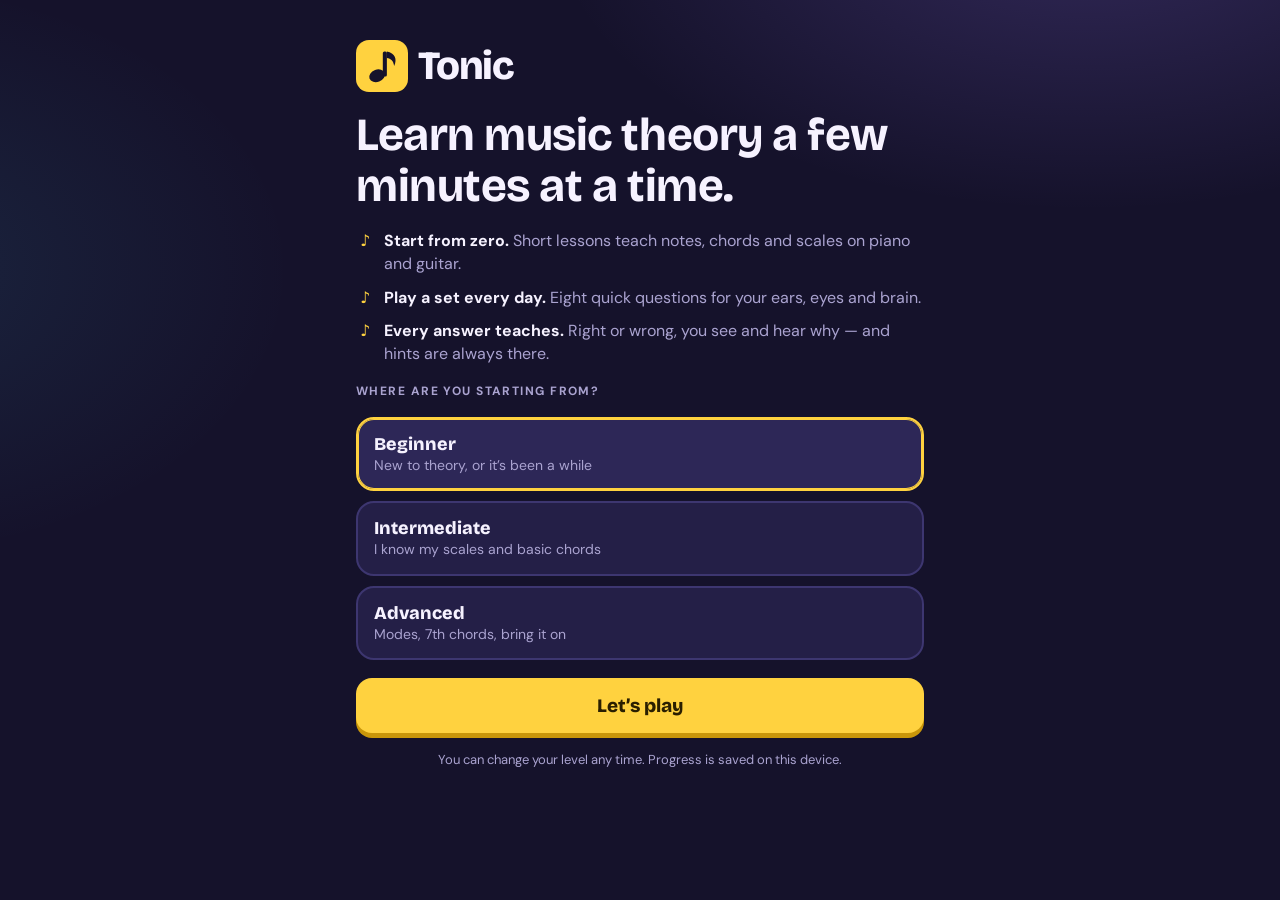
<file: index.html>
<!doctype html>
<html lang="en">
<head>
  <meta charset="utf-8">
  <meta name="viewport" content="width=device-width, initial-scale=1, viewport-fit=cover">
  <title>Tonic — your daily dose of music theory</title>
  <meta name="description" content="Learn music theory a few minutes a day. Short lessons on notes, chords and scales for piano and guitar, plus a daily set of questions for your ears, eyes and brain.">
  <meta name="theme-color" content="#15122b">
  <link rel="icon" href="data:image/svg+xml,%3Csvg xmlns='http://www.w3.org/2000/svg' viewBox='0 0 64 64'%3E%3Crect width='64' height='64' rx='16' fill='%23ffd23f'/%3E%3Cellipse cx='26' cy='44' rx='10' ry='7.5' transform='rotate(-20 26 44)' fill='%2315122b'/%3E%3Crect x='33' y='14' width='5' height='31' rx='2' fill='%2315122b'/%3E%3Cpath d='M38 14c10 2 13 9 9 18-1-7-4-9-9-10z' fill='%2315122b'/%3E%3C/svg%3E">
  <link rel="preconnect" href="https://fonts.googleapis.com">
  <link rel="preconnect" href="https://fonts.gstatic.com" crossorigin>
  <link href="https://fonts.googleapis.com/css2?family=Bricolage+Grotesque:opsz,wght@12..96,600;12..96,800&family=DM+Sans:opsz,wght@9..40,400;9..40,500;9..40,700&display=swap" rel="stylesheet">
  <link rel="stylesheet" href="css/styles.css">
</head>
<body>
  <div id="app"></div>
  <noscript><p style="padding:2rem;color:#fff;font-family:sans-serif">Tonic needs JavaScript to play.</p></noscript>
  <script src="js/theory.js"></script>
  <script src="js/guitar.js"></script>
  <script src="js/questions.js"></script>
  <script src="js/lessons.js"></script>
  <script src="js/scenery.js"></script>
  <script src="js/trail.js"></script>
  <script src="js/deepcut.js"></script>
  <script src="js/audio.js"></script>
  <script src="js/render.js"></script>
  <script src="js/store.js"></script>
  <script src="js/app.js"></script>
</body>
</html>
</file>
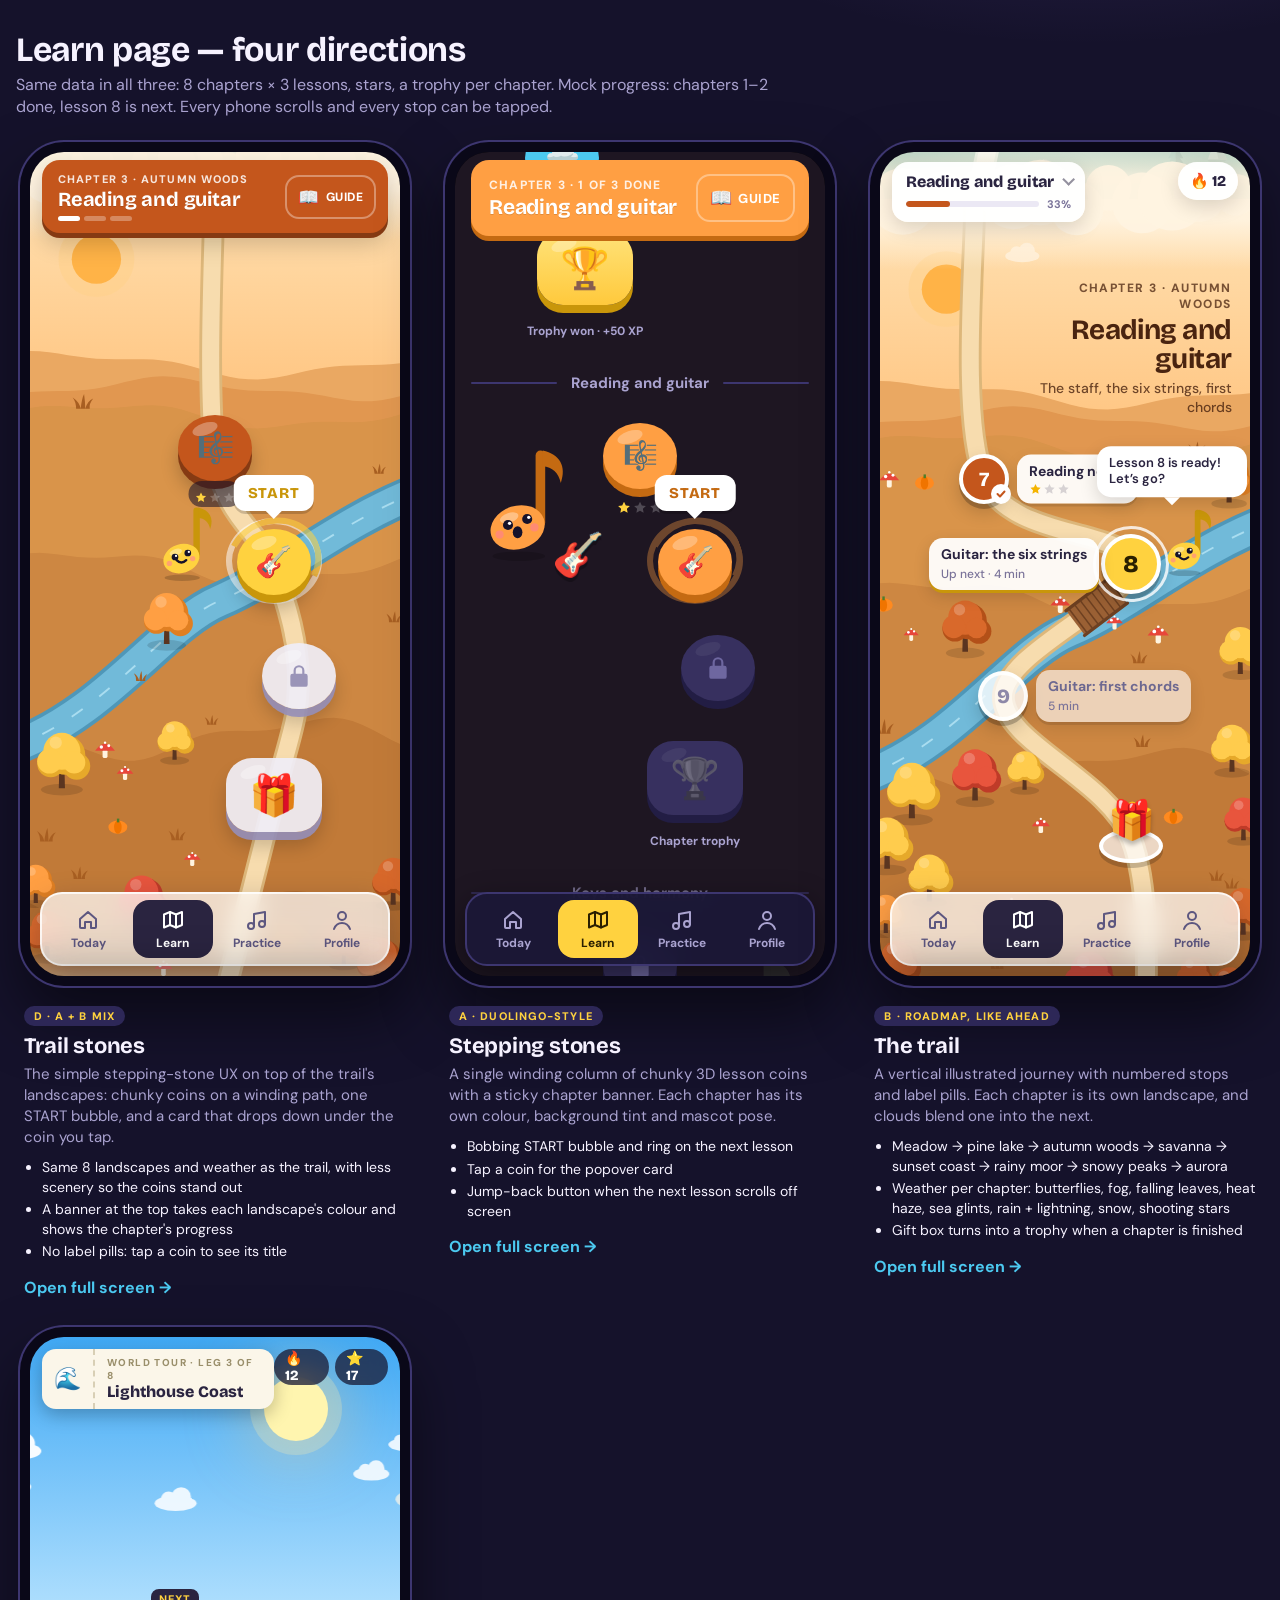
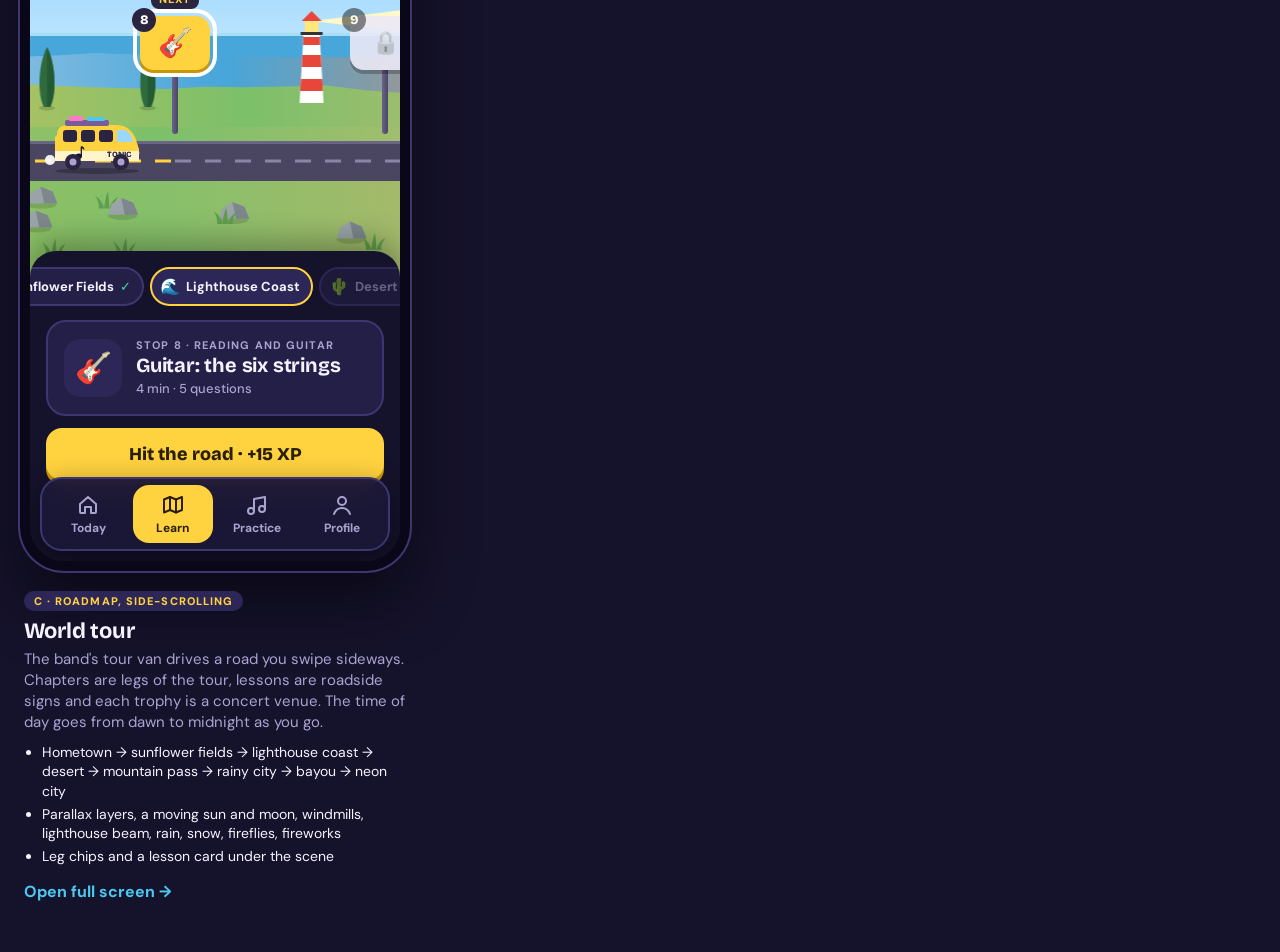
<file: concepts/learn/index.html>
<!doctype html>
<html lang="en">
<head>
<meta charset="utf-8">
<meta name="viewport" content="width=device-width, initial-scale=1">
<title>Learn concepts</title>
<link rel="preconnect" href="https://fonts.googleapis.com">
<link rel="preconnect" href="https://fonts.gstatic.com" crossorigin>
<link href="https://fonts.googleapis.com/css2?family=Bricolage+Grotesque:opsz,wght@12..96,600;12..96,800&family=DM+Sans:opsz,wght@9..40,400;9..40,500;9..40,700&display=swap" rel="stylesheet">
<link rel="stylesheet" href="shared.css">
<style>
  body { overflow-x: hidden; background: radial-gradient(900px 500px at 85% -10%, rgba(155, 123, 255, .22), transparent 60%), var(--bg); min-height: 100vh; }
  header { max-width: 1280px; margin: 0 auto; padding: 32px 16px 8px; }
  header h1 { font-size: 34px; }
  header p { color: var(--mute); margin-top: 6px; max-width: 70ch; }
  .grid { max-width: 1280px; margin: 0 auto; padding: 16px 16px 48px; display: grid; grid-template-columns: repeat(auto-fit, minmax(330px, 1fr)); gap: 28px; justify-items: center; }
  figure { margin: 0; width: 100%; max-width: 390px; }
  .phone { width: 100%; aspect-ratio: 390 / 844; border-radius: 44px; padding: 10px; background: #0a0818; box-shadow: 0 0 0 2px #3d3670, 0 30px 60px rgba(0, 0, 0, .5); }
  .phone iframe { width: 100%; height: 100%; border: 0; border-radius: 34px; background: #000; display: block; }
  figcaption { padding: 18px 4px 0; }
  .tag { display: inline-block; padding: 3px 10px; border-radius: 99px; font: 800 11px var(--body); letter-spacing: .1em; text-transform: uppercase; background: var(--card-2); color: var(--yellow); }
  figcaption h2 { font-size: 22px; margin: 8px 0 6px; }
  figcaption p { color: var(--mute); font-size: 15px; }
  figcaption ul { margin: 10px 0 0; padding-left: 18px; color: var(--ink); font-size: 14px; }
  figcaption li { margin: 3px 0; }
  figcaption a { display: inline-block; margin-top: 12px; color: var(--sky); font-weight: 700; text-decoration: none; }
</style>
</head>
<body>
<header>
  <h1>Learn page — four directions</h1>
  <p>Same data in all three: 8 chapters × 3 lessons, stars, a trophy per chapter. Mock progress: chapters 1–2 done, lesson 8 is next. Every phone scrolls and every stop can be tapped.</p>
</header>
<main class="grid">
  <figure>
    <div class="phone"><iframe src="d-mix.html" title="Trail stones concept"></iframe></div>
    <figcaption>
      <span class="tag">D · A + B mix</span>
      <h2>Trail stones</h2>
      <p>The simple stepping-stone UX on top of the trail's landscapes: chunky coins on a winding path, one START bubble, and a card that drops down under the coin you tap.</p>
      <ul><li>Same 8 landscapes and weather as the trail, with less scenery so the coins stand out</li><li>A banner at the top takes each landscape's colour and shows the chapter's progress</li><li>No label pills: tap a coin to see its title</li></ul>
      <a href="d-mix.html" target="_blank">Open full screen →</a>
    </figcaption>
  </figure>
  <figure>
    <div class="phone"><iframe src="a-stones.html" title="Stepping stones concept"></iframe></div>
    <figcaption>
      <span class="tag">A · Duolingo-style</span>
      <h2>Stepping stones</h2>
      <p>A single winding column of chunky 3D lesson coins with a sticky chapter banner. Each chapter has its own colour, background tint and mascot pose.</p>
      <ul><li>Bobbing START bubble and ring on the next lesson</li><li>Tap a coin for the popover card</li><li>Jump-back button when the next lesson scrolls off screen</li></ul>
      <a href="a-stones.html" target="_blank">Open full screen →</a>
    </figcaption>
  </figure>
  <figure>
    <div class="phone"><iframe src="b-trail.html" title="The trail concept"></iframe></div>
    <figcaption>
      <span class="tag">B · Roadmap, like Ahead</span>
      <h2>The trail</h2>
      <p>A vertical illustrated journey with numbered stops and label pills. Each chapter is its own landscape, and clouds blend one into the next.</p>
      <ul><li>Meadow → pine lake → autumn woods → savanna → sunset coast → rainy moor → snowy peaks → aurora</li><li>Weather per chapter: butterflies, fog, falling leaves, heat haze, sea glints, rain + lightning, snow, shooting stars</li><li>Gift box turns into a trophy when a chapter is finished</li></ul>
      <a href="b-trail.html" target="_blank">Open full screen →</a>
    </figcaption>
  </figure>
  <figure>
    <div class="phone"><iframe src="c-tour.html" title="World tour concept"></iframe></div>
    <figcaption>
      <span class="tag">C · Roadmap, side-scrolling</span>
      <h2>World tour</h2>
      <p>The band's tour van drives a road you swipe sideways. Chapters are legs of the tour, lessons are roadside signs and each trophy is a concert venue. The time of day goes from dawn to midnight as you go.</p>
      <ul><li>Hometown → sunflower fields → lighthouse coast → desert → mountain pass → rainy city → bayou → neon city</li><li>Parallax layers, a moving sun and moon, windmills, lighthouse beam, rain, snow, fireflies, fireworks</li><li>Leg chips and a lesson card under the scene</li></ul>
      <a href="c-tour.html" target="_blank">Open full screen →</a>
    </figcaption>
  </figure>
</main>
</body>
</html>
</file>
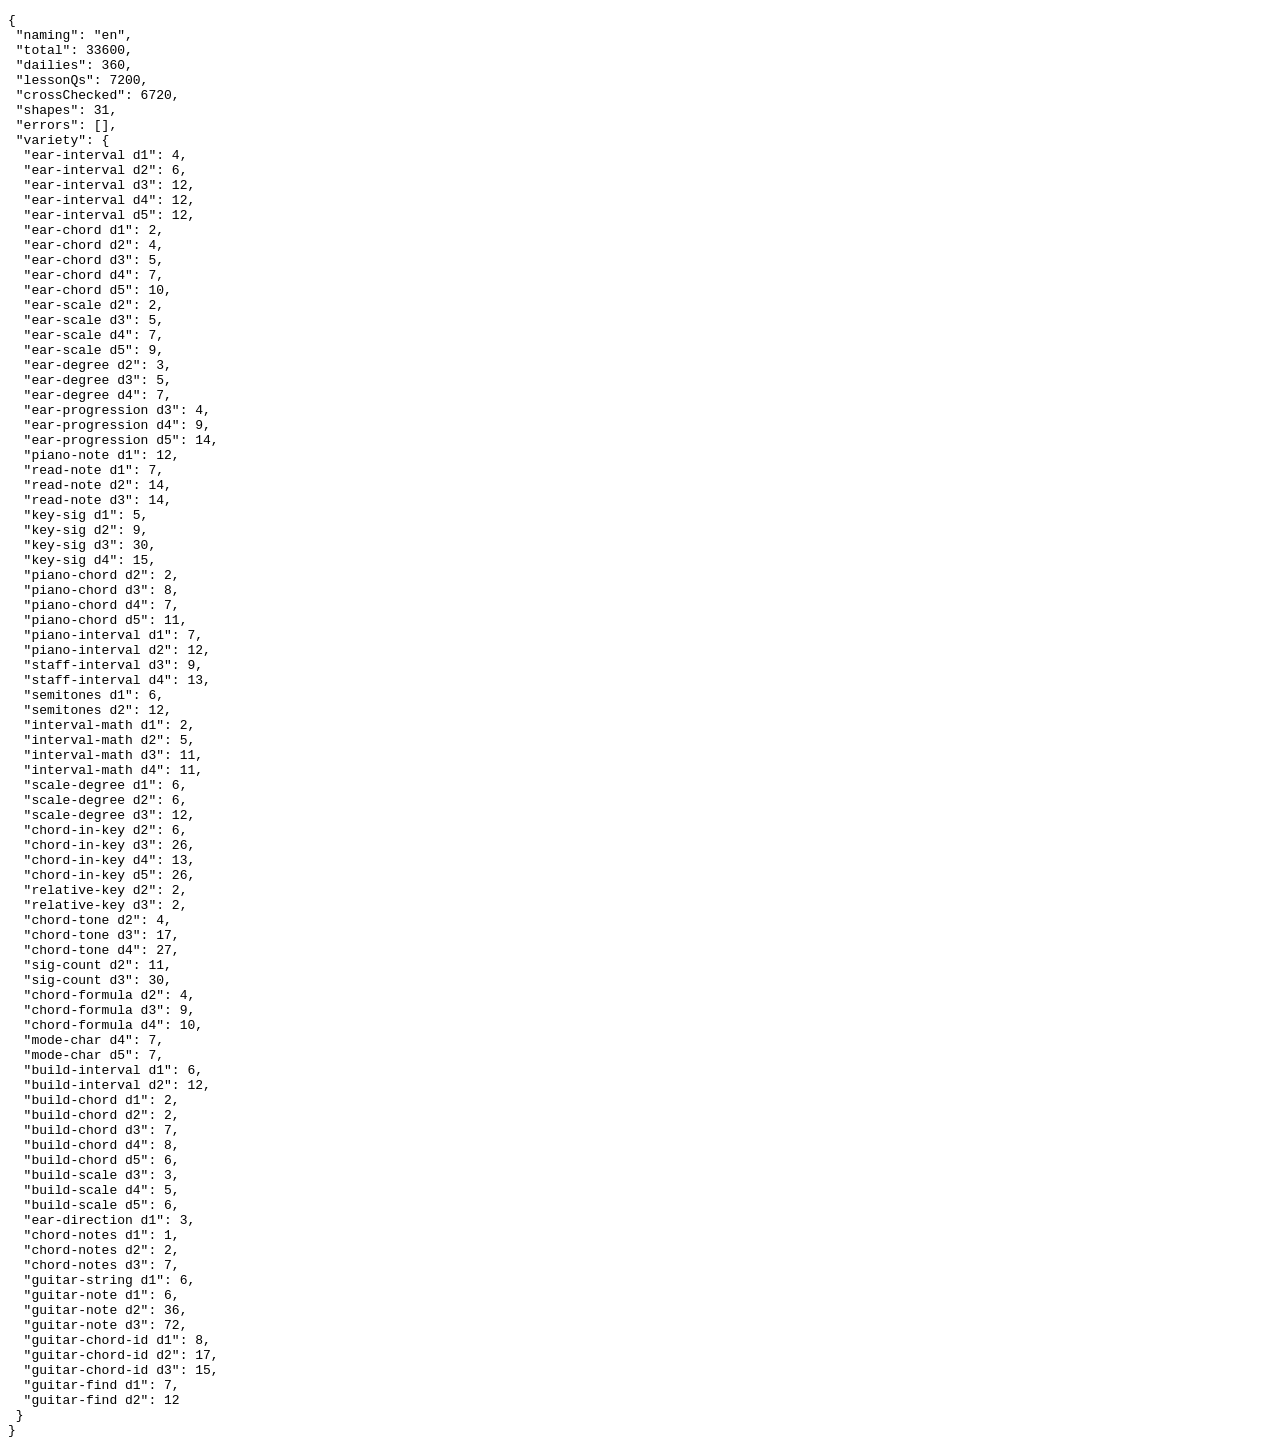
<file: test.html>
<!doctype html>
<meta charset="utf-8">
<title>Tonic — generator fuzz test</title>
<pre id="out">running…</pre>
<script src="js/theory.js"></script>
<script src="js/guitar.js"></script>
<script src="js/questions.js"></script>
<script src="js/lessons.js"></script>
<script src="js/deepcut.js"></script>
<script>
/* Runs every generator thousands of times and checks the questions are well formed:
   one correct answer, no duplicate options, clean spellings, sane audio. */
(function () {
  const T = Theory, Q = Questions;
  // test.html?naming=both (or fr) runs everything with that note-name setting
  const naming = new URLSearchParams(location.search).get('naming') || 'en';
  T.setNaming(naming);
  const errs = [], stats = {};
  const fail = (id, d, msg, q) => { if (errs.length < 60) errs.push(`${id} d${d}: ${msg}` + (q ? ' | ' + q.prompt + ' -> ' + q.answerText : '')); };
  let total = 0;
  Q.GENS.forEach((g) => {
    for (let d = g.min; d <= g.max; d++) {
      const keys = new Set();
      for (let i = 0; i < 400; i++) {
        const rng = T.makeRng(g.id + ':' + d + ':' + i);
        let q;
        try { q = Q.make(g, rng, d); } catch (e) { fail(g.id, d, 'threw ' + e.message); continue; }
        total++;
        keys.add(q.key);
        if (!q.prompt || !q.explain || !q.answerText || !q.key) fail(g.id, d, 'missing field', q);
        if (/undefined|NaN|null/.test(q.prompt + q.explain + q.answerText + (q.sub || ''))) fail(g.id, d, 'bad text: ' + q.explain, q);
        if (/[{}]/.test(q.prompt + q.explain + q.answerText + (q.sub || '') + (q.hint || ''))) fail(g.id, d, 'unconverted note token: ' + q.explain + ' / ' + q.hint, q);
        const inp = q.input;
        if (inp.kind === 'choice') {
          const labels = inp.options.map((o) => o.label);
          if (new Set(labels).size !== labels.length) fail(g.id, d, 'duplicate options ' + labels.join(' / '), q);
          if (inp.answer < 0 || inp.answer >= labels.length) fail(g.id, d, 'bad answer index', q);
          if (labels.length < 2) fail(g.id, d, 'too few options', q);
          if (inp.layout !== 'letters' && labels.length < 3 && !(g.id === 'ear-chord' || g.id === 'ear-scale')) fail(g.id, d, 'only ' + labels.length + ' options', q);
          if (labels.some((l) => /undefined|NaN/.test(l) || !l)) fail(g.id, d, 'bad label ' + labels.join(' / '), q);
          if (g.id !== 'chord-formula' && labels.some((l) => /♯♯|♭♭|×/.test(l))) fail(g.id, d, 'double accidental in options ' + labels.join(' / '), q);
        } else if (inp.kind === 'fret') {
          if (!Guitar.positions(inp.targetPc, 0, inp.to).length) fail(g.id, d, 'note not reachable', q);
        } else {
          if (inp.exact) { if (!inp.targetMidis.every((m) => m >= inp.lo && m <= inp.hi)) fail(g.id, d, 'target off keyboard', q); }
          else if (new Set(inp.targetPcs).size !== inp.targetPcs.length) fail(g.id, d, 'dup target pcs', q);
        }
        if (!q.hint) fail(g.id, d, 'no hint', q);
        [q.visual, q.reveal].forEach((v) => {
          if (v && v.kind === 'fretboard') (v.dots || []).forEach((dd) => { if (dd.f !== 0 && (dd.f < v.from || dd.f > v.to)) fail(g.id, d, 'dot off fretboard', q); });
        });
        const evs = (q.audio || []).concat(q.audioAfter || []);
        evs.forEach((ev) => ev.midis.forEach((m) => { if (!(m >= 33 && m <= 96)) fail(g.id, d, 'midi out of range ' + m, q); }));
        [q.visual, q.reveal].forEach((v) => {
          if (v && v.kind === 'piano') {
            if (v.lo % 12 !== 0 || v.hi % 12 !== 11) fail(g.id, d, 'piano range not C..B', q);
            (v.marks || []).forEach((m) => { if (m < v.lo || m > v.hi) fail(g.id, d, 'mark off keyboard', q); });
          }
        });
      }
      stats[g.id + ' d' + d] = keys.size;
    }
  });
  // dailies
  let dailies = 0;
  ['beginner', 'intermediate', 'advanced'].forEach((tier) => {
    for (let day = 1; day <= 120; day++) {
      const ds = '2027-' + String(1 + (day % 12)).padStart(2, '0') + '-' + String(1 + (day % 28)).padStart(2, '0');
      try {
        const qs = Q.daily(ds, tier);
        if (qs.length !== 8) fail('daily', tier, 'length ' + qs.length);
        if (qs.filter((q) => q.skill === 'guitar').length > 1) fail('daily', tier, 'more than one guitar question');
        if (new Set(qs.map((q) => q.gen)).size < 7) fail('daily', tier, 'repeated generators: ' + qs.map((q) => q.gen).join(','));
        const again = Q.daily(ds, tier);
        if (JSON.stringify(again.map((q) => q.key + q.answerText)) !== JSON.stringify(qs.map((q) => q.key + q.answerText))) fail('daily', tier, 'not deterministic');
        const dc = DeepCut.make(T.makeRng('dc:' + ds + ':' + tier), tier);
        if (dc.answers.length < 6) fail('deepcut', tier, 'few answers');
        if (new Set(dc.answers.map((a) => a.label)).size !== dc.answers.length) fail('deepcut', tier, 'dup labels');
        dailies++;
      } catch (e) { fail('daily', tier, 'threw ' + e.message + ' ' + (e.stack || '').split('\n')[1]); }
    }
  });
  // guitar shapes must contain exactly the notes of the chord they claim to be
  Guitar.SHAPES.forEach((sh) => {
    const want = new Set(T.chordPcs(sh.rootPc, sh.q));
    const got = new Set(sh.frets.map((f, s) => (f < 0 ? null : Guitar.pcAt(s, f))).filter((x) => x !== null));
    if (want.size !== got.size || [...want].some((p) => !got.has(p))) fail('guitar-shape', 0, sh.id + ' plays the wrong notes');
    const lowest = sh.frets.findIndex((f) => f >= 0);
    if (Guitar.pcAt(lowest, sh.frets[lowest]) !== sh.rootPc) fail('guitar-shape', 0, sh.id + ' does not have its root in the bass');
  });
  // lessons: every quiz builds, every card's picture is in range
  let lessonQs = 0;
  Lessons.LESSONS.forEach((les) => {
    for (let i = 0; i < 60; i++) {
      try {
        const qs = Q.lessonQuiz(T.makeRng(les.id + i), les.quiz);
        if (qs.length !== 5) fail('lesson', 0, les.id + ' quiz has ' + qs.length + ' questions');
        lessonQs += qs.length;
      } catch (e) { fail('lesson', 0, les.id + ' quiz threw ' + e.message); }
    }
    les.cards.forEach((c, i) => {
      if (!c.h || !c.p) fail('lesson', 0, les.id + ' card ' + i + ' missing text');
      const words = [les.title, les.blurb, c.h, c.p, c.al || '', (c.v && c.v.big) || ''].concat(c.v && c.v.items ? c.v.items.map((it) => it.cap || '') : []).join(' ');
      if (/[{}]/.test(words)) fail('lesson', 0, les.id + ' card ' + i + ' unconverted note token: ' + words);
      const vs = !c.v ? [] : c.v.kind === 'row' ? c.v.items.map((it) => it.v) : [c.v];
      vs.forEach((v) => {
        if (v.kind === 'piano') v.marks.forEach((m) => { if (m < v.lo || m > v.hi) fail('lesson', 0, les.id + ' card ' + i + ' mark off keyboard'); });
        if (v.kind === 'fretboard') (v.dots || []).forEach((dd) => { if (dd.f !== 0 && (dd.f < v.from || dd.f > v.to)) fail('lesson', 0, les.id + ' card ' + i + ' dot off fretboard'); });
      });
      (c.a || []).forEach((ev) => ev.midis.forEach((m) => { if (!(m >= 33 && m <= 96)) fail('lesson', 0, les.id + ' card ' + i + ' midi ' + m); }));
    });
  });
  // with guitar switched off, no guitar question may reach the daily set
  Q.setGuitar(false);
  for (let day = 1; day <= 60; day++) ['beginner', 'intermediate', 'advanced'].forEach((tier) => {
    if (Q.daily('2028-01-' + day, tier).some((q) => q.skill === 'guitar')) fail('daily', tier, 'guitar question while guitar is off');
  });
  Q.setGuitar(true);
  // The note-name setting changes wording only: the same seed must give the same question,
  // the same answer and the same number of options in every setting.
  let crossChecked = 0;
  const answerShape = (q) => JSON.stringify([q.key, q.input.kind, q.input.answer, (q.input.options || []).length, q.input.targetPcs, q.input.targetMidis, q.input.targetPc,
    (q.input.options || []).map((o) => !!o.audio), q.audio, q.audioAfter]);
  Q.GENS.forEach((g) => {
    for (let d = g.min; d <= g.max; d++) {
      for (let i = 0; i < 80; i++) {
        const seed = 'x:' + g.id + ':' + d + ':' + i;
        const shapes = T.NAMINGS.map((nmode) => { T.setNaming(nmode); return answerShape(Q.make(g, T.makeRng(seed), d)); });
        if (shapes.some((s) => s !== shapes[0])) fail(g.id, d, 'question differs between note-name settings');
        crossChecked++;
      }
    }
  });
  ['beginner', 'intermediate', 'advanced'].forEach((tier) => {
    const sets = T.NAMINGS.map((nmode) => { T.setNaming(nmode); return Q.daily('2027-03-14', tier).map(answerShape).join('|'); });
    if (sets.some((s) => s !== sets[0])) fail('daily', tier, 'daily set differs between note-name settings');
  });
  T.setNaming(naming);
  const out = { naming, total, dailies, lessonQs, crossChecked, shapes: Guitar.SHAPES.length, errors: errs, variety: stats };
  window.__fuzz = out;
  document.getElementById('out').textContent = JSON.stringify(out, null, 1);
})();
</script>
</file>
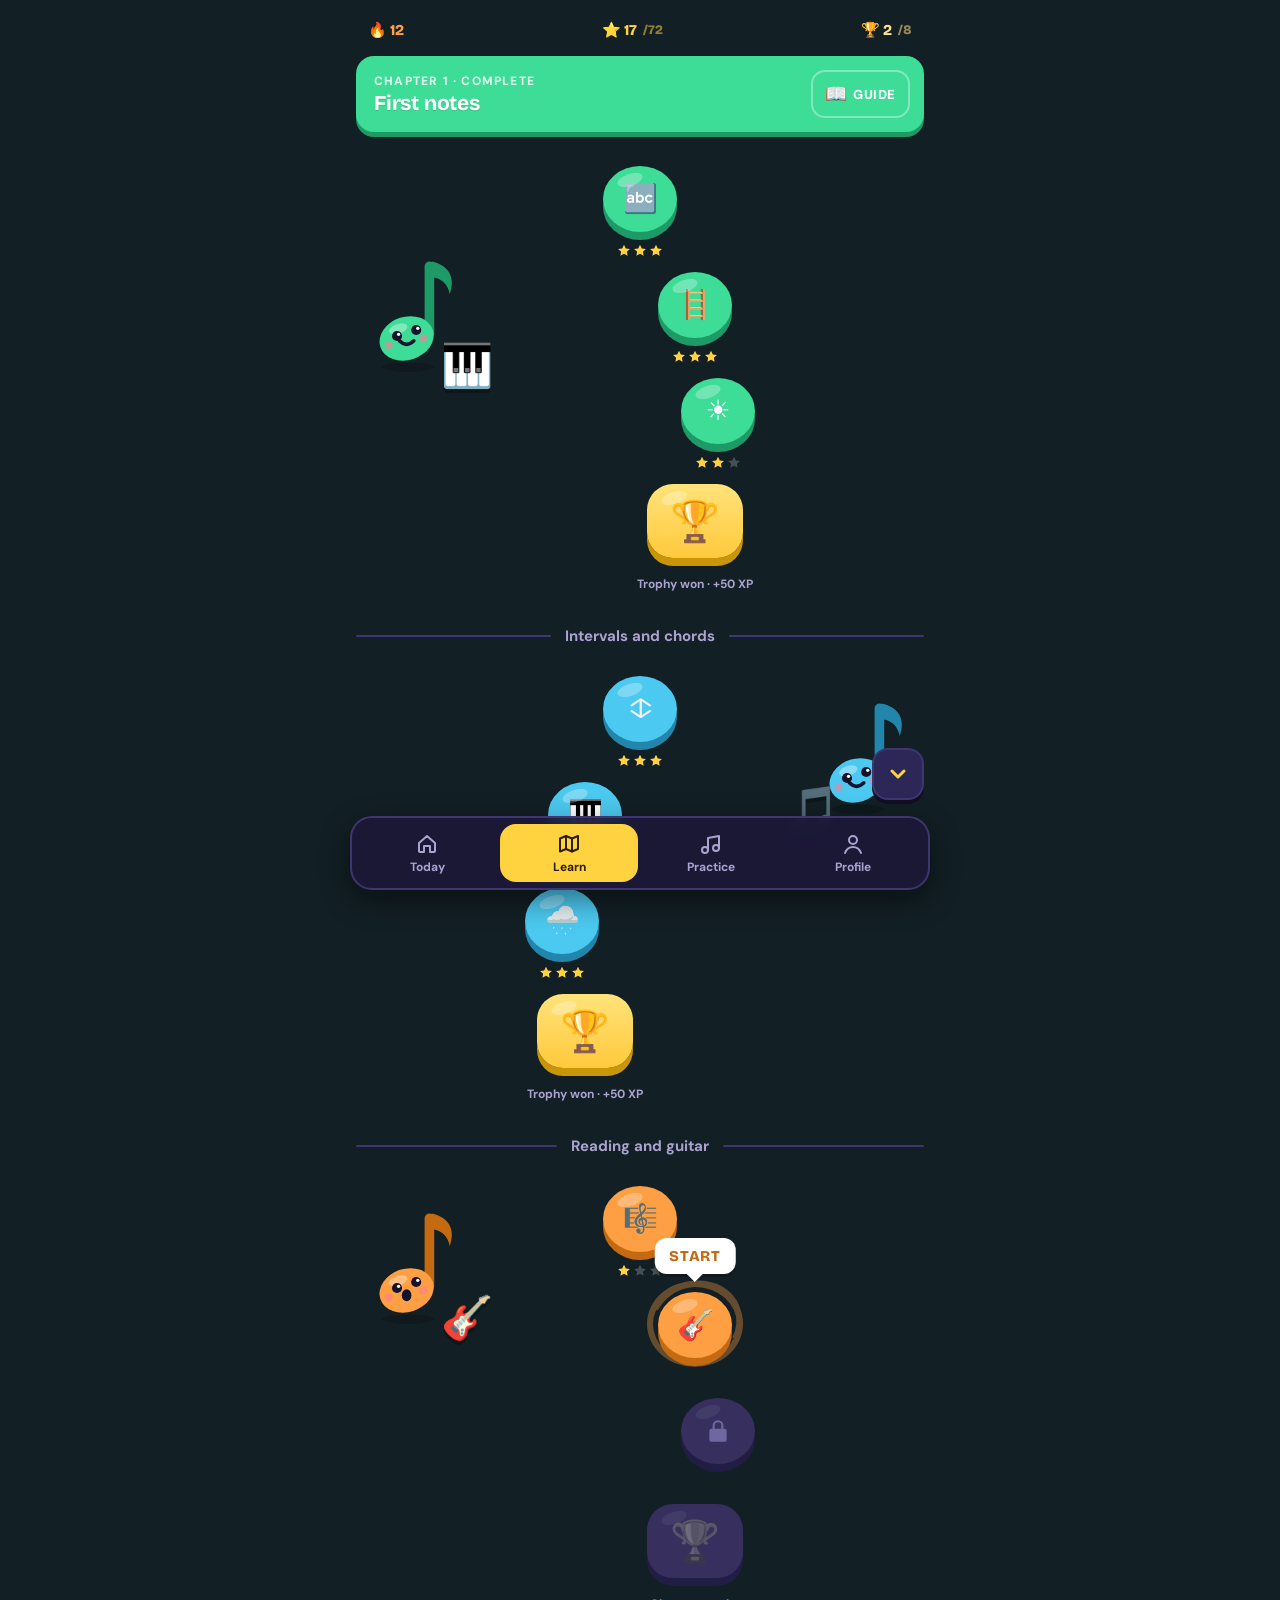
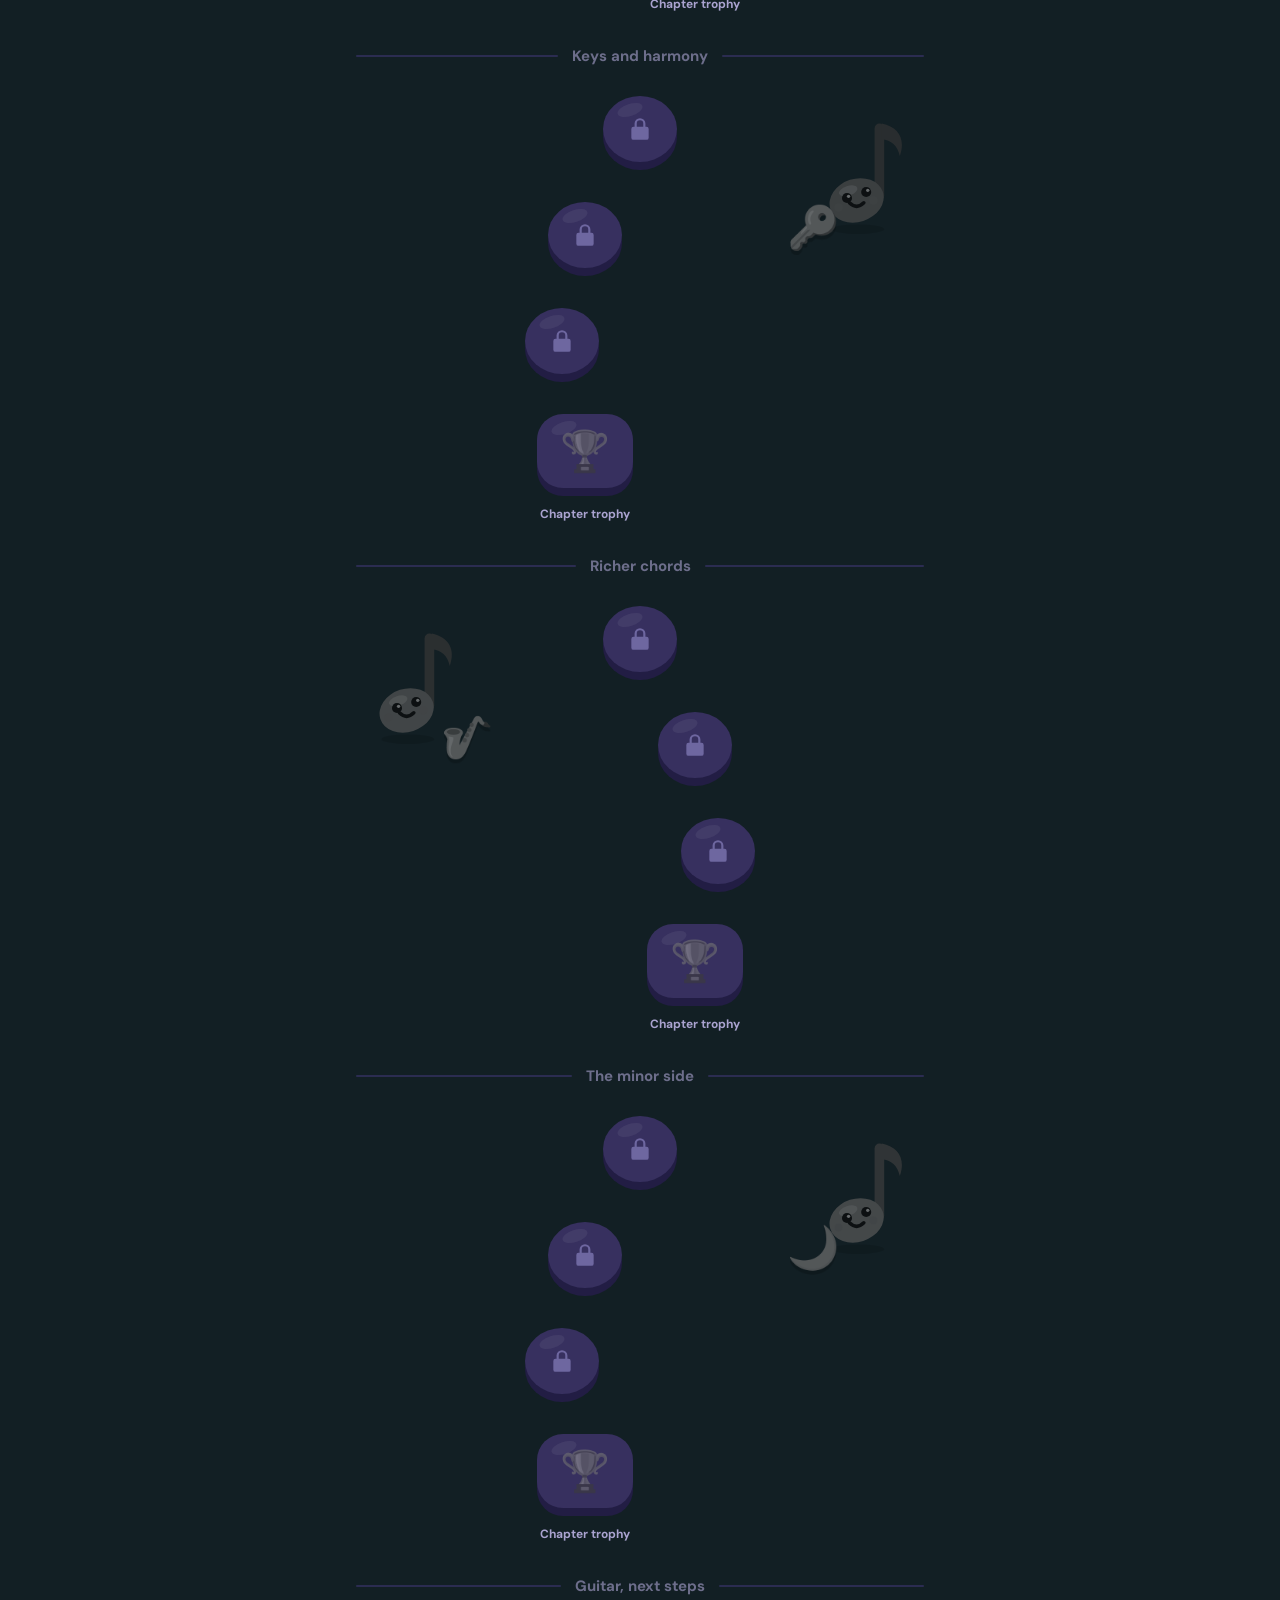
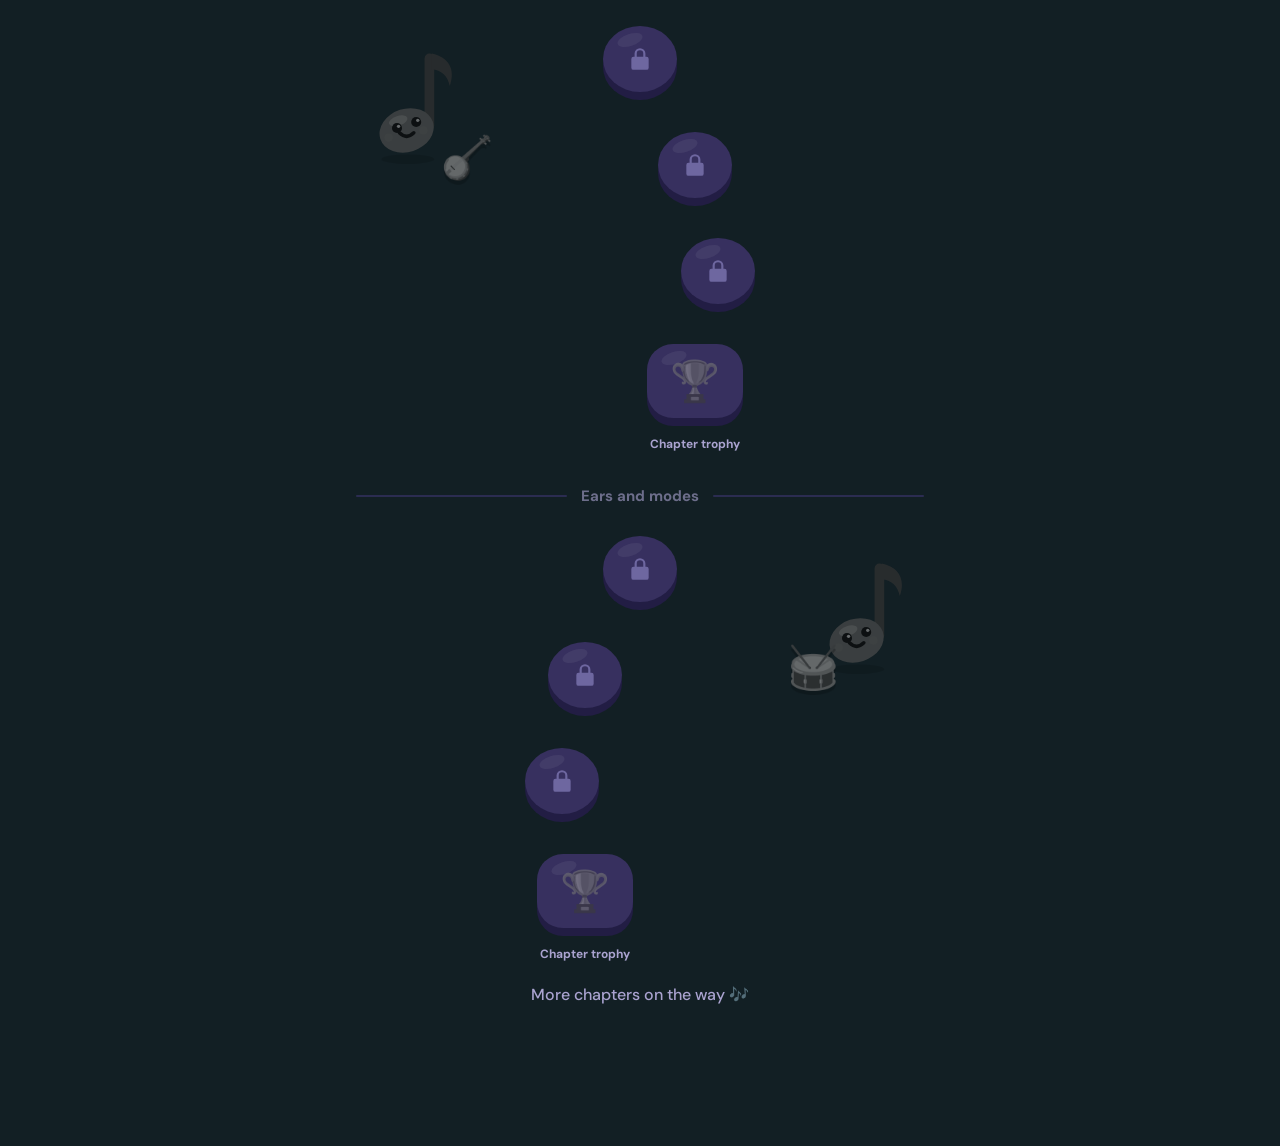
<file: concepts/learn/a-stones.html>
<!doctype html>
<html lang="en">
<head>
<meta charset="utf-8">
<meta name="viewport" content="width=device-width, initial-scale=1, viewport-fit=cover">
<title>Learn — Stepping stones</title>
<link rel="preconnect" href="https://fonts.googleapis.com">
<link rel="preconnect" href="https://fonts.gstatic.com" crossorigin>
<link href="https://fonts.googleapis.com/css2?family=Bricolage+Grotesque:opsz,wght@12..96,600;12..96,800&family=DM+Sans:opsz,wght@9..40,400;9..40,500;9..40,700&display=swap" rel="stylesheet">
<link rel="stylesheet" href="shared.css">
<style>
  body { background: var(--bg); transition: background-color .5s; }
  .wrap { max-width: 600px; margin: 0 auto; padding: 0 16px 130px; }

  /* top chips */
  .top { display: flex; justify-content: space-between; align-items: center; padding: 14px 0 10px; }
  .chip { display: inline-flex; align-items: center; gap: 6px; padding: 7px 12px; border-radius: 99px; font: 800 15px var(--display); }
  .chip.fire { color: var(--orange); }
  .chip.star { color: var(--yellow); }
  .chip.cup { color: #ffe08a; }
  .chip .stars i { width: 18px; height: 18px; }

  /* sticky chapter banner */
  .banner { position: sticky; top: 8px; z-index: 20; display: flex; align-items: center; gap: 12px; padding: 14px 14px 14px 18px; border-radius: 18px;
    background: var(--c); box-shadow: 0 5px 0 var(--cd); color: #fff; transition: background .35s, box-shadow .35s; }
  .banner .t { flex: 1; min-width: 0; }
  .banner .k { font: 800 12px var(--body); letter-spacing: .1em; text-transform: uppercase; opacity: .85; }
  .banner h1 { font-size: 21px; margin-top: 3px; text-shadow: 0 1px 0 rgba(0, 0, 0, .12); }
  .banner .guide { display: flex; align-items: center; gap: 6px; padding: 10px 12px; border-radius: 14px; border: 2px solid rgba(255, 255, 255, .35); font: 800 13px var(--body); letter-spacing: .04em; text-transform: uppercase; }
  .banner .guide span { font-size: 18px; }

  /* chapter sections */
  .unit { position: relative; padding: 34px 0 10px; }
  .divider { display: flex; align-items: center; gap: 14px; margin: 18px 0 30px; color: var(--mute); font: 700 15px var(--body); }
  .divider::before, .divider::after { content: ''; flex: 1; height: 2px; background: var(--line); border-radius: 2px; }
  .unit.locked .divider { opacity: .6; }
  .path { position: relative; display: flex; flex-direction: column; align-items: center; gap: 36px; }

  /* lesson nodes — chunky 3D coins */
  .node { position: relative; width: 74px; height: 70px; transform: translateX(var(--x)); }
  .coin { position: relative; width: 74px; height: 66px; border-radius: 50%; background: var(--c); box-shadow: 0 8px 0 var(--cd); display: grid; place-items: center; font-size: 30px;
    transition: transform .08s, box-shadow .08s; }
  .coin::after { content: ''; position: absolute; left: 14px; top: 8px; width: 26px; height: 12px; border-radius: 50%; background: rgba(255, 255, 255, .28); transform: rotate(-18deg); }
  .coin:active { transform: translateY(6px); box-shadow: 0 2px 0 var(--cd); }
  .node.locked .coin { background: #37305f; box-shadow: 0 8px 0 #221d44; color: #6e67a0; }
  .node.locked .coin::after { background: rgba(255, 255, 255, .06); }
  .node.locked .coin svg { width: 26px; height: 26px; fill: currentColor; }
  .node .badge { position: absolute; left: 50%; bottom: -24px; transform: translateX(-50%); }
  .node .badge .stars i { width: 15px; height: 15px; }
  .node.done .coin { font-size: 28px; }
  .node.current .ring { position: absolute; inset: -11px -11px -5px; border-radius: 50%; border: 6px solid var(--c); opacity: .35; }
  .node.current .ring::after { content: ''; position: absolute; inset: -6px; border-radius: 50%; border: 6px solid transparent; border-top-color: var(--c); border-right-color: var(--c); opacity: 1; transform: rotate(-20deg); }
  .start { position: absolute; left: 50%; bottom: calc(100% + 18px); transform: translateX(-50%); padding: 9px 14px; border-radius: 12px; background: #fff; color: var(--cd); font: 800 15px var(--display); letter-spacing: .06em; white-space: nowrap; box-shadow: 0 3px 0 rgba(0, 0, 0, .18); animation: bob 1.4s ease-in-out infinite; }
  .start::after { content: ''; position: absolute; left: 50%; top: 100%; transform: translateX(-50%); border: 8px solid transparent; border-top-color: #fff; }
  @keyframes bob { 50% { transform: translate(-50%, -6px); } }

  /* chapter trophy */
  .node.trophy { width: 96px; height: 80px; }
  .node.trophy .coin { width: 96px; height: 74px; border-radius: 26px; font-size: 40px; background: linear-gradient(#ffe37a, #ffc93c); box-shadow: 0 8px 0 var(--yellow-d); }
  .node.trophy.locked .coin { background: #37305f; box-shadow: 0 8px 0 #221d44; }
  .node.trophy.locked .coin span { filter: grayscale(1) brightness(.6); opacity: .6; }
  .node.trophy .lbl { position: absolute; top: calc(100% + 12px); left: 50%; transform: translateX(-50%); white-space: nowrap; font: 700 12px var(--body); color: var(--mute); }

  /* chapter mascots beside the path */
  .buddy { position: absolute; width: 120px; height: 150px; top: 120px; pointer-events: none; }
  .buddy .inst { position: absolute; font-size: 42px; bottom: 6px; filter: drop-shadow(0 4px 0 rgba(0, 0, 0, .25)); }
  .buddy.l { left: 2%; } .buddy.r { right: 2%; }
  .buddy.l .inst { right: -6px; } .buddy.r .inst { left: -6px; }
  .unit.locked .buddy { filter: grayscale(1) brightness(.55); opacity: .7; }
  .buddy .m { width: 96px; height: 120px; animation: sway 3.2s ease-in-out infinite; transform-origin: 50% 100%; }
  .buddy.r .m { margin-left: auto; }
  @keyframes sway { 50% { transform: rotate(-4deg) translateY(-3px); } }

  /* lesson popover */
  .pop { position: absolute; z-index: 25; left: 50%; width: min(330px, calc(100vw - 32px)); padding: 18px; border-radius: 20px; background: var(--c); color: #fff; box-shadow: 0 6px 0 var(--cd), 0 18px 40px rgba(0, 0, 0, .35);
    transform: translateX(-50%) scale(.9); opacity: 0; pointer-events: none; transition: transform .16s, opacity .16s; }
  .pop.on { transform: translateX(-50%) scale(1); opacity: 1; pointer-events: auto; }
  .pop::before { content: ''; position: absolute; top: -12px; left: var(--ax, 50%); transform: translateX(-50%); border: 12px solid transparent; border-top: 0; border-bottom-color: var(--c); }
  .pop .k { font: 700 12px var(--body); letter-spacing: .08em; text-transform: uppercase; opacity: .85; }
  .pop h3 { font-size: 21px; margin: 4px 0 6px; }
  .pop .row { display: flex; align-items: center; gap: 10px; font-weight: 500; opacity: .95; margin-bottom: 14px; }
  .pop .go { width: 100%; padding: 14px; border-radius: 14px; background: #fff; color: var(--cd); font: 800 17px var(--display); letter-spacing: .03em; box-shadow: 0 5px 0 rgba(0, 0, 0, .2); }
  .pop.locked { background: #2d2757; box-shadow: 0 6px 0 #1c1838, 0 18px 40px rgba(0, 0, 0, .35); }
  .pop.locked::before { border-bottom-color: #2d2757; }
  .pop.locked .go { background: #3d3670; color: var(--mute); box-shadow: none; }

  /* jump to current */
  .jump { position: fixed; right: max(16px, calc(50% - 284px)); bottom: 100px; z-index: 22; width: 52px; height: 52px; border-radius: 16px; background: var(--card-2); border: 2px solid var(--line); box-shadow: 0 4px 0 #120f22; display: grid; place-items: center; transition: opacity .2s, transform .2s; }
  .jump svg { width: 24px; height: 24px; stroke: var(--yellow); stroke-width: 3; fill: none; stroke-linecap: round; stroke-linejoin: round; transition: transform .2s; }
  .jump.hide { opacity: 0; transform: scale(.7); pointer-events: none; }
  .jump.up svg { transform: rotate(180deg); }

  .end { text-align: center; color: var(--mute); padding: 40px 0 10px; font-weight: 500; }
</style>
</head>
<body>
<div class="wrap">
  <div class="top" id="top"></div>
  <header class="banner" id="banner"></header>
  <main id="map"></main>
  <p class="end">More chapters on the way 🎶</p>
</div>
<button class="jump hide" id="jump" aria-label="Jump to your next lesson"><svg viewBox="0 0 24 24"><path d="M6 9l6 6 6-6"/></svg></button>
<div id="tabs"></div>
<script src="shared.js"></script>
<script>
(function () {
  const T = window.TONIC;
  // one colour pair per chapter — the "scenery" here is the colour of each unit
  const COL = [['#3ddc97', '#1d9a66'], ['#4cc9f0', '#2286ac'], ['#ff9f43', '#c46a12'], ['#9b7bff', '#6a4fd1'],
    ['#ff7ac6', '#c4428c'], ['#2ec4b6', '#178a7f'], ['#5b8cff', '#3559c4'], ['#ff6b6b', '#c43f3f']];
  const BG = ['#121f24', '#11192b', '#1e1622', '#17122d', '#1f1226', '#0f1d22', '#11152d', '#1f1219'];
  const INST = ['🎹', '🎵', '🎸', '🔑', '🎷', '🌙', '🪕', '🥁'];
  const LOCK = '<svg viewBox="0 0 24 24"><path d="M7 10V7a5 5 0 0 1 10 0v3h1a2 2 0 0 1 2 2v8a2 2 0 0 1-2 2H6a2 2 0 0 1-2-2v-8a2 2 0 0 1 2-2zm2 0h6V7a3 3 0 0 0-6 0z"/></svg>';

  document.getElementById('top').innerHTML =
    '<span class="chip fire">🔥 ' + T.streak + '</span>' +
    '<span class="chip star">⭐ ' + T.totalStars + '<span style="opacity:.55;font-size:13px">/72</span></span>' +
    '<span class="chip cup">🏆 ' + T.trophies + '<span style="opacity:.55;font-size:13px">/8</span></span>';
  document.getElementById('tabs').innerHTML = T.tabbar();

  // winding offsets: a smooth S that continues across chapters
  let k = 0;
  const off = () => Math.round(Math.sin((k++) * Math.PI / 4) * 78);

  const map = document.getElementById('map');
  map.innerHTML = T.chapters.map((ch) => {
    const [c, cd] = COL[ch.ci];
    const start = k;
    const nodes = ch.lessons.map((l) => {
      const x = off();
      const inner = l.state === 'locked' ? LOCK : l.icon;
      return '<div class="node ' + l.state + '" style="--x:' + x + 'px">' +
        (l.state === 'current' ? '<span class="ring"></span><span class="start">START</span>' : '') +
        '<button class="coin" data-i="' + l.i + '" aria-label="Lesson ' + l.num + ': ' + l.title + '">' + inner + '</button>' +
        (l.state === 'done' ? '<span class="badge">' + T.stars(l.stars) + '</span>' : '') + '</div>';
    }).join('');
    const tx = off();
    const trophy = '<div class="node trophy ' + (ch.done ? 'done' : 'locked') + '" style="--x:' + tx + 'px">' +
      '<button class="coin" data-t="' + ch.ci + '" aria-label="Chapter ' + ch.num + ' trophy"><span>🏆</span></button>' +
      '<span class="lbl">' + (ch.done ? 'Trophy won · +50 XP' : 'Chapter trophy') + '</span></div>';
    // buddy sits on the side the path bulges away from
    const bulge = Math.sin((start + 1.5) * Math.PI / 4);
    const side = bulge > 0 ? 'l' : 'r';
    const buddy = '<div class="buddy ' + side + '"><div class="m">' +
      T.mascot({ body: c, dark: cd, mood: ch.ci === T.curChapter ? 'wow' : 'happy' }) + '</div><span class="inst">' + INST[ch.ci] + '</span></div>';
    return '<section class="unit ' + (ch.open ? 'open' : 'locked') + '" data-ci="' + ch.ci + '" style="--c:' + c + ';--cd:' + cd + '">' +
      (ch.ci ? '<div class="divider">' + ch.title + '</div>' : '') +
      buddy + '<div class="path">' + nodes + trophy + '</div></section>';
  }).join('');

  // sticky banner follows the chapter you're looking at
  const banner = document.getElementById('banner');
  let shown = -1;
  function setBanner(ci) {
    if (ci === shown) return;
    shown = ci;
    const ch = T.chapters[ci];
    const [c, cd] = COL[ci];
    banner.style.setProperty('--c', ch.open ? c : '#3d3670');
    banner.style.setProperty('--cd', ch.open ? cd : '#251f4a');
    document.body.style.backgroundColor = BG[ci];
    const status = ch.done ? 'Complete' : ch.open ? ch.doneCount + ' of 3 done' : 'Locked';
    banner.innerHTML = '<div class="t"><div class="k">Chapter ' + ch.num + ' · ' + status + '</div><h1>' + ch.title + '</h1></div>' +
      '<button class="guide"><span>📖</span>Guide</button>';
  }
  const units = [...document.querySelectorAll('.unit')];
  function onScroll() {
    const line = innerHeight * 0.42;
    let ci = 0;
    units.forEach((u, i) => { if (u.getBoundingClientRect().top < line) ci = i; });
    setBanner(ci);
    const cur = document.querySelector('.node.current').getBoundingClientRect();
    const jump = document.getElementById('jump');
    const out = cur.bottom < 90 || cur.top > innerHeight - 110;
    jump.classList.toggle('hide', !out);
    jump.classList.toggle('up', cur.bottom < 90);
  }
  addEventListener('scroll', onScroll, { passive: true });
  setBanner(0);

  // popover
  const pop = document.createElement('div');
  pop.className = 'pop';
  let popFor = null;
  function closePop() { pop.classList.remove('on'); popFor = null; }
  map.addEventListener('click', (e) => {
    const b = e.target.closest('.coin');
    if (!b) return;
    e.stopPropagation();
    if (popFor === b) return closePop();
    popFor = b;
    const unit = b.closest('.unit');
    const node = b.closest('.node');
    let html, locked;
    if (b.dataset.t !== undefined) {
      const ch = T.chapters[+b.dataset.t];
      locked = !ch.done;
      html = '<div class="k">Chapter ' + ch.num + ' trophy</div><h3>' + (ch.done ? 'You beat ' + ch.title + '!' : 'Finish all three lessons') + '</h3>' +
        '<div class="row">' + (ch.done ? T.stars(3) + ' ' + ch.starCount + ' of 9 stars' : 'Wins a trophy and +50 XP') + '</div>' +
        '<button class="go">' + (ch.done ? 'REPLAY CHAPTER' : 'LOCKED') + '</button>';
    } else {
      const l = T.lessons[+b.dataset.i];
      locked = l.state === 'locked';
      const why = locked ? 'Finish ' + (T.chapters[l.ci].open ? 'the lesson before' : 'Chapter ' + l.ci) + ' to unlock' : '';
      html = '<div class="k">Lesson ' + (l.li + 1) + ' of 3 · ' + l.mins + ' min</div><h3>' + l.title + '</h3>' +
        '<div class="row">' + (l.state === 'done' ? T.stars(l.stars) + ' Best: ' + l.stars + ' of 3' : locked ? why : '5 questions · no timer') + '</div>' +
        '<button class="go">' + (l.state === 'done' ? 'PRACTISE AGAIN' : locked ? 'LOCKED' : 'START +15 XP') + '</button>';
    }
    pop.className = 'pop' + (locked ? ' locked' : '');
    pop.innerHTML = html;
    unit.appendChild(pop);
    const ur = unit.getBoundingClientRect(), nr = node.getBoundingClientRect();
    const w = Math.min(330, innerWidth - 32);
    let cx = nr.left + nr.width / 2 - ur.left;
    const minC = w / 2, maxC = ur.width - w / 2;
    const left = Math.max(minC, Math.min(maxC, cx));
    pop.style.left = left + 'px';
    pop.style.top = (nr.bottom - ur.top + 18) + 'px';
    pop.style.setProperty('--ax', (w / 2 + (cx - left)) + 'px');
    void pop.offsetWidth;
    pop.classList.add('on');
  });
  document.addEventListener('click', (e) => { if (!pop.contains(e.target)) closePop(); });

  // land on the current lesson
  const cur = document.querySelector('.node.current');
  document.getElementById('jump').onclick = () => cur.scrollIntoView({ behavior: 'smooth', block: 'center' });
  const land = () => { cur.scrollIntoView({ block: 'center' }); onScroll(); };
  land();
  addEventListener('load', land);
})();
</script>
</body>
</html>
</file>
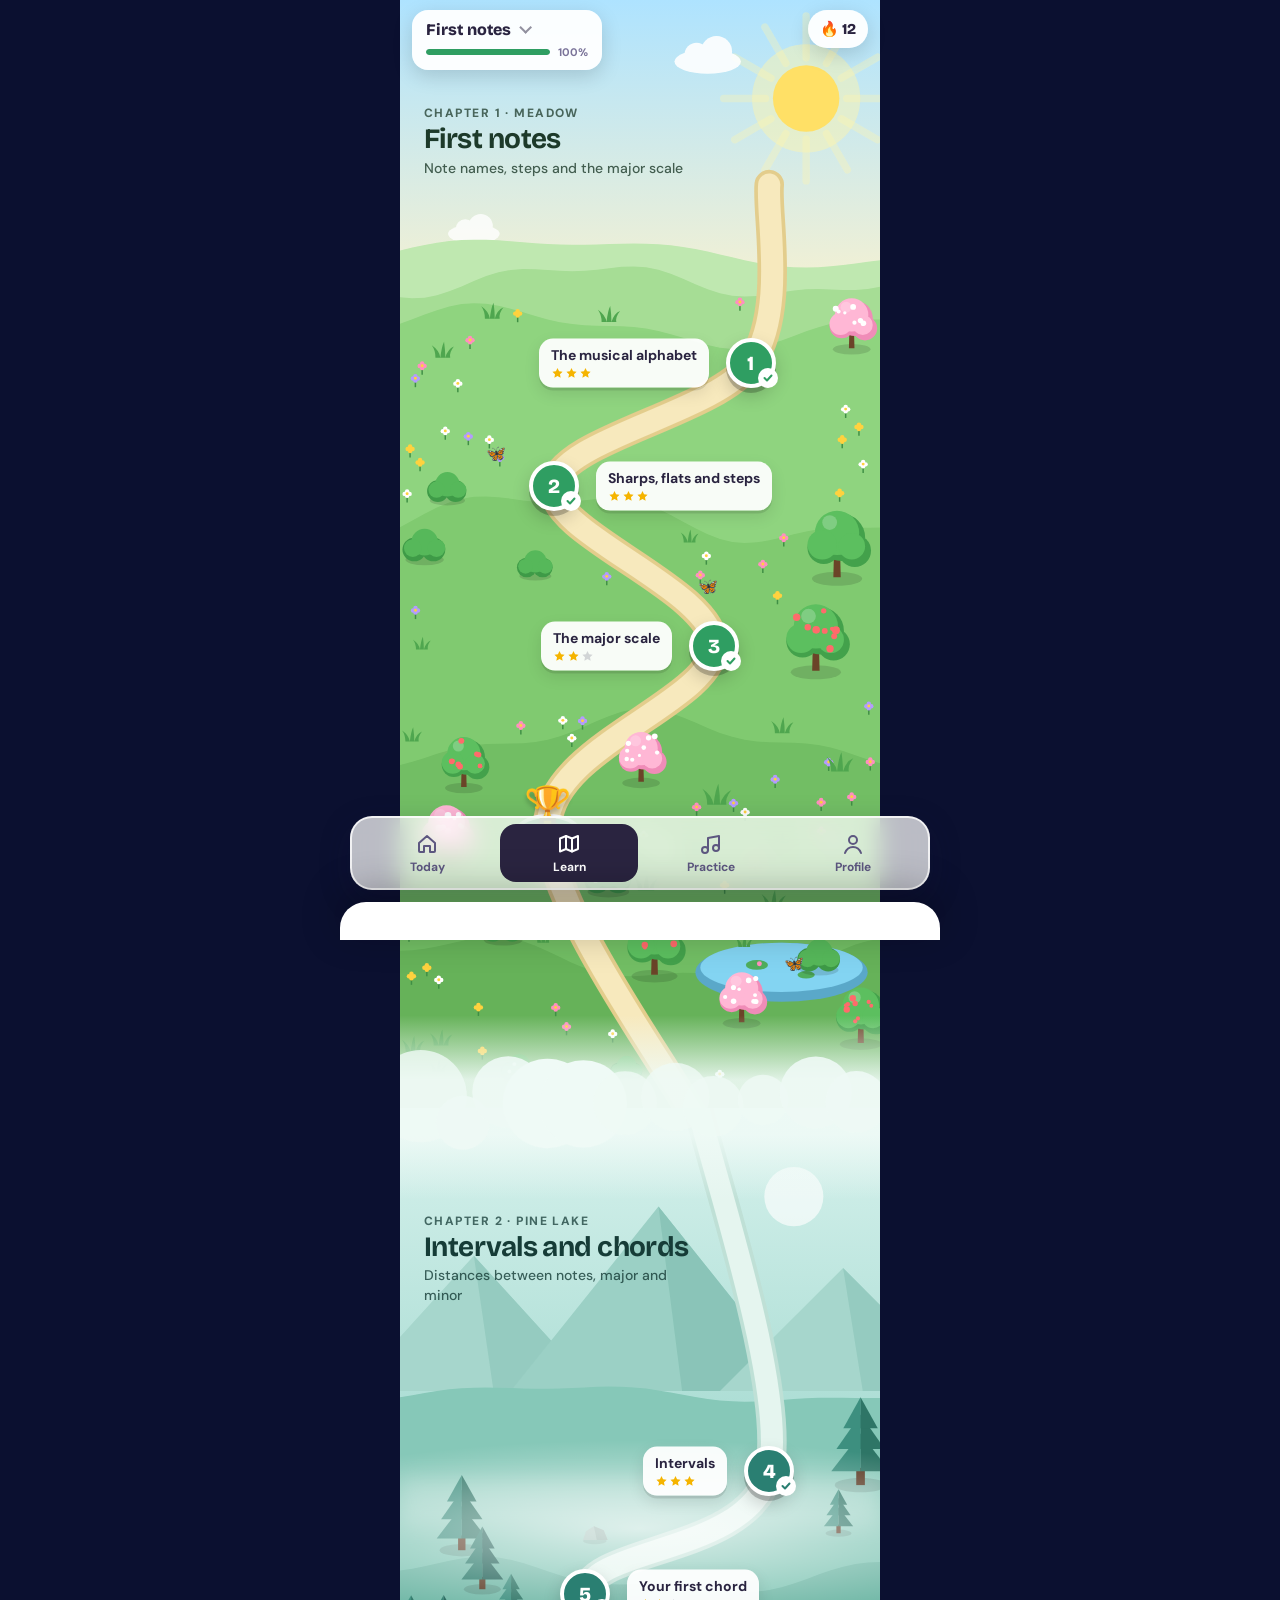
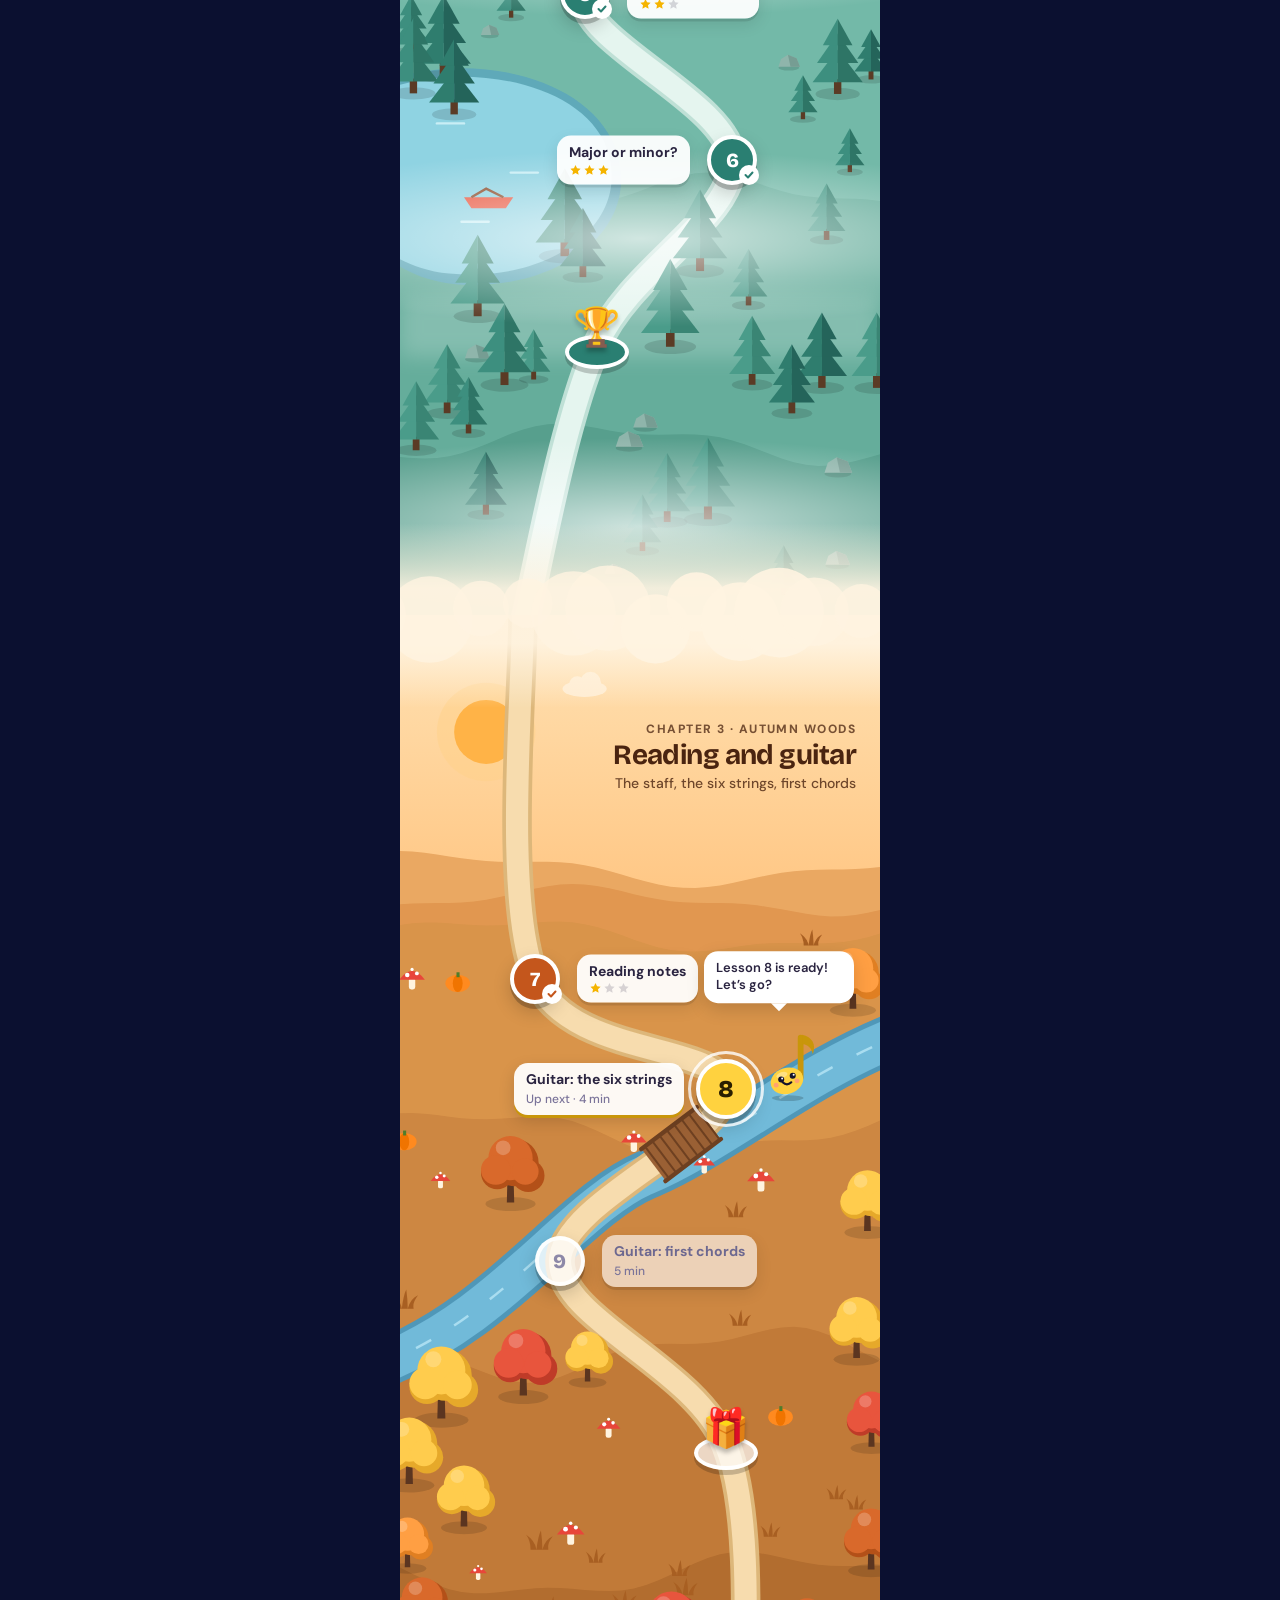
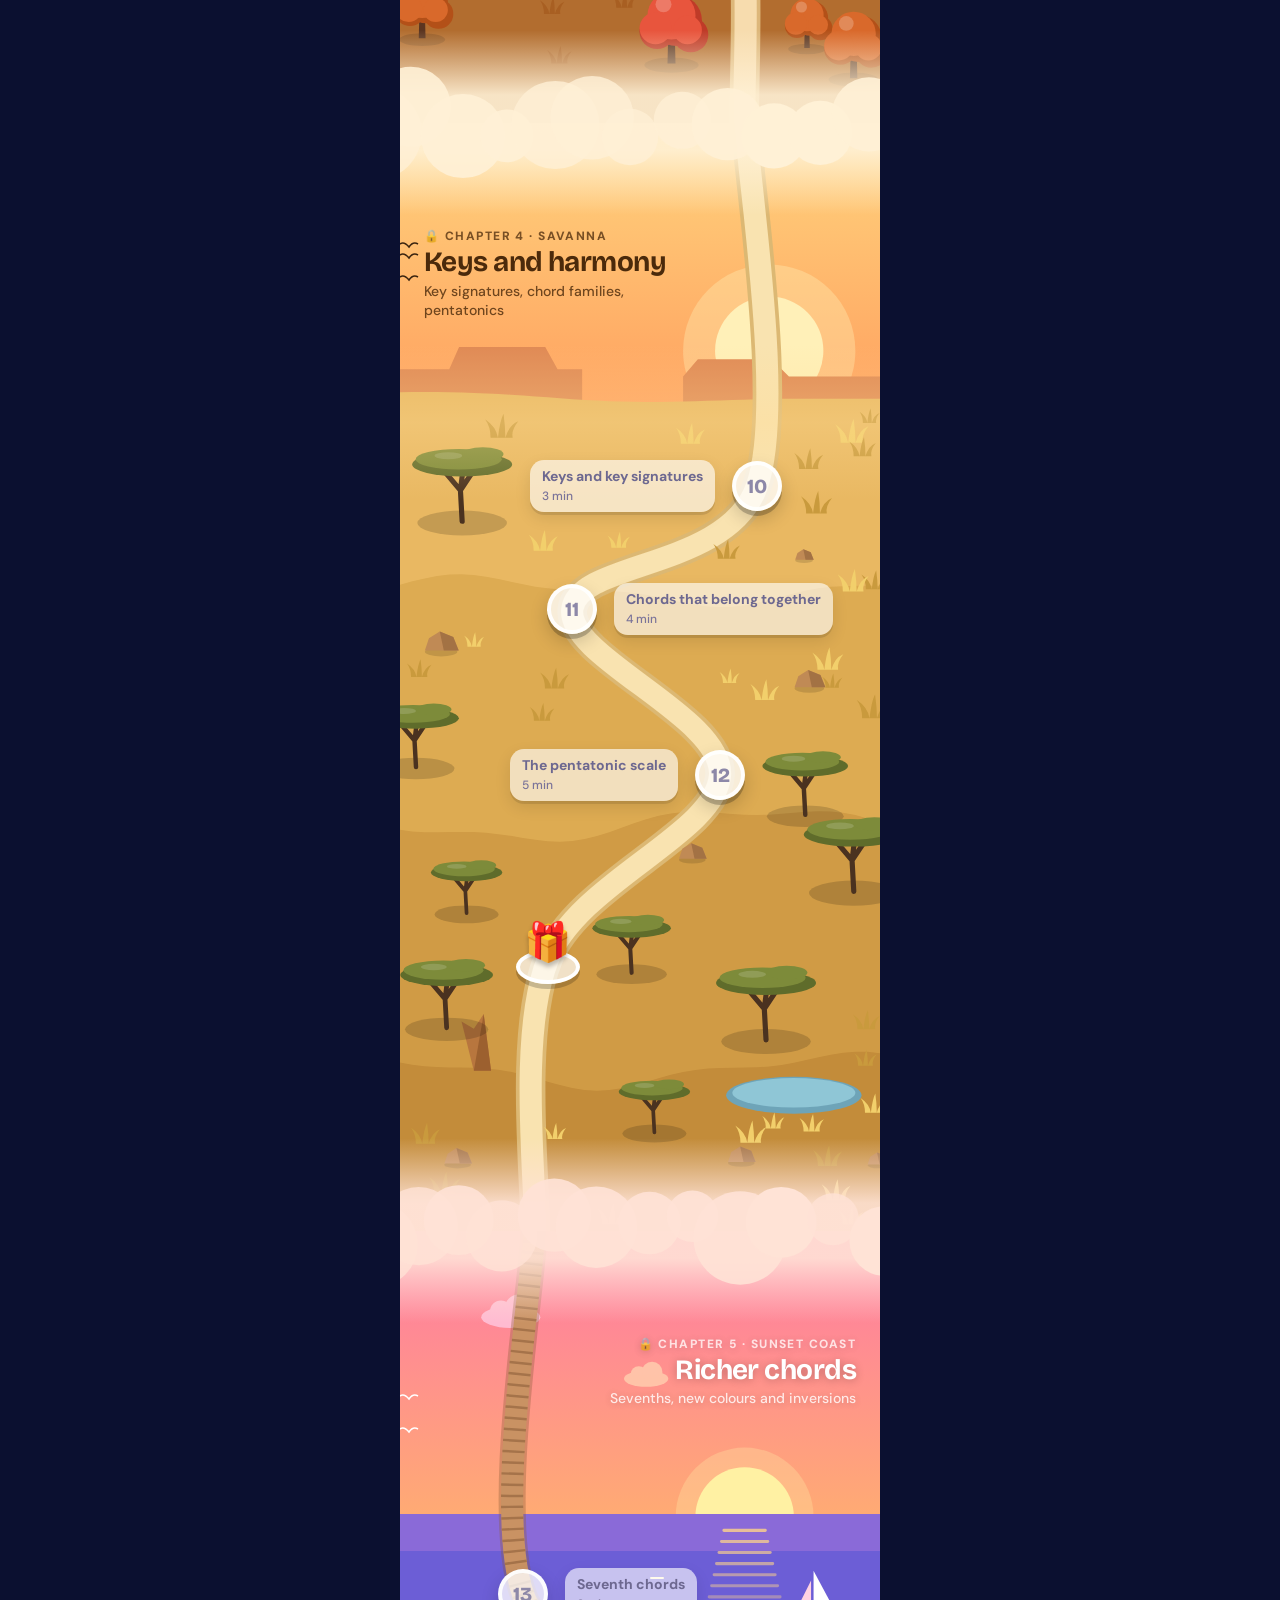
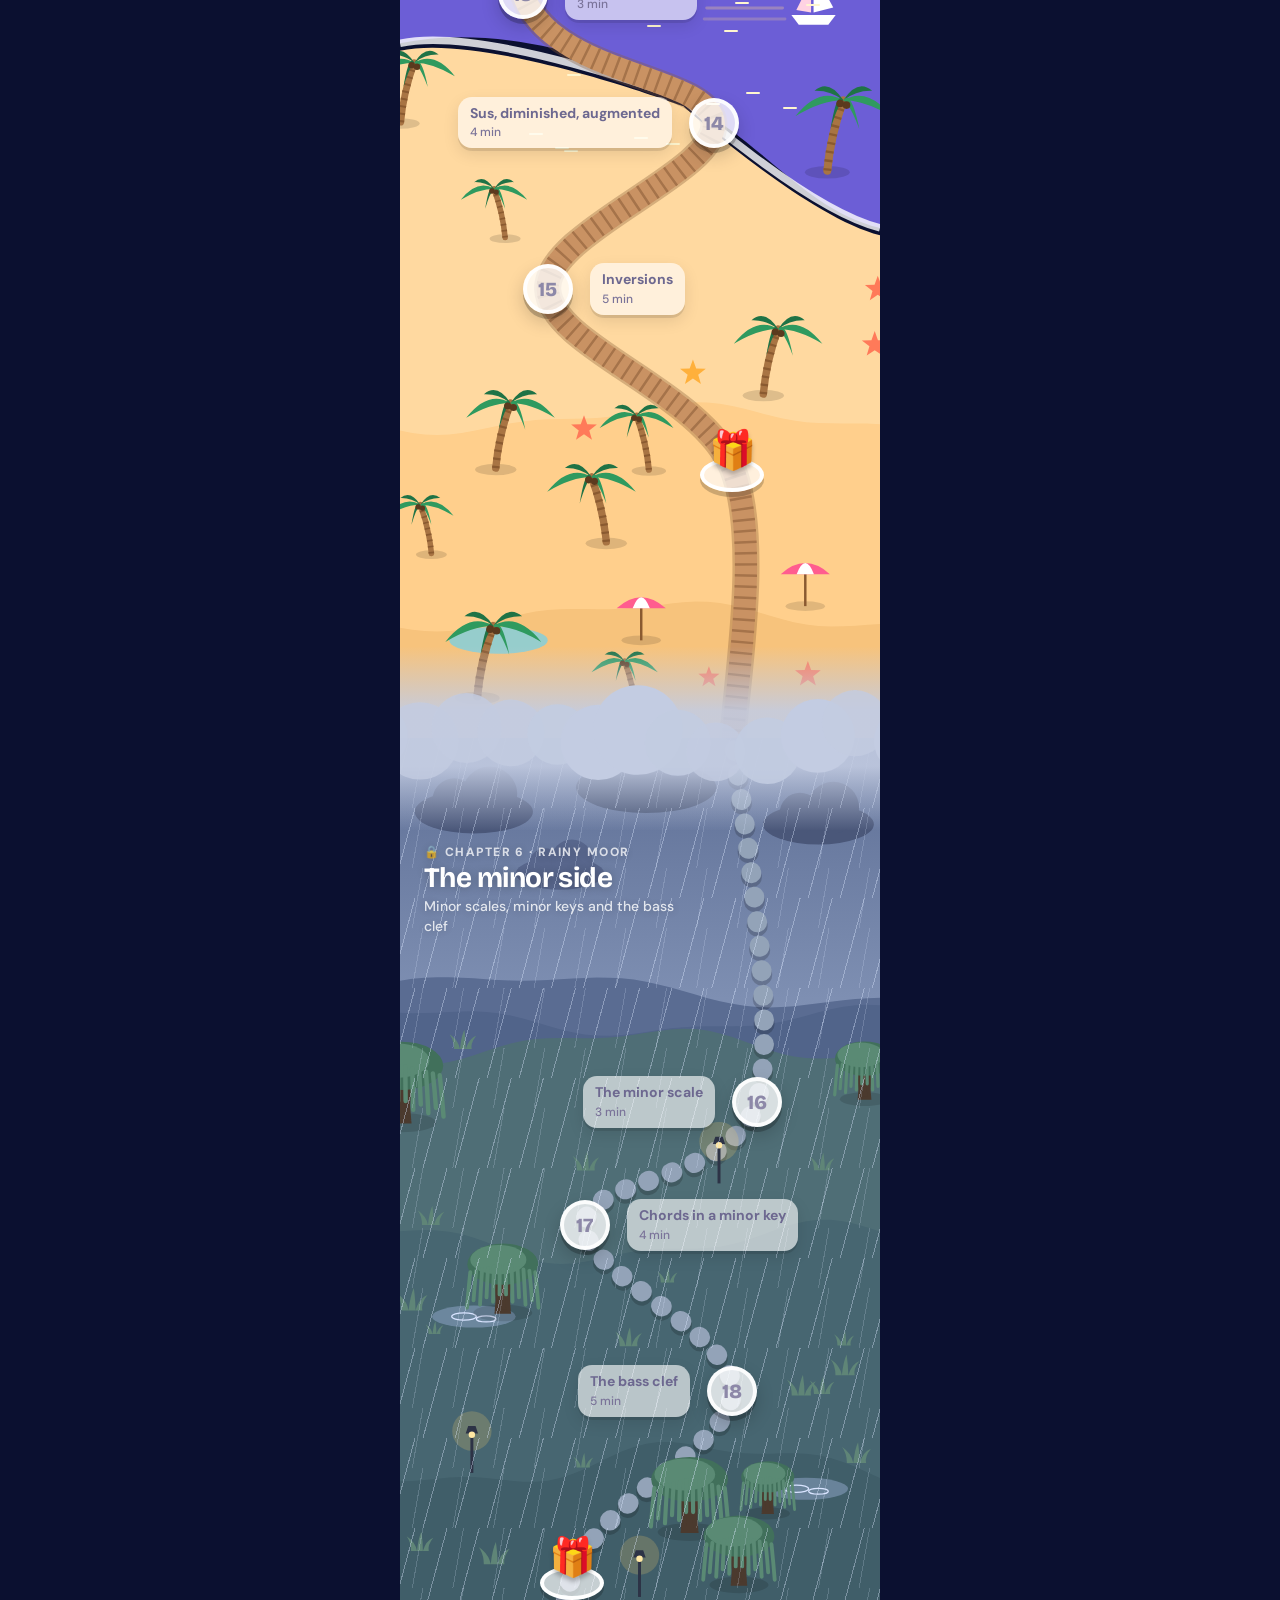
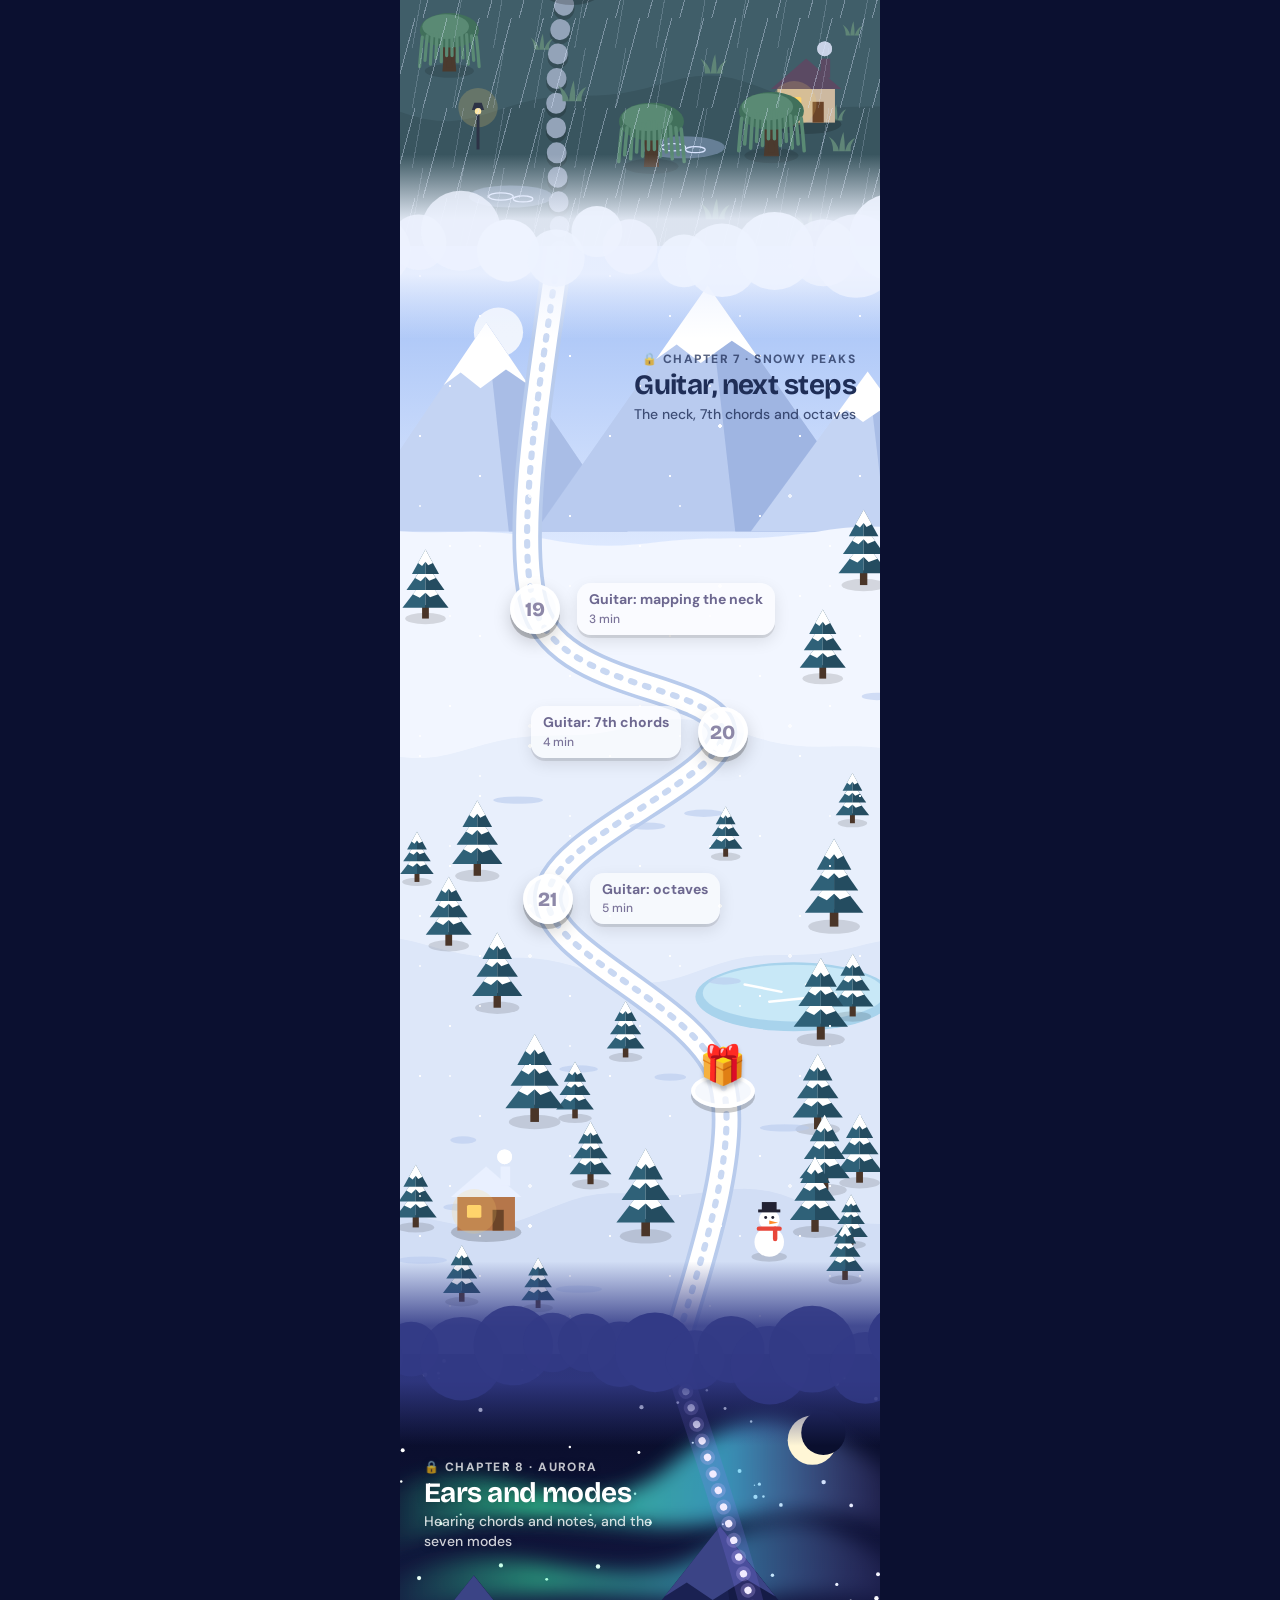
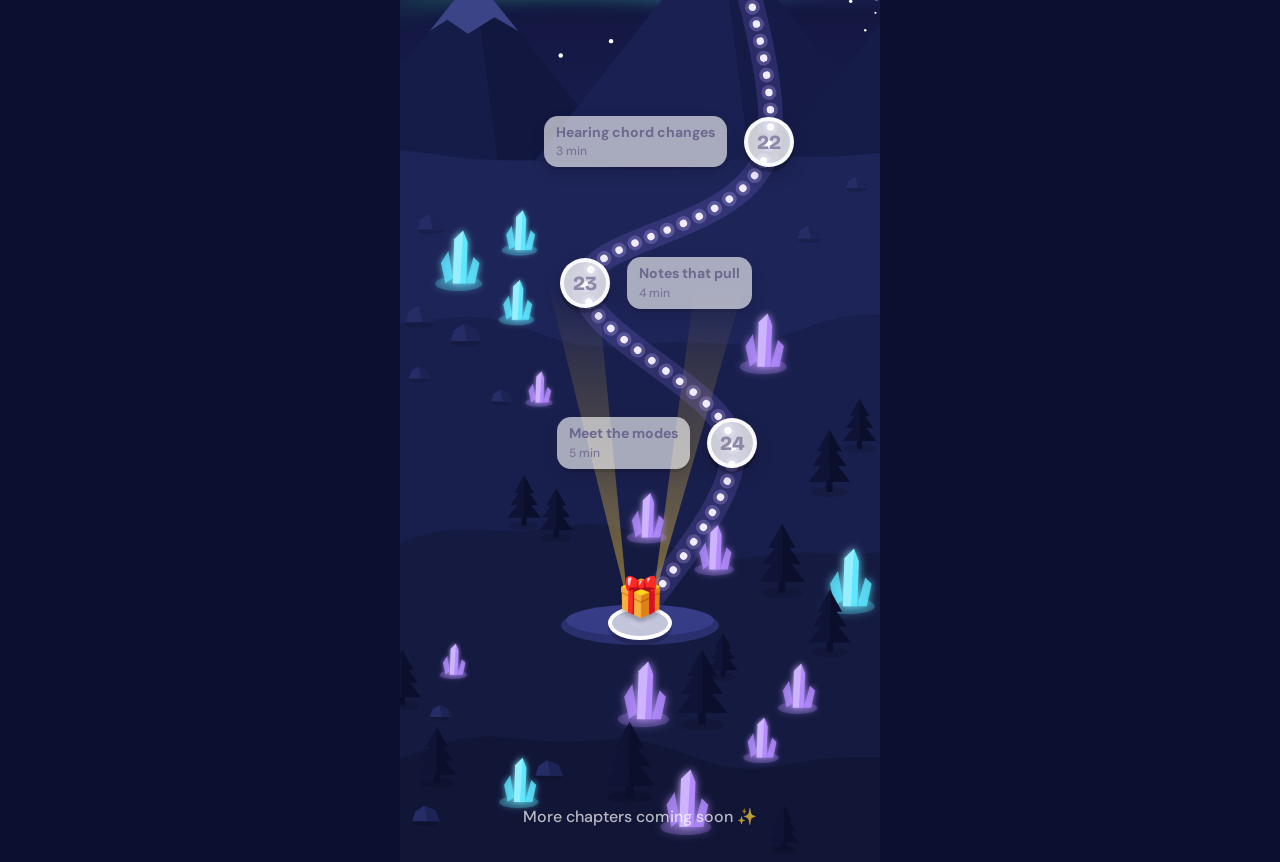
<file: concepts/learn/b-trail.html>
<!doctype html>
<html lang="en">
<head>
<meta charset="utf-8">
<meta name="viewport" content="width=device-width, initial-scale=1, viewport-fit=cover">
<title>Learn — The Trail</title>
<link rel="preconnect" href="https://fonts.googleapis.com">
<link rel="preconnect" href="https://fonts.gstatic.com" crossorigin>
<link href="https://fonts.googleapis.com/css2?family=Bricolage+Grotesque:opsz,wght@12..96,600;12..96,800&family=DM+Sans:opsz,wght@9..40,400;9..40,500;9..40,700&display=swap" rel="stylesheet">
<link rel="stylesheet" href="shared.css">
<style>
  body { background: #0b1030; }
  #world { position: relative; max-width: 480px; margin: 0 auto; }
  .biome { position: relative; aspect-ratio: 390 / 900; }
  .biome > svg.bg { position: absolute; inset: 0; width: 100%; height: 100%; display: block; }
  .fx { position: absolute; inset: 0; overflow: hidden; pointer-events: none; }
  .seam { position: absolute; left: 0; right: 0; bottom: 0; aspect-ratio: 390 / 150; transform: translateY(50%); z-index: 5; pointer-events: none; }
  .seam svg { width: 100%; height: 100%; display: block; }

  /* chapter title written on the landscape */
  .ttl { position: absolute; top: 9.5%; width: 56%; z-index: 2; }
  .ttl.L { left: 5%; } .ttl.R { right: 5%; text-align: right; }
  .ttl .k { font: 800 12px var(--body); letter-spacing: .12em; text-transform: uppercase; opacity: .75; }
  .ttl h2 { font-size: 28px; margin: 4px 0 4px; letter-spacing: -.02em; }
  .ttl p { font-size: 14px; font-weight: 500; opacity: .8; }
  .ttl .lockchip { display: inline-flex; gap: 5px; align-items: center; margin-top: 8px; padding: 4px 10px; border-radius: 99px; font: 700 12px var(--body); background: rgba(0, 0, 0, .18); }
  .dark { color: var(--tx); } .light { color: #fff; text-shadow: 0 1px 8px rgba(0, 0, 0, .25); }

  /* numbered stops */
  .stop { position: absolute; z-index: 3; width: 50px; height: 50px; margin: -25px 0 0 -25px; border-radius: 50%; display: grid; place-items: center;
    font: 800 20px var(--display); color: #fff; background: var(--ac); border: 4px solid #fff; box-shadow: 0 5px 0 rgba(0, 0, 0, .22), 0 8px 18px rgba(0, 0, 0, .18); transition: transform .1s; }
  .stop:active { transform: translateY(3px); }
  .stop.locked { background: rgba(255, 255, 255, .78); color: #8d88a8; border-color: rgba(255, 255, 255, .9); }
  .stop.current { width: 60px; height: 60px; margin: -30px 0 0 -30px; background: var(--yellow); color: #2a1f00; font-size: 24px; }
  .stop.current::before { content: ''; position: absolute; inset: -12px; border-radius: 50%; border: 3px solid #fff; opacity: .8; animation: halo 1.8s ease-out infinite; }
  @keyframes halo { from { transform: scale(.8); opacity: .9; } to { transform: scale(1.35); opacity: 0; } }
  .stop .tick { position: absolute; right: -6px; bottom: -4px; width: 20px; height: 20px; border-radius: 50%; background: #fff; display: grid; place-items: center; }
  .stop .tick svg { width: 12px; height: 12px; stroke: var(--ac); stroke-width: 4; fill: none; stroke-linecap: round; stroke-linejoin: round; }

  .lbl { position: absolute; z-index: 3; max-width: 47%; transform: translateY(-50%); padding: 8px 12px; border-radius: 14px; background: rgba(255, 255, 255, .94); color: var(--paper-ink); box-shadow: 0 3px 0 rgba(0, 0, 0, .1), 0 6px 16px rgba(0, 0, 0, .1); cursor: pointer; }
  .lbl b { display: block; font: 700 14px/1.2 var(--body); }
  .lbl small { display: flex; align-items: center; gap: 6px; margin-top: 3px; font: 500 12px var(--body); color: #7a7399; }
  .lbl .stars i { width: 13px; height: 13px; }
  .lbl.locked { background: rgba(255, 255, 255, .62); }
  .lbl.locked b { color: #6d6890; }
  .lbl.current { box-shadow: 0 3px 0 var(--yellow-d), 0 6px 16px rgba(0, 0, 0, .15); }

  /* chapter trophy = a gift until earned */
  .prize { position: absolute; z-index: 3; width: 72px; height: 72px; margin: -46px 0 0 -36px; display: grid; place-items: center; font-size: 38px; }
  .prize::before { content: ''; position: absolute; left: 4px; right: 4px; bottom: 2px; height: 26px; border-radius: 50%; background: var(--ac); border: 4px solid #fff; box-shadow: 0 5px 0 rgba(0, 0, 0, .2); z-index: -1; }
  .prize span { transform: translateY(-8px); filter: drop-shadow(0 4px 2px rgba(0, 0, 0, .25)); animation: float 2.6s ease-in-out infinite; }
  .prize.locked::before { background: rgba(255, 255, 255, .7); }
  @keyframes float { 50% { transform: translateY(-14px); } }

  /* mascot + bubble by the current stop */
  .buddy { position: absolute; z-index: 4; width: 58px; height: 72px; margin: -60px 0 0 0; }
  .buddy .m { width: 100%; height: 100%; animation: hop 2.4s ease-in-out infinite; transform-origin: 50% 100%; }
  @keyframes hop { 0%, 70%, 100% { transform: none; } 80% { transform: translateY(-8px) scaleY(1.04); } 90% { transform: scaleY(.95); } }
  .bubble { position: absolute; z-index: 4; transform: translate(-50%, -100%); width: 150px; padding: 9px 12px; border-radius: 14px; background: #fff; color: var(--paper-ink); font: 600 13px/1.3 var(--body); box-shadow: 0 6px 18px rgba(0, 0, 0, .15); }
  .bubble::after { content: ''; position: absolute; left: 50%; top: 100%; transform: translateX(-50%); border: 8px solid transparent; border-top-color: #fff; }

  /* HUD — Ahead-style floating cards */
  .hud { position: fixed; top: 10px; left: 0; right: 0; z-index: 20; display: flex; justify-content: center; pointer-events: none; }
  .hud-in { width: 100%; max-width: 480px; padding: 0 12px; display: flex; justify-content: space-between; align-items: flex-start; gap: 8px; }
  .hud .card { pointer-events: auto; min-width: 190px; padding: 10px 14px 11px; border-radius: 16px; background: rgba(255, 255, 255, .95); color: var(--paper-ink); box-shadow: 0 6px 20px rgba(0, 0, 0, .15); }
  .hud .card b { display: flex; align-items: center; gap: 6px; font: 800 16px var(--display); }
  .hud .card b::after { content: ''; width: 7px; height: 7px; border-right: 2px solid currentColor; border-bottom: 2px solid currentColor; transform: rotate(45deg) translateY(-3px); opacity: .5; margin-left: 2px; }
  .hud .prog { display: flex; align-items: center; gap: 8px; margin-top: 6px; font: 700 11px var(--body); color: #7a7399; }
  .hud .prog i { flex: 1; height: 6px; border-radius: 9px; background: #ebe8f4; overflow: hidden; }
  .hud .prog i u { display: block; height: 100%; background: var(--hudc, #7c5cff); border-radius: 9px; transition: width .4s, background .4s; }
  .hud .pills { display: flex; gap: 6px; pointer-events: auto; }
  .hud .pill { display: inline-flex; align-items: center; gap: 4px; height: 38px; padding: 0 12px; border-radius: 99px; background: rgba(255, 255, 255, .95); color: var(--paper-ink); font: 800 15px var(--display); box-shadow: 0 6px 20px rgba(0, 0, 0, .15); }

  .finale { position: absolute; left: 0; right: 0; bottom: 3%; text-align: center; color: rgba(255, 255, 255, .7); font-weight: 500; z-index: 3; }

  /* ---------- weather ---------- */
  .bfly { position: absolute; font-size: 16px; animation: flutter 9s linear infinite; }
  @keyframes flutter { 0% { transform: translate(0, 0) rotate(-8deg); } 25% { transform: translate(40px, -30px) rotate(8deg); } 50% { transform: translate(10px, -70px) rotate(-6deg); } 75% { transform: translate(-30px, -30px) rotate(10deg); } 100% { transform: translate(0, 0) rotate(-8deg); } }
  .fog { position: absolute; left: -40%; width: 180%; height: 16%; background: radial-gradient(closest-side, rgba(255, 255, 255, .7), rgba(255, 255, 255, 0)); animation: drift 14s ease-in-out infinite alternate; }
  @keyframes drift { to { transform: translateX(18%); } }
  .leaf { position: absolute; top: -4%; width: 12px; height: 8px; border-radius: 0 80% 0 80%; animation: fall linear infinite; }
  @keyframes fall { 0% { top: -4%; transform: translateX(0) rotate(0); } 25% { transform: translateX(30px) rotate(90deg); } 50% { transform: translateX(-10px) rotate(200deg); } 75% { transform: translateX(26px) rotate(290deg); } 100% { top: 102%; transform: translateX(0) rotate(400deg); } }
  .haze { position: absolute; left: 0; right: 0; top: 20%; height: 14%; background: linear-gradient(transparent, rgba(255, 220, 150, .35), transparent); animation: shimmer 3s ease-in-out infinite alternate; }
  @keyframes shimmer { to { transform: scaleY(1.3) translateY(4px); opacity: .6; } }
  .bird { position: absolute; width: 18px; height: 8px; animation: fly linear infinite; }
  .bird svg { width: 100%; height: 100%; overflow: visible; }
  @keyframes fly { from { transform: translateX(-60px); } to { transform: translateX(520px); } }
  .glint { position: absolute; width: 14px; height: 2px; border-radius: 2px; background: #fff6cf; animation: twinkle 2.4s ease-in-out infinite; }
  @keyframes twinkle { 0%, 100% { opacity: .1; } 50% { opacity: 1; } }
  .rain { position: absolute; inset: -10% 0 0; background-image: repeating-linear-gradient(105deg, transparent 0 14px, rgba(220, 232, 255, .38) 14px 15px, transparent 15px 31px); background-size: 100% 90px; animation: pour .5s linear infinite; }
  .rain.b { opacity: .55; background-size: 100% 60px; animation-duration: .35s; background-image: repeating-linear-gradient(100deg, transparent 0 22px, rgba(220, 232, 255, .35) 22px 23px, transparent 23px 40px); }
  @keyframes pour { to { background-position: -24px 90px; } }
  .flash { position: absolute; inset: 0; background: #e8eeff; opacity: 0; animation: flash 9s linear infinite; }
  @keyframes flash { 0%, 90%, 92.5%, 96%, 100% { opacity: 0; } 91% { opacity: .45; } 94% { opacity: .3; } }
  .snow { position: absolute; inset: 0; background-image: radial-gradient(3px 3px at 20px 30px, #fff 50%, transparent 51%), radial-gradient(2px 2px at 80px 70px, #fff 50%, transparent 51%), radial-gradient(4px 4px at 130px 20px, #fff 50%, transparent 51%), radial-gradient(2.5px 2.5px at 170px 110px, #fff 50%, transparent 51%), radial-gradient(3px 3px at 50px 140px, #fff 50%, transparent 51%);
    background-size: 190px 160px; animation: snow 9s linear infinite; opacity: .95; }
  .snow.b { background-size: 260px 230px; animation-duration: 15s; opacity: .7; }
  @keyframes snow { from { background-position: 0 0; } to { background-position: 60px 160px; } }
  .snow.b { animation-name: snowb; } @keyframes snowb { from { background-position: 0 0; } to { background-position: -40px 230px; } }
  .shoot { position: absolute; top: 8%; left: 70%; width: 90px; height: 2px; background: linear-gradient(90deg, #fff, transparent); transform: rotate(-20deg); opacity: 0; animation: shoot 7s ease-in infinite; }
  @keyframes shoot { 0%, 80% { opacity: 0; transform: rotate(-20deg) translateX(0); } 82% { opacity: 1; } 92% { opacity: 0; transform: rotate(-20deg) translateX(-220px); } 100% { opacity: 0; } }
  .tw { animation: twinkle 3s ease-in-out infinite; }
  .aur { animation: aur 7s ease-in-out infinite alternate; transform-origin: 50% 50%; transform-box: fill-box; }
  @keyframes aur { from { transform: skewX(-8deg) scaleY(.9); opacity: .55; } to { transform: skewX(8deg) scaleY(1.12); opacity: .95; } }
  .rays { animation: spin 40s linear infinite; transform-origin: center; transform-box: fill-box; }
  @keyframes spin { to { transform: rotate(360deg); } }
  .ripple { animation: ripple 2.6s ease-out infinite; transform-origin: center; transform-box: fill-box; }
  @keyframes ripple { from { transform: scale(.3); opacity: .9; } to { transform: scale(1.6); opacity: 0; } }
  .smoke { animation: smoke 4s ease-out infinite; transform-box: fill-box; }
  @keyframes smoke { from { transform: translate(0, 0) scale(.6); opacity: .8; } to { transform: translate(8px, -26px) scale(1.4); opacity: 0; } }
  .boat { animation: rock 4s ease-in-out infinite; transform-box: fill-box; transform-origin: 50% 100%; }
  @keyframes rock { 50% { transform: rotate(4deg) translateY(1px); } }
</style>
</head>
<body>
<div class="hud"><div class="hud-in">
  <div class="card"><b id="hudT">First notes</b><div class="prog"><i><u id="hudBar"></u></i><span id="hudP">0%</span></div></div>
  <div class="pills"><span class="pill">🔥 12</span></div>
</div></div>
<main id="world"></main>
<div id="tabs"></div>
<div class="sheet-scrim" id="scrim"></div>
<div class="sheet" id="sheet"></div>
<script src="shared.js"></script>
<script src="scenery.js"></script>
<script>
(function () {
  const T = window.TONIC, S = window.SCN, f = S.f;
  const W = 390, H = 900;

  // Eight biomes, one per chapter. Each has its own sky, ground, trees and weather.
  // stops: three lessons, then the trophy. inX/outX: where the trail enters and leaves.
  const BIOMES = [
    { name: 'Meadow', inX: 300, outX: 240, stops: [[285, 295], [125, 395], [255, 525], [120, 670]], ttl: 'L', txt: 'dark', tx: '#1d3a2a', ac: '#2f9e62',
      seam: '#effaf6', trail: ['#f7e9bd', '#e3cd8c'], draw: meadow, fx: fxButterflies },
    { name: 'Pine lake', inX: 240, outX: 100, stops: [[300, 295], [150, 395], [270, 530], [160, 680]], ttl: 'L', txt: 'dark', tx: '#163c37', ac: '#2a7f72',
      seam: '#fff4e2', trail: ['#e5f5ef', '#bfe0d6'], draw: pinelake, fx: fxFog },
    { name: 'Autumn woods', inX: 100, outX: 280, stops: [[110, 295], [265, 385], [130, 525], [265, 675]], ttl: 'R', txt: 'dark', tx: '#4a2410', ac: '#c4561c',
      seam: '#fff1d6', trail: ['#f7dcae', '#ddb77a'], draw: autumn, fx: fxLeaves },
    { name: 'Savanna', inX: 280, outX: 110, stops: [[290, 295], [140, 395], [260, 530], [120, 680]], ttl: 'L', txt: 'dark', tx: '#4b2a0b', ac: '#c2621f',
      seam: '#ffe3d6', trail: ['#f9e3b0', '#dcb873'], draw: savanna, fx: fxHaze },
    { name: 'Sunset coast', inX: 110, outX: 270, stops: [[100, 295], [255, 400], [120, 535], [270, 680]], ttl: 'R', txt: 'light', tx: '#fff', ac: '#e0567f',
      seam: '#c3cce2', trail: ['#c99263', '#a5734a'], draw: coast, fx: fxGlints },
    { name: 'Rainy moor', inX: 270, outX: 130, stops: [[290, 295], [150, 395], [270, 530], [140, 680]], ttl: 'L', txt: 'light', tx: '#fff', ac: '#5a7bd6',
      seam: '#eef3ff', trail: ['#93a3b8', '#93a3b8'], draw: moor, fx: fxRain },
    { name: 'Snowy peaks', inX: 130, outX: 220, stops: [[110, 295], [262, 395], [120, 530], [262, 680]], ttl: 'R', txt: 'dark', tx: '#1f2e57', ac: '#3f6fd8',
      seam: '#323a86', trail: ['#ffffff', '#b8cbec'], draw: peaks, fx: fxSnow },
    { name: 'Aurora', inX: 220, outX: null, stops: [[300, 315], [150, 430], [270, 560], [195, 700]], ttl: 'L', txt: 'light', tx: '#fff', ac: '#8f6bff',
      seam: null, trail: ['#c6b5ff', '#c6b5ff'], draw: aurora, fx: fxNight },
  ];

  const sky = (id, a, b, h) => '<defs><linearGradient id="' + id + '" x1="0" y1="0" x2="0" y2="1"><stop offset="0" stop-color="' + a + '"/><stop offset="1" stop-color="' + b + '"/></linearGradient></defs>' +
    '<rect width="' + W + '" height="' + (h + 40) + '" fill="url(#' + id + ')"/>';

  function trailSvg(b, d) {
    const [c, e] = b.trail;
    if (b.name === 'Sunset coast') return '<path d="' + d + '" stroke="#8a5d38" stroke-width="22" fill="none" stroke-linecap="round" opacity=".35"/>' +
      '<path d="' + d + '" stroke="' + c + '" stroke-width="18" fill="none" stroke-linecap="round"/><path d="' + d + '" stroke="' + e + '" stroke-width="18" fill="none" stroke-dasharray="2 7"/>';
    if (b.name === 'Rainy moor') return '<path d="' + d + '" stroke="rgba(0,0,0,.18)" stroke-width="17" fill="none" stroke-linecap="round" stroke-dasharray="1 19" transform="translate(0 3)"/>' +
      '<path d="' + d + '" stroke="' + c + '" stroke-width="16" fill="none" stroke-linecap="round" stroke-dasharray="1 19"/>';
    if (b.name === 'Aurora') return '<path d="' + d + '" stroke="#8f7bff" stroke-width="20" fill="none" opacity=".18" stroke-linecap="round"/>' +
      '<path d="' + d + '" stroke="' + c + '" stroke-width="12" fill="none" opacity=".25" stroke-linecap="round" stroke-dasharray="0.1 14"/>' +
      '<path d="' + d + '" stroke="#f1ebff" stroke-width="6" fill="none" stroke-linecap="round" stroke-dasharray="0.1 14"/>';
    return '<path d="' + d + '" stroke="' + e + '" stroke-width="24" fill="none" stroke-linecap="round"/>' +
      '<path d="' + d + '" stroke="' + c + '" stroke-width="18" fill="none" stroke-linecap="round"/>' +
      (b.name === 'Snowy peaks' ? '<path d="' + d + '" stroke="#c9d8f2" stroke-width="5" fill="none" stroke-dasharray="3 9" stroke-linecap="round"/>' : '');
  }

  // ---------- the eight scenes ----------
  function meadow(sc) {
    let s = sky('s1', '#aee3ff', '#fff3cc', 230) +
      '<g class="rays" opacity=".35">' + [...Array(12)].map((_, i) => '<rect x="327" y="10" width="6" height="40" rx="3" fill="#fff6b0" transform="rotate(' + i * 30 + ' 330 80)"/>').join('') + '</g>' +
      '<circle cx="330" cy="80" r="44" fill="#fff4a8" opacity=".45"/><circle cx="330" cy="80" r="27" fill="#ffe066"/>' +
      S.cloud(250, 50, 0.9, '#fff', 0.9) + S.cloud(60, 190, 0.7, '#fff', 0.8) +
      S.hills(205, 10, '#bfe8b0', 11, { freq: 0.8 }) + S.hills(228, 12, '#a6dd95', 12, { freq: 1.2 }) +
      S.hills(265, 14, '#8fd47f', 13) + S.hills(420, 18, '#80ca70', 14) + S.hills(600, 18, '#72be64', 15) + S.hills(780, 16, '#66b259', 16) +
      '<ellipse cx="310" cy="790" rx="70" ry="24" fill="#5aa8c9"/><ellipse cx="310" cy="786" rx="66" ry="20" fill="#83d4f2"/>' +
      '<ellipse cx="290" cy="784" rx="9" ry="4" fill="#4fae5c"/><ellipse cx="330" cy="792" rx="7" ry="3" fill="#4fae5c"/><circle cx="292" cy="783" r="2" fill="#ff8fbf"/>';
    sc.add(9, [10, 250, 380, 860], 34, 50, (x, y, r) => r() < 0.55 ? S.roundTree(x, y, 0.8 + r() * 0.5, '#ffb7d5', '#f08cb8', { dots: '#fff' }) : S.roundTree(x, y, 0.8 + r() * 0.5, '#5cbf5f', '#43a14b', { dots: r() < 0.4 ? '#ff6b6b' : null }));
    sc.add(8, [10, 260, 380, 880], 26, 30, (x, y, r) => S.bush(x, y, 0.9 + r() * 0.4, '#56b85a', '#3e9a47', r() < 0.5 ? '#fff' : null));
    sc.add(55, [5, 250, 385, 895], 16, 9, (x, y, r) => S.flower(x, y, ['#fff', '#ffd23f', '#ff8fbf', '#b49bff'][Math.floor(r() * 4)]));
    sc.add(20, [5, 250, 385, 895], 14, 12, (x, y, r) => S.tuft(x, y, '#4fa64f', 0.8 + r() * 0.5));
    return s;
  }

  function pinelake(sc) {
    let s = sky('s2', '#d7f2ed', '#a9dcd3', 230) + '<circle cx="320" cy="72" r="24" fill="#fff" opacity=".65"/>' +
      S.mountain(60, 230, 200, 110, '#a6d6cc', '#95cbc0') + S.mountain(210, 230, 240, 150, '#9bd0c5', '#8ac4b8') + S.mountain(360, 230, 200, 100, '#a6d6cc', '#95cbc0') +
      S.hills(232, 6, '#86c8b8', 21) + S.hills(380, 12, '#73b9a8', 22) + S.hills(560, 15, '#65ad9b', 23) + S.hills(760, 14, '#579f8d', 24) +
      '<path d="M-20 470 C40 440 150 455 175 520 C200 590 120 640 40 630 C0 625 -20 600 -20 600Z" fill="#5fa9b9"/>' +
      '<path d="M-20 476 C40 448 146 462 168 520 C190 584 118 630 40 622 C0 618 -20 596 -20 596Z" fill="#8fd3e2"/>' +
      [[30, 500], [90, 540], [50, 580], [120, 590]].map(([x, y]) => '<path d="M' + x + ' ' + y + ' h22" stroke="#c9eef5" stroke-width="2" stroke-linecap="round"/>').join('') +
      '<g class="boat"><path d="M52 560 h40 l-6 9 h-28z" fill="#e8553d"/><path d="M58 560 l12 -7 l14 7" stroke="#8a4b2a" stroke-width="2" fill="none"/></g>' +
      '<rect x="0" y="300" width="390" height="40" fill="#fff" opacity=".22" filter="url(#blur)"/><rect x="0" y="640" width="390" height="50" fill="#fff" opacity=".2" filter="url(#blur)"/>';
    const pc = [['#3d8f7f', '#2e7566'], ['#2f7d6e', '#24645a'], ['#4a9c8a', '#3a8574']];
    sc.add(34, [0, 240, 390, 890], 26, 22, (x, y, r) => { const c = pc[Math.floor(r() * 3)]; return S.pine(x, y, 0.7 + r() * 0.7, c[0], c[1]); });
    sc.add(10, [0, 250, 390, 890], 18, 16, (x, y, r) => S.rock(x, y, 0.6 + r() * 0.4, '#8fb5ab', '#769d93'));
    return s;
  }

  function autumn(sc) {
    let s = sky('s3', '#ffe2b4', '#ffc27c', 230) + '<circle cx="70" cy="95" r="40" fill="#ffd28a" opacity=".5"/><circle cx="70" cy="95" r="26" fill="#ffb347"/>' +
      S.cloud(150, 60, 0.6, '#fff1dc', 0.8) +
      S.hills(206, 12, '#eaa862', 31, { freq: 0.9 }) + S.hills(232, 10, '#e19750', 32) +
      S.hills(260, 12, '#d9944a', 33) + S.hills(420, 16, '#cd8742', 34) + S.hills(600, 18, '#c17a38', 35) + S.hills(780, 16, '#b26d2f', 36) +
      '<path d="M-20 610 C80 575 140 480 200 455 S330 370 410 340" stroke="#4f97b8" stroke-width="40" fill="none"/>' +
      '<path d="M-20 610 C80 575 140 480 200 455 S330 370 410 340" stroke="#71bad9" stroke-width="32" fill="none"/>' +
      '<path d="M-20 610 C80 575 140 480 200 455 S330 370 410 340" stroke="#a9ddf0" stroke-width="2" fill="none" stroke-dasharray="14 22"/>';
    // the bridge goes wherever the trail meets the river
    const river = S.curve([[-20, 610], [100, 555], [200, 455], [300, 385], [410, 340]]).samples;
    let best = [1e9, 0];
    sc.samples.forEach((p, i) => river.forEach((q) => { const d = Math.hypot(p[0] - q[0], p[1] - q[1]); if (d < best[0]) best = [d, i]; }));
    const bp = sc.samples[best[1]], bn = sc.samples[Math.min(best[1] + 1, sc.samples.length - 1)], bq = sc.samples[Math.max(best[1] - 1, 0)];
    const ang = Math.atan2(bn[1] - bq[1], bn[0] - bq[0]) * 180 / Math.PI - 90;
    sc.bridge = '<g transform="translate(' + f(bp[0]) + ' ' + f(bp[1]) + ') rotate(' + f(ang) + ')"><rect x="-15" y="-28" width="30" height="56" fill="#9a6034"/>' +
      [...Array(8)].map((_, i) => '<rect x="-15" y="' + f(-28 + i * 7.4) + '" width="30" height="1.6" fill="#6e4021"/>').join('') +
      '<rect x="-18" y="-30" width="3.5" height="60" rx="1.5" fill="#6e4021"/><rect x="14.5" y="-30" width="3.5" height="60" rx="1.5" fill="#6e4021"/></g>';
    const tc = [['#ff9f43', '#e07f22'], ['#e8553d', '#bf3b28'], ['#ffcc4d', '#e6a92a'], ['#d9692b', '#b35018']];
    sc.add(16, [0, 250, 390, 880], 32, 44, (x, y, r) => { const c = tc[Math.floor(r() * 4)]; return S.roundTree(x, y, 0.8 + r() * 0.55, c[0], c[1], { trunk: '#5b3520' }); });
    sc.add(8, [0, 260, 390, 890], 16, 18, (x, y, r) => S.mushroom(x, y, 0.9 + r() * 0.5));
    sc.add(3, [0, 300, 390, 890], 20, 40, (x, y) => S.g(x, y, 1, '<ellipse cx="0" cy="-6" rx="10" ry="7" fill="#ff8a1f"/><ellipse cx="0" cy="-6" rx="4" ry="7" fill="#f07400"/><rect x="-1" y="-15" width="2.5" height="4" fill="#4f7d2b"/>'));
    sc.add(14, [0, 250, 390, 890], 14, 14, (x, y, r) => S.tuft(x, y, '#a85f22', 0.8 + r() * 0.4));
    return s;
  }

  function savanna(sc) {
    let s = sky('s4', '#ffd57e', '#ff985a', 230) + '<circle cx="300" cy="185" r="70" fill="#fff0b8" opacity=".35"/><circle cx="300" cy="185" r="44" fill="#fff0b8"/>' +
      '<path d="M0 230 V200 h40 l8 -18 h70 l10 18 h20 V230Z M230 230 V206 l12 -14 h60 l14 14 h74 V230Z" fill="#e08a55"/>' +
      S.hills(222, 4, '#e9b862', 41, { freq: 0.6 }) + S.hills(380, 10, '#ddab52', 42) + S.hills(570, 12, '#d09b45', 43) + S.hills(770, 12, '#c38c3a', 44) +
      '<ellipse cx="320" cy="790" rx="55" ry="15" fill="#6ea4b8"/><ellipse cx="320" cy="788" rx="50" ry="12" fill="#8fc6d6"/>' +
      '<path d="M60 770 l-10 -40 l10 6 l8 -12 l6 46z" fill="#b8763e"/><path d="M60 770 l8 -46 l6 46z" fill="#9c602f"/>';
    sc.add(9, [0, 240, 390, 870], 40, 70, (x, y, r) => S.acacia(x, y, 0.9 + r() * 0.6, '#7d8b3a', '#5f6c2b'));
    sc.add(34, [0, 240, 390, 895], 16, 14, (x, y, r) => S.tuft(x, y, r() < 0.5 ? '#f2cf6b' : '#c99a3d', 0.9 + r() * 0.6));
    sc.add(7, [0, 250, 390, 890], 18, 24, (x, y, r) => S.rock(x, y, 0.6 + r() * 0.5, '#c08a55', '#a37244'));
    return s;
  }

  function coast(sc) {
    let s = sky('s5', '#ff78a6', '#ffb36b', 230) +
      '<circle cx="280" cy="232" r="56" fill="#ffe2a1" opacity=".35"/><path d="M240 232 a40 40 0 0 1 80 0z" fill="#fff1a3"/>' +
      S.cloud(90, 70, 0.8, '#ffc1d8', 0.9) + S.cloud(200, 120, 0.6, '#ffd0b0', 0.8) +
      '<path d="M0 230 H390 V485 C330 470 300 420 230 380 S70 320 0 335Z" fill="#6c5ed6"/>' +
      '<path d="M0 230 H390 V260 H0Z" fill="#8a6ad8"/>' +
      [...Array(9)].map((_, i) => '<rect x="' + (262 - i * 2) + '" y="' + (242 + i * 9) + '" width="' + (36 + i * 4) + '" height="2.5" rx="1.2" fill="#ffd48a" opacity="' + (0.8 - i * 0.07) + '"/>').join('') +
      '<path d="M0 335 C70 320 230 380 230 380 S330 470 390 485" stroke="#fff" stroke-width="6" fill="none" opacity=".8"/>' +
      '<path d="M0 341 C70 326 230 386 230 386 S330 476 390 491 V900 H0Z" fill="#ffd9a0"/>' +
      S.hills(640, 10, '#ffcf8c', 51) + S.hills(800, 10, '#f7c37c', 52) +
      '<g class="boat"><path d="M318 312 h36 l-6 8 h-24z" fill="#fff"/><path d="M336 310 v-34 l16 30z" fill="#fff"/><path d="M334 310 v-26 l-12 24z" fill="#ffd2e2"/></g>' +
      '<ellipse cx="80" cy="820" rx="40" ry="11" fill="#7fd0e0" opacity=".8"/>';
    sc.add(10, [0, 360, 390, 880], 34, 50, (x, y, r) => S.palm(x, y, 0.85 + r() * 0.5, '#2f9a5f', '#1f7346', r() < 0.5 ? -1 : 1));
    sc.add(6, [0, 380, 390, 890], 18, 30, (x, y, r) => S.g(x, y, 0.8 + r() * 0.4, '<polygon points="0,-10 2.4,-3.3 9.5,-3.1 3.9,1.3 5.9,8.1 0,4.1 -5.9,8.1 -3.9,1.3 -9.5,-3.1 -2.4,-3.3" fill="' + (r() < 0.5 ? '#ff7a59' : '#ffb03b') + '"/>'));
    sc.add(2, [150, 560, 390, 880], 30, 80, (x, y) => S.g(x, y, 1, '<ellipse cx="0" cy="0" rx="16" ry="4" fill="#000" opacity=".12"/><rect x="-1" y="-30" width="2" height="30" fill="#8a5a30"/><path d="M-20 -26 Q0 -44 20 -26Z" fill="#ff5d8f"/><path d="M-7 -26 Q0 -44 7 -26Z" fill="#fff"/>'));
    return s;
  }

  function moor(sc) {
    let s = sky('s6', '#5d6e95', '#8798ba', 230) +
      S.cloud(60, 60, 1.6, '#4a5779') + S.cloud(200, 40, 1.9, '#455272') + S.cloud(340, 70, 1.5, '#4a5779') + S.cloud(130, 110, 1.2, '#56648a', 0.9) +
      S.hills(205, 12, '#5a6c92', 61, { freq: 0.8 }) + S.hills(230, 10, '#51648a', 62) +
      S.hills(250, 12, '#4f6e76', 63) + S.hills(410, 14, '#476671', 64) + S.hills(590, 16, '#405e69', 65) + S.hills(780, 14, '#39555f', 66);
    [[60, 470], [330, 610], [230, 820], [90, 860]].forEach(([x, y], i) => {
      s += '<ellipse cx="' + x + '" cy="' + y + '" rx="34" ry="9" fill="#8aa3c4" opacity=".55"/>' +
        '<ellipse class="ripple" style="animation-delay:' + (i * 0.7) + 's" cx="' + (x - 8) + '" cy="' + y + '" rx="10" ry="3" fill="none" stroke="#d9e4ff" stroke-width="1"/>' +
        '<ellipse class="ripple" style="animation-delay:' + (i * 0.7 + 1.3) + 's" cx="' + (x + 10) + '" cy="' + (y + 2) + '" rx="8" ry="2.4" fill="none" stroke="#d9e4ff" stroke-width="1"/>';
    });
    sc.at(330, 800, S.cottage(330, 800, 1.3, '#cdb9a0', '#5b4a63', true) + '<circle class="smoke" cx="345" cy="740" r="6" fill="#c9d2e6"/><circle class="smoke" style="animation-delay:2s" cx="345" cy="740" r="6" fill="#c9d2e6"/>');
    sc.add(9, [0, 250, 390, 870], 36, 52, (x, y, r) => S.willow(x, y, 0.9 + r() * 0.5, '#5a8a74', '#41705b'));
    sc.add(4, [0, 280, 390, 880], 22, 70, (x, y) => S.lamp(x, y, 1));
    sc.add(24, [0, 250, 390, 895], 14, 12, (x, y, r) => S.tuft(x, y, '#5f8577', 0.8 + r() * 0.6));
    return s;
  }

  function peaks(sc) {
    let s = sky('s7', '#9dbcf5', '#e4edff', 230) + '<circle cx="80" cy="70" r="20" fill="#fff" opacity=".8"/>' +
      S.mountain(70, 232, 230, 170, '#c4d4f3', '#a9bde6', '#fff') + S.mountain(250, 232, 280, 200, '#b9cbef', '#9fb5e2', '#fff') + S.mountain(380, 232, 190, 130, '#c4d4f3', '#a9bde6', '#fff') +
      S.hills(236, 6, '#f2f6ff', 71) + S.hills(400, 12, '#e8effc', 72) + S.hills(580, 14, '#dde7f9', 73) + S.hills(780, 14, '#d2def5', 74) +
      '<ellipse cx="320" cy="610" rx="80" ry="28" fill="#a8d3ec"/><ellipse cx="320" cy="607" rx="74" ry="23" fill="#c8e8f7"/>' +
      '<path d="M280 600 l30 6 M300 614 l40 -4 M330 600 l24 8" stroke="#fff" stroke-width="2" stroke-linecap="round"/>';
    sc.at(70, 800, S.cottage(70, 800, 1.3, '#b5764a', '#e9f0ff', true) + '<circle class="smoke" cx="85" cy="740" r="6" fill="#fff"/><circle class="smoke" style="animation-delay:2s" cx="85" cy="740" r="6" fill="#fff"/>');
    sc.at(300, 820, S.snowman(300, 820, 1.2));
    sc.add(26, [0, 250, 390, 880], 28, 26, (x, y, r) => S.pine(x, y, 0.7 + r() * 0.7, '#2f6178', '#244c60', { snow: true, trunk: '#4a3528' }));
    sc.add(14, [0, 250, 390, 895], 14, 20, (x, y, r) => '<ellipse cx="' + f(x) + '" cy="' + f(y) + '" rx="' + f(10 + r() * 14) + '" ry="3" fill="#b9cbef" opacity=".6"/>');
    return s;
  }

  function aurora(sc) {
    let s = sky('s8', '#060a24', '#1d2156', 330);
    const r = T.rng(81);
    for (let i = 0; i < 70; i++) s += '<circle class="tw" style="animation-delay:' + f(r() * 3) + 's" cx="' + f(r() * W) + '" cy="' + f(r() * 300) + '" r="' + f(0.6 + r() * 1.3) + '" fill="#fff"/>';
    s += '<defs><linearGradient id="au" x1="0" y1="0" x2="1" y2="0"><stop offset="0" stop-color="#3dffb0" stop-opacity="0"/><stop offset=".3" stop-color="#3dffb0"/><stop offset=".65" stop-color="#4cc9f0"/><stop offset="1" stop-color="#b48cff" stop-opacity="0"/></linearGradient></defs>' +
      '<path class="aur" d="M-20 120 C60 60 140 160 220 90 S340 60 420 110 L420 150 C340 110 280 140 220 140 S60 110 -20 170Z" fill="url(#au)" opacity=".7" filter="url(#blur)"/>' +
      '<path class="aur" style="animation-delay:-3s" d="M-20 190 C80 130 170 210 250 160 S360 150 420 180 L420 205 C340 185 300 200 250 200 S80 180 -20 220Z" fill="url(#au)" opacity=".5" filter="url(#blur)"/>' +
      '<circle cx="335" cy="70" r="20" fill="#fff6d6"/><circle cx="344" cy="64" r="18" fill="#0a0f2e"/>' +
      S.mountain(60, 330, 240, 150, '#161c48', '#121740', '#3b4486') + S.mountain(260, 330, 300, 190, '#1a2152', '#151b46', '#3b4486') + S.mountain(390, 330, 180, 110, '#161c48', '#121740') +
      S.hills(330, 6, '#1d2457', 82) + S.hills(470, 12, '#191f4c', 83) + S.hills(640, 14, '#151a41', 84) + S.hills(810, 12, '#111536', 85) +
      '<defs><linearGradient id="beam" x1="0" y1="1" x2="0" y2="0"><stop offset="0" stop-color="#ffd23f" stop-opacity=".45"/><stop offset="1" stop-color="#ffd23f" stop-opacity="0"/></linearGradient></defs>' +
      '<polygon points="185,690 120,430 160,430" fill="url(#beam)"/><polygon points="205,690 240,430 280,430" fill="url(#beam)"/>' +
      '<ellipse cx="195" cy="708" rx="64" ry="16" fill="#2a2f6e"/><ellipse cx="195" cy="704" rx="60" ry="13" fill="#363c86"/>';
    sc.add(14, [0, 340, 390, 880], 24, 30, (x, y, r) => S.crystal(x, y, 0.7 + r() * 0.6, r() < 0.5 ? '#b48cff' : '#5ee7ff'));
    sc.add(12, [0, 340, 390, 890], 26, 26, (x, y, r) => S.pine(x, y, 0.7 + r() * 0.6, '#0f1436', '#0b0f2b', { trunk: '#0b0f2b' }));
    sc.add(10, [0, 340, 390, 895], 18, 20, (x, y, r) => S.rock(x, y, 0.6 + r() * 0.4, '#262c66', '#1e2356'));
    return s;
  }

  // ---------- weather overlays ----------
  function fxButterflies() { return [[18, 40], [62, 52], [40, 74], [80, 86]].map(([l, t], i) => '<span class="bfly" style="left:' + l + '%;top:' + t + '%;animation-delay:-' + i * 2.2 + 's">🦋</span>').join(''); }
  function fxFog() { return [30, 58, 84].map((t, i) => '<div class="fog" style="top:' + t + '%;animation-delay:-' + i * 4 + 's"></div>').join(''); }
  function fxLeaves() {
    const r = T.rng(5), c = ['#ff9f43', '#e8553d', '#ffcc4d', '#d9692b'];
    return [...Array(16)].map((_, i) => '<i class="leaf" style="left:' + f(r() * 95) + '%;background:' + c[i % 4] + ';animation-duration:' + f(7 + r() * 6) + 's;animation-delay:-' + f(r() * 12) + 's"></i>').join('');
  }
  const BIRD = '<svg viewBox="0 0 18 8"><path d="M0 2 Q4 -1 9 5 Q13 -1 18 2" stroke="#3a2410" stroke-width="1.6" fill="none"/></svg>';
  function fxHaze() { return '<div class="haze"></div>' + [[10, 0], [13, 0.6], [11, 1.2]].map(([t, d]) => '<span class="bird" style="top:' + t + '%;animation-duration:16s;animation-delay:-' + (d + 4) + 's">' + BIRD + '</span>').join(''); }
  function fxGlints() {
    const r = T.rng(9);
    return [...Array(14)].map(() => '<i class="glint" style="left:' + f(10 + r() * 85) + '%;top:' + f(30 + r() * 18) + '%;animation-delay:-' + f(r() * 2.4) + 's"></i>').join('') +
      [[14, 2], [17, 2.5]].map(([t, d]) => '<span class="bird" style="top:' + t + '%;animation-duration:20s;animation-delay:-' + d * 3 + 's">' + BIRD.replace('#3a2410', '#fff') + '</span>').join('');
  }
  function fxRain() { return '<div class="rain"></div><div class="rain b"></div><div class="flash"></div>'; }
  function fxSnow() { return '<div class="snow"></div><div class="snow b"></div>'; }
  function fxNight() { return '<div class="shoot"></div>'; }

  // ---------- build the world ----------
  const P = (x, y) => 'left:' + f(x / W * 100) + '%;top:' + f(y / H * 100) + '%';
  const TICK = '<span class="tick"><svg viewBox="0 0 24 24"><path d="M5 12l5 5 9-10"/></svg></span>';
  const world = document.getElementById('world');
  world.innerHTML = BIOMES.map((b, ci) => {
    const ch = T.chapters[ci];
    const pts = [[b.inX, ci ? -10 : 150]].concat(b.stops);
    if (b.outX !== null) pts.push([b.outX, H + 10]);
    const cv = S.curve(pts);
    // keep scenery off the title, the stops and their labels
    const boxes = [b.ttl === 'L' ? [10, 70, 240, 225] : [150, 70, 380, 225]];
    b.stops.forEach(([x, y], i) => {
      boxes.push([x - 34, y - 34, x + 34, y + 34]);
      if (i < 3) boxes.push(x > 195 ? [x - 215, y - 26, x - 30, y + 26] : [x + 30, y - 26, x + 215, y + 26]);
    });
    const sc = S.Scatter(100 + ci * 17, cv.samples, boxes);
    sc.samples = cv.samples;
    const scene = b.draw(sc);
    const svg = '<svg class="bg" viewBox="0 0 ' + W + ' ' + H + '" preserveAspectRatio="none" aria-hidden="true"><defs>' +
      '<filter id="blur" x="-20%" y="-50%" width="140%" height="200%"><feGaussianBlur stdDeviation="8"/></filter>' +
      '<filter id="glow" x="-50%" y="-50%" width="200%" height="200%"><feGaussianBlur stdDeviation="2.5" result="b"/><feMerge><feMergeNode in="b"/><feMergeNode in="SourceGraphic"/></feMerge></filter></defs>' +
      scene + trailSvg(b, cv.d) + (sc.bridge || '') + sc.svg() + '</svg>';

    let html = svg + '<div class="fx">' + b.fx() + '</div>';
    html += '<div class="ttl ' + b.ttl + ' ' + b.txt + '"><div class="k">' + (ch.open ? '' : '🔒 ') + 'Chapter ' + ch.num + ' · ' + b.name + '</div><h2>' + ch.title + '</h2><p>' + ch.blurb + '</p>' +
      '' + '</div>';
    ch.lessons.forEach((l, i) => {
      const [x, y] = b.stops[i];
      html += '<button class="stop ' + l.state + '" style="' + P(x, y) + '" data-i="' + l.i + '" aria-label="Lesson ' + l.num + ': ' + l.title + '">' + l.num + (l.state === 'done' ? TICK : '') + '</button>';
      const sub = l.state === 'done' ? T.stars(l.stars, 'dark') : l.state === 'current' ? '<span>Up next · ' + l.mins + ' min</span>' : '<span>' + l.mins + ' min</span>';
      const side = x > 195 ? 'right:' + f((W - x + 34) / W * 100) + '%' : 'left:' + f((x + 34) / W * 100) + '%';
      html += '<div class="lbl ' + l.state + '" style="' + side + ';top:' + f(y / H * 100) + '%" data-i="' + l.i + '"><b>' + l.title + '</b><small>' + sub + '</small></div>';
      if (l.state === 'current') {
        const bx = x > 195 ? x + 30 : x - 88;
        html += '<div class="buddy" style="' + P(bx, y) + '"><div class="m">' + T.mascot({ mood: 'happy' }) + '</div></div>' +
          '<div class="bubble" style="' + P(Math.max(82, Math.min(W - 82, bx + 29)), y - 70) + '">Lesson ' + l.num + ' is ready! Let’s go?</div>';
      }
    });
    const [tx, ty] = b.stops[3];
    html += '<button class="prize ' + (ch.done ? 'done' : 'locked') + '" style="' + P(tx, ty) + '" data-t="' + ci + '" aria-label="Chapter ' + ch.num + ' trophy"><span>' + (ch.done ? '🏆' : '🎁') + '</span></button>';
    if (b.seam) html += '<div class="seam">' + seam(b.seam, ci) + '</div>';
    if (b.outX === null) html += '<p class="finale">More chapters coming soon ✨</p>';
    return '<section class="biome" data-ci="' + ci + '" style="--ac:' + b.ac + ';--tx:' + b.tx + '">' + html + '</section>';
  }).join('');

  // a bank of soft clouds hides the jump from one biome to the next
  function seam(c, seed) {
    const r = T.rng(300 + seed);
    let s = '<svg viewBox="0 0 390 150" preserveAspectRatio="none"><defs><linearGradient id="sg' + seed + '" x1="0" y1="0" x2="0" y2="1"><stop offset="0" stop-color="' + c + '" stop-opacity="0"/>' +
      '<stop offset=".35" stop-color="' + c + '" stop-opacity=".9"/><stop offset=".65" stop-color="' + c + '" stop-opacity=".9"/><stop offset="1" stop-color="' + c + '" stop-opacity="0"/></linearGradient></defs>' +
      '<rect width="390" height="150" fill="url(#sg' + seed + ')"/>';
    for (let x = -20; x < 420; x += 26 + r() * 18) s += '<circle cx="' + f(x) + '" cy="' + f(62 + r() * 26) + '" r="' + f(20 + r() * 18) + '" fill="' + c + '" opacity="' + f(0.75 + r() * 0.25) + '"/>';
    return s + '</svg>';
  }

  document.getElementById('tabs').innerHTML = T.tabbar('glass');

  // HUD follows the biome in the middle of the screen
  const secs = [...document.querySelectorAll('.biome')];
  let hudFor = -1;
  function onScroll() {
    const mid = innerHeight / 2;
    let ci = 0;
    secs.forEach((s, i) => { if (s.getBoundingClientRect().top < mid) ci = i; });
    if (ci === hudFor) return;
    hudFor = ci;
    const ch = T.chapters[ci];
    document.getElementById('hudT').textContent = ch.title;
    const pct = Math.round(ch.doneCount / 3 * 100);
    document.getElementById('hudBar').style.width = pct + '%';
    document.getElementById('hudBar').style.background = BIOMES[ci].ac;
    document.getElementById('hudP').textContent = pct + '%';
  }
  addEventListener('scroll', onScroll, { passive: true });

  // lesson sheet
  const sheet = document.getElementById('sheet'), scrim = document.getElementById('scrim');
  function open(html) { sheet.innerHTML = '<div class="grab"></div>' + html; sheet.classList.add('on'); scrim.classList.add('on'); }
  function close() { sheet.classList.remove('on'); scrim.classList.remove('on'); }
  scrim.onclick = close;
  world.addEventListener('click', (e) => {
    const el = e.target.closest('[data-i],[data-t]');
    if (!el) return;
    if (el.dataset.t !== undefined) {
      const ch = T.chapters[+el.dataset.t];
      return open('<span class="ic">' + (ch.done ? '🏆' : '🎁') + '</span><div class="k">Chapter ' + ch.num + ' · ' + BIOMES[ch.ci].name + '</div><h2>' + (ch.done ? 'Trophy won!' : 'A gift waits here') + '</h2>' +
        '<div class="meta">' + (ch.done ? T.stars(3, 'dark') + ' ' + ch.starCount + ' of 9 stars · +50 XP' : 'Finish the three lessons of ' + ch.title + ' to open it') + '</div>' +
        '<button class="go"' + (ch.done ? '' : ' disabled') + '>' + (ch.done ? 'Replay chapter' : 'Locked') + '</button>');
    }
    const l = T.lessons[+el.dataset.i];
    const locked = l.state === 'locked';
    open('<span class="ic">' + l.icon + '</span><div class="k">Stop ' + l.num + ' · ' + T.chapters[l.ci].title + '</div><h2>' + l.title + '</h2>' +
      '<div class="meta">' + (l.state === 'done' ? T.stars(l.stars, 'dark') + ' Best ' + l.stars + '/3' : '') + '<span>' + l.mins + ' min · 5 questions</span></div>' +
      '<button class="go"' + (locked ? ' disabled' : '') + '>' + (l.state === 'done' ? 'Practise again' : locked ? 'Locked — finish the stops before' : 'Start lesson') + '</button>');
  });

  const cur = document.querySelector('.stop.current');
  const land = () => { cur.scrollIntoView({ block: 'center' }); onScroll(); };
  land();
  addEventListener('load', land);
})();
</script>
</body>
</html>
</file>
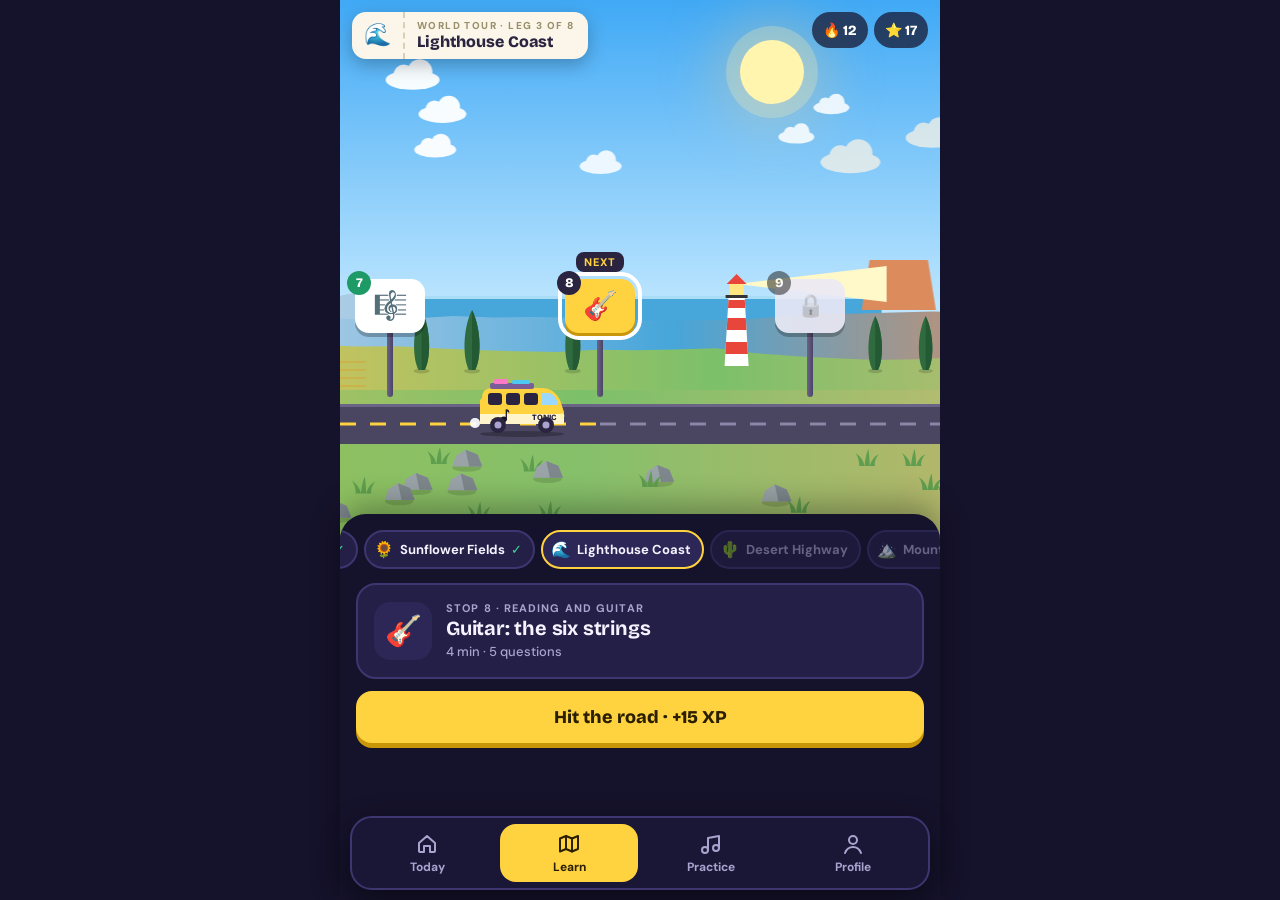
<file: concepts/learn/c-tour.html>
<!doctype html>
<html lang="en">
<head>
<meta charset="utf-8">
<meta name="viewport" content="width=device-width, initial-scale=1, viewport-fit=cover">
<title>Learn — World Tour</title>
<link rel="preconnect" href="https://fonts.googleapis.com">
<link rel="preconnect" href="https://fonts.gstatic.com" crossorigin>
<link href="https://fonts.googleapis.com/css2?family=Bricolage+Grotesque:opsz,wght@12..96,600;12..96,800&family=DM+Sans:opsz,wght@9..40,400;9..40,500;9..40,700&display=swap" rel="stylesheet">
<link rel="stylesheet" href="shared.css">
<style>
  html, body { height: 100%; overflow: hidden; }
  .app { position: relative; height: 100%; max-width: 600px; margin: 0 auto; display: flex; flex-direction: column; }

  /* ---------- the scene ---------- */
  .scene { position: relative; height: 540px; flex: none; overflow: hidden; }
  .sky { position: absolute; inset: 0; }
  .stars { position: absolute; inset: 0 0 40% 0; background-image: radial-gradient(1.4px 1.4px at 20px 30px, #fff 50%, transparent 51%), radial-gradient(1px 1px at 90px 80px, #fff 50%, transparent 51%), radial-gradient(1.8px 1.8px at 150px 20px, #fff 50%, transparent 51%), radial-gradient(1px 1px at 200px 120px, #fff 50%, transparent 51%), radial-gradient(1.2px 1.2px at 60px 150px, #fff 50%, transparent 51%); background-size: 230px 180px; opacity: 0; }
  .orb { position: absolute; width: 64px; height: 64px; margin: -32px 0 0 -32px; border-radius: 50%; }
  .layer { position: absolute; left: 0; top: 0; height: 100%; will-change: transform; }
  .layer svg { display: block; height: 100%; }
  .track-wrap { position: absolute; inset: 0; overflow-x: auto; overflow-y: hidden; scrollbar-width: none; -webkit-overflow-scrolling: touch; cursor: grab; }
  .track-wrap::-webkit-scrollbar { display: none; }
  .track { position: relative; height: 100%; }
  .track > svg { position: absolute; left: 0; top: 0; height: 100%; }

  /* signposts */
  .post { position: absolute; top: 278px; width: 74px; margin-left: -37px; display: flex; flex-direction: column; align-items: center; z-index: 3; }
  .board { position: relative; width: 70px; height: 54px; border-radius: 14px; background: #fff; display: grid; place-items: center; font-size: 28px; box-shadow: 0 4px 0 rgba(0, 0, 0, .25); transition: transform .12s; }
  .post:active .board { transform: translateY(3px); }
  .board .n { position: absolute; left: -8px; top: -8px; min-width: 24px; height: 24px; padding: 0 5px; border-radius: 99px; background: var(--paper-ink); color: #fff; font: 800 13px/24px var(--display); text-align: center; }
  .pole { width: 6px; height: 64px; background: linear-gradient(90deg, #6b6488, #4a4466); border-radius: 0 0 3px 3px; }
  .post .stars { position: absolute; top: 60px; background: rgba(20, 16, 40, .55); padding: 2px 5px; border-radius: 99px; }
  .post .stars i { width: 12px; height: 12px; }
  .post.done .board .n { background: var(--mint-d); }
  .post.current .board { background: var(--yellow); box-shadow: 0 4px 0 var(--yellow-d), 0 0 0 0 rgba(255, 210, 63, .7); animation: beacon 1.8s ease-out infinite; }
  @keyframes beacon { to { box-shadow: 0 4px 0 var(--yellow-d), 0 0 0 16px rgba(255, 210, 63, 0); } }
  .post.locked .board { background: rgba(236, 233, 245, .9); font-size: 22px; }
  .post.locked .board > span { filter: grayscale(1); opacity: .55; }
  .post.sel .board { outline: 4px solid #fff; outline-offset: 3px; }
  .post .flag { position: absolute; top: -26px; padding: 3px 8px; border-radius: 8px; background: var(--paper-ink); color: var(--yellow); font: 800 11px var(--body); letter-spacing: .1em; }

  /* venues (chapter trophies) */
  .venue { position: absolute; top: 236px; width: 132px; margin-left: -66px; height: 170px; z-index: 2; }
  .venue svg { width: 100%; height: 100%; overflow: visible; }
  .venue.sel { filter: drop-shadow(0 0 10px rgba(255, 255, 255, .8)); }
  .bulb { animation: bulb 1s steps(2) infinite; }
  @keyframes bulb { 50% { opacity: .25; } }

  /* the tour van */
  .van { position: absolute; top: 382px; width: 92px; height: 54px; margin-left: -46px; z-index: 4; animation: bounce .5s ease-in-out infinite alternate; }
  .van svg { width: 100%; height: 100%; overflow: visible; }
  @keyframes bounce { to { transform: translateY(-2px); } }
  .puff { position: absolute; left: -6px; top: 36px; width: 10px; height: 10px; border-radius: 50%; background: rgba(255, 255, 255, .7); animation: puff 1.6s ease-out infinite; }
  .puff + .puff { animation-delay: .8s; }
  @keyframes puff { from { transform: translate(0, 0) scale(.5); opacity: .9; } to { transform: translate(-26px, -12px) scale(1.8); opacity: 0; } }

  /* HUD over the scene */
  .hud { position: absolute; top: 12px; left: 12px; right: 12px; z-index: 10; display: flex; justify-content: space-between; align-items: flex-start; pointer-events: none; }
  .ticket { pointer-events: auto; position: relative; display: flex; align-items: stretch; border-radius: 14px; background: var(--paper); color: var(--paper-ink); box-shadow: 0 6px 18px rgba(0, 0, 0, .25); overflow: hidden; }
  .ticket .a { padding: 8px 12px; border-right: 2px dashed #d8cfb5; display: grid; place-items: center; font-size: 22px; }
  .ticket .b { padding: 7px 14px 8px 12px; }
  .ticket .k { font: 800 10px var(--body); letter-spacing: .14em; text-transform: uppercase; color: #9a8f6b; }
  .ticket b { display: block; font: 800 16px var(--display); }
  .chips { display: flex; gap: 6px; }
  .chip { display: inline-flex; align-items: center; gap: 4px; height: 36px; padding: 0 11px; border-radius: 99px; background: rgba(21, 18, 43, .72); color: #fff; font: 800 14px var(--display); -webkit-backdrop-filter: blur(8px); backdrop-filter: blur(8px); }

  /* ---------- panel under the scene ---------- */
  .panel { flex: 1; position: relative; margin-top: -26px; z-index: 6; border-radius: 26px 26px 0 0; background: var(--bg); padding: 16px 16px 100px; box-shadow: 0 -10px 30px rgba(0, 0, 0, .3); overflow-y: auto; }
  .legs { display: flex; gap: 6px; overflow-x: auto; scrollbar-width: none; margin: 0 -16px 14px; padding: 0 16px; }
  .legs::-webkit-scrollbar { display: none; }
  .leg { flex: none; display: flex; align-items: center; gap: 6px; padding: 7px 11px 7px 8px; border-radius: 99px; border: 2px solid var(--line); background: var(--card); font: 700 13px var(--body); color: var(--mute); white-space: nowrap; }
  .leg span { font-size: 16px; }
  .leg.done { color: var(--ink); }
  .leg.done::after { content: '✓'; color: var(--mint); font-weight: 800; }
  .leg.locked { opacity: .55; }
  .leg.on { border-color: var(--yellow); color: var(--ink); background: var(--card-2); }
  .card { display: flex; gap: 14px; align-items: center; padding: 16px; border-radius: 20px; background: var(--card); border: 2px solid var(--line); }
  .card .ic { flex: none; width: 58px; height: 58px; border-radius: 16px; display: grid; place-items: center; font-size: 30px; background: var(--card-2); }
  .card .t { flex: 1; min-width: 0; }
  .card .k { font: 700 11px var(--body); letter-spacing: .1em; text-transform: uppercase; color: var(--mute); }
  .card h2 { font-size: 20px; margin: 3px 0 4px; }
  .card .m { display: flex; align-items: center; gap: 8px; color: var(--mute); font-size: 13px; font-weight: 500; }
  .go { display: block; width: 100%; margin-top: 12px; padding: 15px; border-radius: 16px; background: var(--yellow); color: #2a1f00; font: 800 18px var(--display); box-shadow: 0 5px 0 var(--yellow-d); }
  .go:active { transform: translateY(4px); box-shadow: 0 1px 0 var(--yellow-d); }
  .go:disabled { background: var(--card-2); color: var(--mute); box-shadow: 0 5px 0 #120f22; }
  .go.alt { background: var(--card-2); color: var(--ink); box-shadow: 0 5px 0 #120f22; }

  /* ---------- weather ---------- */
  .wx { position: absolute; top: 0; height: 100%; overflow: hidden; pointer-events: none; z-index: 5; }
  .mist { position: absolute; left: -10%; right: -10%; top: 46%; height: 18%; background: radial-gradient(closest-side, rgba(255, 240, 245, .75), transparent); animation: drift 10s ease-in-out infinite alternate; }
  @keyframes drift { to { transform: translateX(8%); } }
  .rain { position: absolute; inset: -10% 0 0; background-image: repeating-linear-gradient(105deg, transparent 0 14px, rgba(220, 232, 255, .4) 14px 15px, transparent 15px 31px); background-size: 100% 90px; animation: pour .45s linear infinite; }
  .rain.b { opacity: .5; background-size: 100% 60px; animation-duration: .32s; }
  @keyframes pour { to { background-position: -24px 90px; } }
  .snow { position: absolute; inset: 0; background-image: radial-gradient(3px 3px at 20px 30px, #fff 50%, transparent 51%), radial-gradient(2px 2px at 80px 70px, #fff 50%, transparent 51%), radial-gradient(4px 4px at 130px 20px, #fff 50%, transparent 51%), radial-gradient(2.5px 2.5px at 170px 110px, #fff 50%, transparent 51%); background-size: 190px 160px; animation: snow 8s linear infinite; }
  .snow.b { background-size: 260px 230px; animation-duration: 13s; opacity: .7; }
  @keyframes snow { to { background-position: 60px 160px; } }
  .fly { position: absolute; width: 5px; height: 5px; border-radius: 50%; background: #e9ff8a; box-shadow: 0 0 8px 3px rgba(233, 255, 138, .6); animation: firefly 5s ease-in-out infinite alternate; }
  @keyframes firefly { 0% { transform: translate(0, 0); opacity: .2; } 50% { opacity: 1; } 100% { transform: translate(24px, -18px); opacity: .3; } }
  .boom { position: absolute; width: 6px; height: 6px; border-radius: 50%; animation: boom 2.6s ease-out infinite; }
  @keyframes boom { 0% { transform: scale(.2); opacity: 0; } 10% { opacity: 1; } 70% { transform: scale(1); opacity: .9; } 100% { transform: scale(1.1) translateY(10px); opacity: 0; } }
  .weed { position: absolute; top: 412px; width: 22px; height: 22px; border: 2px dotted #a77a45; border-radius: 50%; animation: roll 7s linear infinite; }
  @keyframes roll { from { transform: translateX(-40px) rotate(0); } to { transform: translateX(860px) rotate(1080deg); } }
  .haze { position: absolute; left: 0; right: 0; top: 50%; height: 14%; background: linear-gradient(transparent, rgba(255, 220, 150, .4), transparent); animation: shim 2.5s ease-in-out infinite alternate; }
  @keyframes shim { to { transform: scaleY(1.4); opacity: .5; } }
  .gull { position: absolute; width: 18px; height: 8px; animation: glide 14s linear infinite; }
  @keyframes glide { from { transform: translateX(-40px); } to { transform: translateX(880px); } }
  .spin { animation: spin 6s linear infinite; transform-box: fill-box; transform-origin: center; }
  @keyframes spin { to { transform: rotate(360deg); } }
  .sweep { animation: sweep 4s ease-in-out infinite alternate; transform-box: view-box; }
  @keyframes sweep { from { transform: rotate(-22deg); } to { transform: rotate(22deg); } }
  .blink { animation: bulb 1.4s steps(2) infinite; }
  .beam { animation: beam 3s ease-in-out infinite; transform-box: view-box; }
  @keyframes beam { 0%, 100% { opacity: .1; } 50% { opacity: .55; } }
  .smoke { animation: smoke 4s ease-out infinite; transform-box: fill-box; }
  @keyframes smoke { from { transform: translate(0, 0) scale(.6); opacity: .8; } to { transform: translate(8px, -26px) scale(1.4); opacity: 0; } }
  .cloudmove { animation: cmove 30s linear infinite alternate; }
  @keyframes cmove { to { transform: translateX(120px); } }
</style>
</head>
<body>
<div class="app">
  <div class="scene" id="scene">
    <div class="sky" id="sky"><div class="stars" id="stars"></div><div class="orb" id="orb"></div></div>
    <div class="layer" id="far"></div>
    <div class="layer" id="mid"></div>
    <div class="track-wrap" id="wrap"><div class="track" id="track"></div></div>
    <div class="hud">
      <div class="ticket"><div class="a" id="tkE">🎫</div><div class="b"><div class="k" id="tkK">World tour · Leg 3 of 8</div><b id="tkT">Lighthouse Coast</b></div></div>
      <div class="chips"><span class="chip">🔥 12</span><span class="chip" id="starChip"></span></div>
    </div>
  </div>
  <div class="panel">
    <div class="legs" id="legs"></div>
    <div id="card"></div>
  </div>
</div>
<div id="tabs"></div>
<script src="shared.js"></script>
<script src="scenery.js"></script>
<script>
(function () {
  const T = window.TONIC, S = window.SCN, f = S.f;
  const SH = 540, RW = 900, N = 8, WW = RW * N, ROAD = 404;
  const FAR = 0.42, MID = 0.7;

  // Eight legs of the tour, one per chapter. The time of day moves from dawn to midnight as you travel.
  const LEGS = [
    { name: 'Garage Days', e: '🏡', sky: ['#f6a5b9', '#ffe2b2'], far: '#d7aac6', mid: '#8fc479', near: '#6fae5f' },
    { name: 'Sunflower Fields', e: '🌻', sky: ['#7ec8f7', '#dbf2ff'], far: '#a9cbe4', mid: '#e5c45a', near: '#9cbf4f' },
    { name: 'Lighthouse Coast', e: '🌊', sky: ['#3ea8f5', '#c3e9ff'], far: '#47a6da', mid: '#7cc06a', near: '#86c06a' },
    { name: 'Desert Highway', e: '🌵', sky: ['#6db4ec', '#ffd59c'], far: '#dc8c5c', mid: '#e8b874', near: '#dcae6b' },
    { name: 'Mountain Pass', e: '🏔️', sky: ['#8ba5df', '#ffc7a6'], far: '#b9c7ea', mid: '#eef3ff', near: '#f2f6ff' },
    { name: 'Rainy City', e: '🌧️', sky: ['#4e577b', '#8b809f'], far: '#555f7e', mid: '#5b5f73', near: '#3d4458' },
    { name: 'Bayou Nights', e: '🌙', sky: ['#111b3c', '#294158'], far: '#1c3a40', mid: '#1f3b3a', near: '#22392f' },
    { name: 'Neon City', e: '🌃', sky: ['#0a0820', '#2c0f50'], far: '#231a52', mid: '#221c4a', near: '#1b1838' },
  ];
  const STOPX = [170, 380, 590], VENUEX = 785;
  const sx = (l) => l.ci * RW + STOPX[l.li];

  const wrap = document.getElementById('wrap'), track = document.getElementById('track');
  const farEl = document.getElementById('far'), midEl = document.getElementById('mid');
  let V = wrap.clientWidth;
  const X = (x, k) => V / 2 + (x - V / 2) * k;   // world x → x inside a parallax layer

  const hex = (h) => [1, 3, 5].map((i) => parseInt(h.slice(i, i + 2), 16));
  const mix = (a, b, t) => { const A = hex(a), B = hex(b); return 'rgb(' + A.map((v, i) => Math.round(v + (B[i] - v) * t)).join(',') + ')'; };
  function hgrad(id, key, k, w) {
    return '<linearGradient id="' + id + '" gradientUnits="userSpaceOnUse" x1="0" y1="0" x2="' + f(w) + '" y2="0">' +
      LEGS.map((L, i) => '<stop offset="' + f(X((i + 0.5) * RW, k) / w) + '" stop-color="' + L[key] + '"/>').join('') + '</linearGradient>';
  }
  function band(y, amp, fill, w, seed) {
    const r = T.rng(seed);
    let d = 'M0 ' + SH + ' L0 ' + y;
    for (let x = 0; x <= w; x += 40) d += ' L' + x + ' ' + f(y + Math.sin(x / 140 + r()) * amp * 0.6 + Math.sin(x / 57) * amp * 0.4);
    return '<path d="' + d + ' L' + f(w) + ' ' + SH + 'Z" fill="' + fill + '"/>';
  }

  // ---------- far layer: horizon silhouettes ----------
  function farSvg() {
    const w = X(WW, FAR) + V;
    let s = '<defs>' + hgrad('gf', 'far', FAR, w) + '</defs>';
    LEGS.forEach((L, i) => {
      const x0 = X(i * RW, FAR), x1 = X((i + 1) * RW, FAR), cw = x1 - x0, r = T.rng(40 + i);
      if (i === 0) s += S.hills(300, 14, L.far, 1, { W: cw + 60, H: 340, freq: 1.5 }).replace('<path', '<path transform="translate(' + f(x0 - 30) + ' 0)"') +
        '<g fill="#b98bb0"><rect x="' + f(x0 + cw * 0.6) + '" y="250" width="4" height="50"/><rect x="' + f(x0 + cw * 0.6 + 22) + '" y="250" width="4" height="50"/><rect x="' + f(x0 + cw * 0.6 - 4) + '" y="232" width="34" height="22" rx="8"/></g>';
      if (i === 1) s += S.hills(305, 10, L.far, 2, { W: cw + 60, H: 340, freq: 1.2 }).replace('<path', '<path transform="translate(' + f(x0 - 30) + ' 0)"');
      if (i === 2) s += '<rect x="' + f(x0 - 40) + '" y="296" width="' + f(cw + 80) + '" height="60" fill="' + L.far + '"/><rect x="' + f(x0 - 40) + '" y="296" width="' + f(cw + 80) + '" height="3" fill="#a9dcf5"/>' +
        '<path d="M' + f(x0 + cw * 0.3) + ' 298 q20 -16 46 0z" fill="#5c9fbf"/>';
      if (i === 3) for (let k = 0; k < 3; k++) { const mx = x0 + k * cw / 3 + r() * 20, mw = 50 + r() * 30, mh = 34 + r() * 30; s += '<path d="M' + f(mx) + ' 310 l8 -' + f(mh) + ' h' + f(mw) + ' l8 ' + f(mh) + 'z" fill="' + (k % 2 ? '#c97a4d' : L.far) + '"/>'; }
      if (i === 4) for (let k = 0; k < 3; k++) s += S.mountain(x0 + k * cw / 2.5 + 20, 312, 110 + r() * 50, 90 + r() * 60, L.far, '#a3b4de', '#fff');
      if (i === 5 || i === 7) {
        for (let bx = x0 - 20; bx < x1 + 20; bx += 16 + r() * 14) {
          const bh = (i === 7 ? 60 : 30) + r() * (i === 7 ? 110 : 60), bw = 14 + r() * 14;
          s += '<rect x="' + f(bx) + '" y="' + f(312 - bh) + '" width="' + f(bw) + '" height="' + f(bh) + '" fill="' + L.far + '"/>';
          for (let wy = 312 - bh + 6; wy < 306; wy += 9) for (let wx = bx + 3; wx < bx + bw - 3; wx += 6) if (r() < 0.3)
            s += '<rect x="' + f(wx) + '" y="' + f(wy) + '" width="2.5" height="3.5" fill="' + (i === 7 ? (r() < 0.5 ? '#ff7ac6' : '#4cc9f0') : '#ffd98a') + '" opacity=".8"/>';
          if (i === 7 && bh > 140) s += '<rect x="' + f(bx + bw / 2 - 1) + '" y="' + f(312 - bh - 18) + '" width="2" height="18" fill="' + L.far + '"/><circle class="blink" cx="' + f(bx + bw / 2) + '" cy="' + f(312 - bh - 19) + '" r="2.4" fill="#ff4d6d"/>';
        }
      }
      if (i === 6) for (let bx = x0 - 20; bx < x1 + 20; bx += 12 + r() * 10) s += '<path d="M' + f(bx) + ' 314 q6 -' + f(30 + r() * 40) + ' 12 0z" fill="' + L.far + '"/>';
    });
    s += band(316, 6, 'url(#gf)', w, 3);
    // clouds drift high in the sky; grey and low in the rain, gone at night
    const CL = [['#fff', 0.9], ['#fff', 0.95], ['#fff', 0.85], ['#fff6e6', 0.7], ['#ffe6d6', 0.85], ['#454f70', 0.95], null, null];
    CL.forEach((c, i) => {
      if (!c) return;
      const x0 = X(i * RW, FAR), r = T.rng(500 + i), n = i === 5 ? 6 : 3;
      for (let k = 0; k < n; k++) s += S.cloud(x0 + r() * RW * FAR, (i === 5 ? 50 : 60) + r() * 110, (i === 5 ? 1.5 : 0.55) + r() * 0.45, c[0], c[1]);
    });
    return '<svg width="' + f(w) + '" viewBox="0 0 ' + f(w) + ' ' + SH + '">' + s + '</svg>';
  }

  // ---------- mid layer: the land you drive past ----------
  function midSvg() {
    const w = X(WW, MID) + V;
    let s = '<defs>' + hgrad('gm', 'mid', MID, w) + '</defs>' + band(352, 8, 'url(#gm)', w, 5);
    const items = [];
    const put = (x, y, svg) => items.push([y, svg]);
    LEGS.forEach((L, i) => {
      const x0 = X(i * RW, MID), cw = RW * MID, r = T.rng(70 + i);
      const at = (k) => x0 + cw * k;
      if (i === 0) {
        [0.18, 0.5, 0.82].forEach((k, j) => put(at(k), 372, S.cottage(at(k), 372, 1.5, ['#ffe0c2', '#cfe8ff', '#ffd1dc'][j], ['#d9534f', '#5b6fd6', '#7a5c99'][j], false)));
        [0.05, 0.33, 0.4, 0.66, 0.95].forEach((k) => put(at(k), 368, birch(at(k), 368, 1 + r() * 0.3)));
        s += '<path d="M' + f(at(0.1)) + ' 378 H' + f(at(0.9)) + '" stroke="#fff" stroke-width="2"/>';
      }
      if (i === 1) {
        for (let k = 0; k < 5; k++) s += '<path d="M' + f(x0 - 20) + ' ' + (362 + k * 8) + ' H' + f(x0 + cw + 20) + '" stroke="#d1ad42" stroke-width="2" opacity=".7"/>';
        [0.25, 0.7].forEach((k) => put(at(k), 372, windmill(at(k), 372)));
        [0.1, 0.45, 0.55, 0.9].forEach((k) => put(at(k), 378, '<g transform="translate(' + f(at(k)) + ' 378)"><ellipse cx="0" cy="-7" rx="10" ry="8" fill="#e9c85e"/><path d="M-9 -8 h18 M-9 -4 h18" stroke="#c9a23c" stroke-width="1.2"/></g>'));
      }
      if (i === 2) {
        put(at(0.62), 366, lighthouse(at(0.62), 366));
        [0.12, 0.2, 0.36, 0.84, 0.92].forEach((k) => put(at(k), 370, cypress(at(k), 370, 0.9 + r() * 0.4)));
      }
      if (i === 3) {
        [0.08, 0.3, 0.52, 0.86].forEach((k) => put(at(k), 372, cactus(at(k), 372, 0.9 + r() * 0.5)));
        put(at(0.7), 372, '<g transform="translate(' + f(at(0.7)) + ' 372)"><rect x="-2" y="-60" width="4" height="60" fill="#7a6a5a"/><rect x="-30" y="-84" width="60" height="26" rx="6" fill="#2a1f3d"/>' +
          '<text x="0" y="-65" text-anchor="middle" font-family="Bricolage Grotesque, sans-serif" font-weight="800" font-size="14" fill="#ff7ac6" class="blink">MOTEL</text></g>');
        [0.2, 0.42, 0.95].forEach((k) => put(at(k), 374, S.rock(at(k), 374, 1, '#c08a55', '#a37244')));
      }
      if (i === 4) {
        for (let k = 0; k < 9; k++) { const x = at(0.04 + k * 0.115 + r() * 0.03); put(x, 368 + r() * 10, S.pine(x, 368 + r() * 10, 0.9 + r() * 0.6, '#2f6178', '#244c60', { snow: true, trunk: '#4a3528' })); }
        put(at(0.55), 376, S.cottage(at(0.55), 376, 1.5, '#b5764a', '#e9f0ff', true) + '<circle class="smoke" cx="' + f(at(0.55) + 18) + '" cy="312" r="6" fill="#fff"/>');
      }
      if (i === 5) {
        let bx = x0 - 10;
        while (bx < x0 + cw) {
          const bw = 56 + r() * 30, bh = 60 + r() * 40, c = r() < 0.5 ? '#8a4f45' : '#6c3f3a';
          let b = '<rect x="' + f(bx) + '" y="' + f(380 - bh) + '" width="' + f(bw) + '" height="' + f(bh) + '" fill="' + c + '"/><rect x="' + f(bx - 2) + '" y="' + f(380 - bh - 4) + '" width="' + f(bw + 4) + '" height="5" fill="#3b2a33"/>';
          for (let wy = 380 - bh + 10; wy < 360; wy += 16) for (let wx = bx + 8; wx < bx + bw - 12; wx += 14) b += '<rect x="' + f(wx) + '" y="' + f(wy) + '" width="8" height="10" fill="' + (r() < 0.6 ? '#ffd36b' : '#3b3550') + '"/>';
          b += '<path d="M' + f(bx + 6) + ' 362 h' + f(bw - 12) + ' l-4 6 h' + f(-(bw - 20)) + 'z" fill="' + (r() < 0.5 ? '#e8553d' : '#3a8fb7') + '"/>';
          put(bx, 380, b);
          bx += bw + 6;
        }
        [0.15, 0.5, 0.85].forEach((k) => put(at(k), 392, S.lamp(at(k), 392, 1.2)));
      }
      if (i === 6) {
        s += '<rect x="' + f(x0 - 20) + '" y="364" width="' + f(cw + 40) + '" height="30" fill="#183246"/>' +
          '<path d="M' + f(at(0.4)) + ' 372 h40 M' + f(at(0.42)) + ' 380 h28 M' + f(at(0.44)) + ' 388 h16" stroke="#fff6d6" stroke-width="2" opacity=".55"/>';
        [0.08, 0.22, 0.62, 0.78, 0.94].forEach((k) => put(at(k), 372, S.willow(at(k), 372, 1.3 + r() * 0.4, '#2c5446', '#1f3f35')));
        put(at(0.3), 366, '<g transform="translate(' + f(at(0.3)) + ' 366)"><path d="M-14 0 v8 M14 0 v8" stroke="#3a2a22" stroke-width="2"/><rect x="-18" y="-20" width="36" height="20" fill="#4a3a30"/><polygon points="-22,-19 0,-34 22,-19" fill="#2e2420"/><rect x="-8" y="-14" width="9" height="8" fill="#ffd36b"/><circle cx="-3.5" cy="-10" r="12" fill="#ffd36b" opacity=".15"/></g>');
      }
      if (i === 7) {
        const ax = at(0.5);
        s += '<g opacity=".9">' + [-1, 1].map((dir, j) => '<polygon class="sweep" style="transform-origin:' + f(ax + dir * 40) + 'px 330px;animation-delay:-' + j * 2 + 's" points="' + f(ax + dir * 40) + ',330 ' + f(ax + dir * 40 - 30) + ',40 ' + f(ax + dir * 40 + 30) + ',40" fill="url(#spot)"/>').join('') + '</g>';
        s += '<defs><linearGradient id="spot" x1="0" y1="1" x2="0" y2="0"><stop offset="0" stop-color="#fff3b0" stop-opacity=".55"/><stop offset="1" stop-color="#fff3b0" stop-opacity="0"/></linearGradient></defs>';
        put(ax, 380, '<g transform="translate(' + f(ax) + ' 380)"><path d="M-110 0 Q-110 -70 0 -76 Q110 -70 110 0Z" fill="#3a2f7a"/><path d="M-110 0 Q-110 -70 0 -76 Q110 -70 110 0" fill="none" stroke="#ff7ac6" stroke-width="3"/>' +
          '<path d="M-90 -20 Q0 -60 90 -20" fill="none" stroke="#4cc9f0" stroke-width="2" stroke-dasharray="4 6"/><rect x="-54" y="-40" width="108" height="24" rx="6" fill="#15122b" stroke="#ffd23f" stroke-width="2"/>' +
          '<text x="0" y="-23" text-anchor="middle" font-family="Bricolage Grotesque, sans-serif" font-weight="800" font-size="14" fill="#ffd23f">TONIC LIVE</text></g>');
        [0.1, 0.9].forEach((k) => put(at(k), 380, '<rect x="' + f(at(k) - 16) + '" y="300" width="32" height="80" fill="#2a2160"/>' + [0, 1, 2, 3, 4].map((j) => '<rect x="' + f(at(k) - 10) + '" y="' + (308 + j * 14) + '" width="20" height="4" fill="' + (j % 2 ? '#ff7ac6' : '#4cc9f0') + '" opacity=".8"/>').join('')));
      }
    });
    s += items.sort((a, b) => a[0] - b[0]).map((x) => x[1]).join('');
    return '<svg width="' + f(w) + '" viewBox="0 0 ' + f(w) + ' ' + SH + '">' + s + '</svg>';
  }

  function birch(x, y, s) {
    return S.g(x, y, s, '<ellipse cx="0" cy="1" rx="12" ry="3" fill="#000" opacity=".12"/><rect x="-2" y="-34" width="4" height="34" fill="#f4f1ea"/><path d="M-2 -10 h2 M0 -20 h2 M-2 -27 h2" stroke="#333" stroke-width="1.4"/>' +
      '<ellipse cx="0" cy="-40" rx="12" ry="16" fill="#9ed36a"/><ellipse cx="4" cy="-36" rx="8" ry="11" fill="#86c25a"/>');
  }
  function windmill(x, y) {
    return '<g transform="translate(' + f(x) + ' ' + f(y) + ')"><path d="M-9 0 L-5 -54 L5 -54 L9 0Z" fill="#fff"/><path d="M-5 -54 L5 -54 L0 -62Z" fill="#d9534f"/><rect x="-3" y="-14" width="6" height="14" fill="#8a6a4a"/>' +
      '<g class="spin"><rect x="-1.5" y="-96" width="3" height="76" fill="#f5efe0"/><rect x="-38" y="-59.5" width="76" height="3" fill="#f5efe0"/><circle cx="0" cy="-58" r="4" fill="#8a6a4a"/></g></g>';
  }
  function lighthouse(x, y) {
    return '<g transform="translate(' + f(x) + ' ' + f(y) + ')"><polygon class="beam" points="0,-82 150,-100 150,-64" fill="#fff8c8"/><path d="M-12 0 L-8 -70 L8 -70 L12 0Z" fill="#fff"/>' +
      '<path d="M-11.3 -12 L11.3 -12 L10.6 -24 L-10.6 -24Z M-9.9 -36 L9.9 -36 L9.2 -48 L-9.2 -48Z M-8.6 -58 L8.6 -58 L8.2 -66 L-8.2 -66Z" fill="#e8463a"/>' +
      '<rect x="-7" y="-82" width="14" height="12" fill="#ffe680"/><path d="M-10 -82 L0 -92 L10 -82Z" fill="#e8463a"/><rect x="-11" y="-71" width="22" height="3" fill="#333"/></g>';
  }
  function cypress(x, y, s) {
    return S.g(x, y, s, '<ellipse cx="0" cy="1" rx="8" ry="2.5" fill="#000" opacity=".15"/><path d="M0 -60 C10 -40 9 -10 3 0 L-3 0 C-9 -10 -10 -40 0 -60Z" fill="#2f6b3f"/><path d="M0 -60 C10 -40 9 -10 3 0 L0 0Z" fill="#245a33"/>');
  }
  function cactus(x, y, s) {
    return S.g(x, y, s, '<ellipse cx="0" cy="1" rx="12" ry="3" fill="#000" opacity=".14"/><rect x="-5" y="-46" width="10" height="46" rx="5" fill="#4f9a5a"/><path d="M-5 -24 h-7 a4 4 0 0 1 -4 -4 v-10" stroke="#4f9a5a" stroke-width="8" fill="none" stroke-linecap="round"/>' +
      '<path d="M5 -18 h6 a4 4 0 0 0 4 -4 v-12" stroke="#4f9a5a" stroke-width="8" fill="none" stroke-linecap="round"/><rect x="-1" y="-44" width="2" height="42" fill="#3f8049"/>');
  }

  // ---------- near layer: road, stops, venues, foreground ----------
  function nearHtml() {
    let s = '<defs>' + hgrad('gn', 'near', 1, WW) + hgrad('gv', 'mid', 1, WW) + '</defs>';
    s += '<rect x="0" y="' + (ROAD - 14) + '" width="' + WW + '" height="16" fill="url(#gv)"/>';
    s += '<rect x="0" y="' + ROAD + '" width="' + WW + '" height="40" fill="#4a4560"/><rect x="0" y="' + ROAD + '" width="' + WW + '" height="3" fill="#6a6487"/>';
    const curX = sx(T.lessons[T.CUR]);
    s += '<path d="M0 ' + (ROAD + 20) + ' H' + curX + '" stroke="#ffd23f" stroke-width="3" stroke-dasharray="16 14"/>';
    s += '<path d="M' + curX + ' ' + (ROAD + 20) + ' H' + WW + '" stroke="#8b85a8" stroke-width="3" stroke-dasharray="16 14"/>';
    s += '<rect x="0" y="' + (ROAD + 40) + '" width="' + WW + '" height="' + (SH - ROAD - 40) + '" fill="url(#gn)"/>';
    const items = [];
    LEGS.forEach((L, i) => {
      const x0 = i * RW, r = T.rng(200 + i);
      const fg = (n, draw) => { for (let k = 0; k < n; k++) { const x = x0 + r() * RW, y = ROAD + 56 + r() * 60; items.push([y, draw(x, y)]); } };
      if (i === 0) { fg(30, (x, y) => S.flower(x, y, ['#fff', '#ffd23f', '#ff8fbf'][Math.floor(r() * 3)])); fg(10, (x, y) => S.tuft(x, y, '#4f9a45', 1.2)); }
      if (i === 1) fg(14, (x, y) => S.g(x, y, 1 + r() * 0.4, '<path d="M0 0 V-34" stroke="#4f8a2b" stroke-width="2.5"/><path d="M0 -14 q8 -6 12 0 q-6 4 -12 0" fill="#5c9a33"/>' +
        [...Array(10)].map((_, k) => '<ellipse cx="0" cy="-44" rx="3" ry="8" fill="#ffc72c" transform="rotate(' + k * 36 + ' 0 -36)"/>').join('') + '<circle cx="0" cy="-36" r="6" fill="#7a4a1e"/>'));
      if (i === 2) { fg(8, (x, y) => S.rock(x, y, 1.2, '#9aa4a8', '#7d878c')); fg(14, (x, y) => S.tuft(x, y, '#5f9e4e', 1.3)); }
      if (i === 3) { fg(5, (x, y) => cactus(x, y, 0.6)); fg(8, (x, y) => S.rock(x, y, 1, '#c08a55', '#a37244')); }
      if (i === 4) fg(12, (x, y) => '<ellipse cx="' + f(x) + '" cy="' + f(y) + '" rx="' + f(14 + r() * 18) + '" ry="6" fill="#fff"/><ellipse cx="' + f(x + 4) + '" cy="' + f(y + 3) + '" rx="' + f(10 + r() * 10) + '" ry="3" fill="#d6e2f7"/>');
      if (i === 5) { fg(6, (x, y) => '<ellipse cx="' + f(x) + '" cy="' + f(y) + '" rx="26" ry="5" fill="#7d8bb0" opacity=".5"/><rect x="' + f(x - 2) + '" y="' + f(y - 14) + '" width="4" height="14" fill="#ffd36b" opacity=".35"/>'); }
      if (i === 6) fg(16, (x, y) => S.g(x, y, 1.3, '<path d="M0 0 q-2 -14 -6 -22 M2 0 q1 -14 4 -24 M4 0 q4 -10 10 -16" stroke="#3d5e45" stroke-width="2" fill="none"/><rect x="3" y="-30" width="3" height="10" rx="1.5" fill="#6b4a2b"/>'));
      if (i === 7) fg(8, (x, y) => '<ellipse cx="' + f(x) + '" cy="' + f(y) + '" rx="30" ry="5" fill="' + (r() < 0.5 ? '#ff7ac6' : '#4cc9f0') + '" opacity=".25"/>');
      // a highway sign at the start of every leg
      if (i) items.push([ROAD - 1, '<g transform="translate(' + (x0 + 40) + ' ' + ROAD + ')"><rect x="-1.5" y="-58" width="3" height="58" fill="#6b6488"/><rect x="-36" y="-84" width="72" height="30" rx="5" fill="#1f8a5a" stroke="#fff" stroke-width="2"/>' +
        '<text x="0" y="-73" text-anchor="middle" font-family="DM Sans, sans-serif" font-weight="700" font-size="8" fill="#fff">LEG ' + (i + 1) + '</text><text x="0" y="-61" text-anchor="middle" font-family="DM Sans, sans-serif" font-weight="700" font-size="8.5" fill="#fff">' + L.name.toUpperCase() + '</text></g>']);
    });
    s += items.sort((a, b) => a[0] - b[0]).map((x) => x[1]).join('');
    let html = '<svg width="' + WW + '" viewBox="0 0 ' + WW + ' ' + SH + '">' + s + '</svg>';

    // weather per leg
    const WX = [
      '<div class="mist"></div>',
      '<svg class="cloudmove" width="900" height="200" style="position:absolute;top:20px">' + S.cloud(120, 60, 1.4, '#fff', 0.95) + S.cloud(420, 40, 1.1, '#fff', 0.9) + S.cloud(700, 90, 1.6, '#fff', 0.95) + '</svg>',
      [0, 1, 2].map((k) => '<svg class="gull" style="top:' + (90 + k * 26) + 'px;animation-delay:-' + k * 4 + 's" viewBox="0 0 18 8"><path d="M0 2 Q4 -1 9 5 Q13 -1 18 2" stroke="#fff" stroke-width="1.8" fill="none"/></svg>').join(''),
      '<div class="haze"></div><span class="weed"></span>',
      '<div class="snow"></div><div class="snow b"></div>',
      '<div class="rain"></div><div class="rain b"></div>',
      [...Array(14)].map((_, k) => '<i class="fly" style="left:' + ((k * 67) % 880) + 'px;top:' + (300 + (k * 37) % 200) + 'px;animation-delay:-' + (k % 5) + 's"></i>').join(''),
      [[160, 70, '#ff7ac6'], [420, 40, '#4cc9f0'], [690, 90, '#ffd23f'], [300, 120, '#3ddc97']].map(([x, y, c], k) =>
        '<i class="boom" style="left:' + x + 'px;top:' + y + 'px;animation-delay:-' + k * 0.7 + 's;box-shadow:' + burst(c) + '"></i>').join(''),
    ];
    WX.forEach((w, i) => { html += '<div class="wx" style="left:' + i * RW + 'px;width:' + RW + 'px">' + w + '</div>'; });

    // stops
    T.lessons.forEach((l) => {
      const flag = l.state === 'current' ? '<span class="flag">NEXT</span>' : '';
      const face = l.state === 'locked' ? '🔒' : l.icon;
      html += '<button class="post ' + l.state + '" data-i="' + l.i + '" style="left:' + sx(l) + 'px" aria-label="Stop ' + l.num + ': ' + l.title + '">' + flag +
        '<span class="board"><span class="n">' + l.num + '</span><span>' + face + '</span></span><span class="pole"></span>' + (l.state === 'done' ? T.stars(l.stars) : '') + '</button>';
    });
    // venues
    T.chapters.forEach((ch) => { html += '<button class="venue" data-t="' + ch.ci + '" style="left:' + (ch.ci * RW + VENUEX) + 'px" aria-label="Chapter ' + ch.num + ' show">' + venue(ch) + '</button>'; });
    // van
    html += '<div class="van" style="left:' + (curX - 78) + 'px"><span class="puff"></span><span class="puff"></span>' + van() + '</div>';
    return html;
  }
  function burst(c) {
    const out = [];
    for (let k = 0; k < 12; k++) { const a = k / 12 * Math.PI * 2; out.push(f(Math.cos(a) * 34) + 'px ' + f(Math.sin(a) * 34) + 'px 0 1px ' + c); out.push(f(Math.cos(a) * 20) + 'px ' + f(Math.sin(a) * 20) + 'px 0 0 ' + c); }
    return out.join(',');
  }
  function venue(ch) {
    const won = ch.done, open = ch.open;
    const wall = ['#c76b5a', '#6a8ed6', '#3a8fb7', '#d58a4a', '#7a5c99', '#8a4f45', '#4a5a4a', '#3a2f7a'][ch.ci];
    let bulbs = '';
    for (let k = 0; k < 9; k++) bulbs += '<circle class="' + (won ? 'bulb' : '') + '" style="animation-delay:' + (k % 2) * 0.5 + 's" cx="' + (22 + k * 11) + '" cy="66" r="2.6" fill="' + (won ? '#ffe680' : '#6d6788') + '"/>';
    const msg = won ? 'SOLD OUT' : open ? 'TONIGHT?' : 'SOON';
    return '<svg viewBox="0 0 132 170"><ellipse cx="66" cy="168" rx="60" ry="5" fill="#000" opacity=".2"/>' +
      '<rect x="14" y="44" width="104" height="124" fill="' + wall + '"/><rect x="10" y="38" width="112" height="10" fill="#2a2440"/>' +
      '<rect x="16" y="58" width="100" height="34" rx="4" fill="#15122b"/>' + bulbs.replace(/cy="66"/g, 'cy="61"') + bulbs.replace(/cy="66"/g, 'cy="89"') +
      '<text x="66" y="80" text-anchor="middle" font-family="Bricolage Grotesque, sans-serif" font-weight="800" font-size="13" fill="' + (won ? '#ffd23f' : '#aaa3d0') + '">' + msg + '</text>' +
      '<rect x="48" y="122" width="36" height="46" rx="3" fill="#2a2440"/><rect x="51" y="125" width="14" height="43" fill="' + (won || open ? '#ffd36b' : '#3d3670') + '" opacity=".8"/><rect x="67" y="125" width="14" height="43" fill="' + (won || open ? '#ffd36b' : '#3d3670') + '" opacity=".8"/>' +
      '<rect x="22" y="104" width="18" height="14" fill="' + (open ? '#ffd36b' : '#3d3670') + '"/><rect x="92" y="104" width="18" height="14" fill="' + (open ? '#ffd36b' : '#3d3670') + '"/>' +
      '<text x="66" y="30" text-anchor="middle" font-size="' + (won ? 30 : 22) + '"' + (won ? '' : ' opacity=".45"') + '>' + (won ? '🏆' : '🎤') + '</text>' +
      '<rect x="40" y="0" width="52" height="16" rx="8" fill="#15122b" opacity=".75"/><text x="66" y="11.5" text-anchor="middle" font-family="DM Sans, sans-serif" font-weight="700" font-size="9" fill="#fff">CH ' + ch.num + ' SHOW</text></svg>';
  }
  function van() {
    return '<svg viewBox="0 0 92 54"><ellipse cx="46" cy="52" rx="42" ry="3" fill="#000" opacity=".25"/>' +
      '<path d="M6 16 Q6 6 16 6 H66 Q78 6 84 18 L88 30 V42 H4 V18Z" fill="#ffd23f"/><path d="M4 32 H88 V42 H4Z" fill="#fff4cc"/>' +
      '<rect x="12" y="11" width="14" height="12" rx="3" fill="#2a2440"/><rect x="30" y="11" width="14" height="12" rx="3" fill="#2a2440"/><rect x="48" y="11" width="14" height="12" rx="3" fill="#2a2440"/>' +
      '<path d="M66 11 H72 Q78 11 81 19 L82 23 H66Z" fill="#9ad8ff"/><circle cx="86" cy="34" r="2.4" fill="#fff6b0"/>' +
      '<g transform="translate(22 26) scale(.16)"><rect x="48" y="8" width="8" height="64" rx="4" fill="#15122b"/><path d="M54 8c14 3 20 13 15 27-2-9-7-13-15-14z" fill="#15122b"/><ellipse cx="33" cy="72" rx="23" ry="18" transform="rotate(-18 33 72)" fill="#15122b"/></g>' +
      '<text x="56" y="38" font-family="Bricolage Grotesque, sans-serif" font-weight="800" font-size="8" fill="#2a2440">TONIC</text>' +
      '<circle cx="22" cy="43" r="8" fill="#2a2440"/><circle cx="22" cy="43" r="3.5" fill="#aaa3d0"/><circle cx="70" cy="43" r="8" fill="#2a2440"/><circle cx="70" cy="43" r="3.5" fill="#aaa3d0"/>' +
      '<rect x="14" y="1" width="44" height="6" rx="2" fill="#7a5c99"/><rect x="18" y="-3" width="14" height="5" rx="1.5" fill="#ff7ac6"/><rect x="36" y="-2" width="18" height="4" rx="1.5" fill="#4cc9f0"/></svg>';
  }

  // ---------- build + parallax ----------
  function build() {
    V = wrap.clientWidth;
    farEl.innerHTML = farSvg();
    midEl.innerHTML = midSvg();
    track.style.width = WW + 'px';
    track.innerHTML = nearHtml();
  }
  build();

  const sky = document.getElementById('sky'), orb = document.getElementById('orb'), starsEl = document.getElementById('stars');
  let legShown = -1;
  function onScroll() {
    const s = wrap.scrollLeft;
    farEl.style.transform = 'translateX(' + f(-s * FAR) + 'px)';
    midEl.style.transform = 'translateX(' + f(-s * MID) + 'px)';
    const r = Math.max(0, Math.min(N - 0.001, (s + V / 2) / RW));   // 0..8, which leg is in the middle
    const a = Math.max(0, Math.min(N - 1, Math.floor(r - 0.5))), b = Math.min(N - 1, a + 1);
    const t = Math.max(0, Math.min(1, r - 0.5 - a));
    sky.style.background = 'linear-gradient(' + mix(LEGS[a].sky[0], LEGS[b].sky[0], t) + ',' + mix(LEGS[a].sky[1], LEGS[b].sky[1], t) + ' 60%)';
    // the sun climbs, peaks around midday and sets; then the moon rises
    if (r < 5.4) {
      const h = Math.sin(Math.PI * Math.min(r, 5.4) / 5.4);
      orb.style.left = (V * 0.72) + 'px';
      orb.style.top = (300 - h * 230) + 'px';
      const warm = 1 - h;
      orb.style.background = mix('#fff6b0', '#ff9a4a', warm * 0.9);
      orb.style.boxShadow = '0 0 0 14px ' + 'rgba(255,240,170,.25), 0 0 60px 20px rgba(255,200,120,.35)';
      orb.style.opacity = r > 5 ? (5.4 - r) / 0.4 : 1;
    } else {
      const h = Math.sin(Math.PI * Math.min(1, (r - 5.4) / 3.2) * 0.5 + 0.2);
      orb.style.left = (V * 0.25) + 'px';
      orb.style.top = (300 - h * 220) + 'px';
      orb.style.background = '#f4f0ff';
      orb.style.boxShadow = 'inset -14px -6px 0 0 #d7d0ef, 0 0 40px 10px rgba(220,215,255,.25)';
      orb.style.opacity = Math.min(1, (r - 5.4) / 0.4);
    }
    starsEl.style.opacity = Math.max(0, Math.min(1, (r - 5.3) / 1.1));
    const leg = Math.floor(r);
    if (leg !== legShown) setLeg(leg);
  }
  wrap.addEventListener('scroll', onScroll, { passive: true });
  // mouse wheel scrolls sideways
  wrap.addEventListener('wheel', (e) => { if (Math.abs(e.deltaY) > Math.abs(e.deltaX)) { wrap.scrollLeft += e.deltaY; e.preventDefault(); } }, { passive: false });
  // drag to scroll with a mouse
  let drag = null;
  wrap.addEventListener('pointerdown', (e) => { if (e.pointerType === 'mouse') drag = { x: e.clientX, s: wrap.scrollLeft, moved: false }; });
  addEventListener('pointermove', (e) => { if (drag) { const dx = e.clientX - drag.x; if (Math.abs(dx) > 4) drag.moved = true; wrap.scrollLeft = drag.s - dx; } });
  addEventListener('pointerup', () => { setTimeout(() => { drag = null; }, 0); });

  // ---------- panel ----------
  const legsEl = document.getElementById('legs');
  legsEl.innerHTML = T.chapters.map((ch) => '<button class="leg ' + (ch.done ? 'done' : ch.open ? 'open' : 'locked') + '" data-leg="' + ch.ci + '"><span>' + LEGS[ch.ci].e + '</span>' + LEGS[ch.ci].name + '</button>').join('');
  legsEl.addEventListener('click', (e) => {
    const b = e.target.closest('.leg');
    if (!b) return;
    const ci = +b.dataset.leg, ch = T.chapters[ci];
    const target = ch.lessons.find((l) => l.state === 'current') || ch.lessons[0];
    select(target.i);
    wrap.scrollTo({ left: sx(target) - V / 2 + 60, behavior: 'smooth' });
  });
  function setLeg(ci) {
    legShown = ci;
    const ch = T.chapters[ci];
    document.getElementById('tkE').textContent = LEGS[ci].e;
    document.getElementById('tkK').textContent = 'World tour · Leg ' + ch.num + ' of 8';
    document.getElementById('tkT').textContent = LEGS[ci].name;
    legsEl.querySelectorAll('.leg').forEach((b, i) => b.classList.toggle('on', i === ci));
    const on = legsEl.children[ci];
    legsEl.scrollTo({ left: on.offsetLeft - 16 - (legsEl.clientWidth - on.offsetWidth) / 2, behavior: 'smooth' });
  }
  document.getElementById('starChip').textContent = '⭐ ' + T.totalStars;

  const card = document.getElementById('card');
  function select(i, isVenue) {
    track.querySelectorAll('.sel').forEach((n) => n.classList.remove('sel'));
    if (isVenue) {
      const ch = T.chapters[i];
      track.querySelector('[data-t="' + i + '"]').classList.add('sel');
      card.innerHTML = '<div class="card"><div class="ic">' + (ch.done ? '🏆' : '🎤') + '</div><div class="t"><div class="k">Leg ' + ch.num + ' · ' + LEGS[i].name + '</div><h2>' + (ch.done ? 'Show sold out!' : 'The ' + ch.title + ' show') + '</h2>' +
        '<div class="m">' + (ch.done ? T.stars(3) + ' ' + ch.starCount + ' of 9 stars · +50 XP' : 'Play all three stops of this leg to headline it') + '</div></div></div>' +
        '<button class="go ' + (ch.done ? 'alt' : '') + '"' + (ch.done ? '' : ' disabled') + '>' + (ch.done ? 'Replay this leg' : 'Locked') + '</button>';
      return;
    }
    const l = T.lessons[i];
    track.querySelector('[data-i="' + i + '"]').classList.add('sel');
    const locked = l.state === 'locked';
    card.innerHTML = '<div class="card"><div class="ic">' + l.icon + '</div><div class="t"><div class="k">Stop ' + l.num + ' · ' + T.chapters[l.ci].title + '</div><h2>' + l.title + '</h2>' +
      '<div class="m">' + (l.state === 'done' ? T.stars(l.stars) + ' Best ' + l.stars + '/3 · ' : '') + l.mins + ' min · 5 questions</div></div></div>' +
      '<button class="go ' + (l.state === 'done' ? 'alt' : '') + '"' + (locked ? ' disabled' : '') + '>' + (l.state === 'done' ? 'Play it again' : locked ? '🔒 Finish the stops before' : 'Hit the road · +15 XP') + '</button>';
  }
  track.addEventListener('click', (e) => {
    if (drag && drag.moved) return;
    const p = e.target.closest('.post'), v = e.target.closest('.venue');
    if (p) select(+p.dataset.i);
    else if (v) select(+v.dataset.t, true);
  });

  document.getElementById('tabs').innerHTML = T.tabbar();
  select(T.CUR);
  const land = () => { wrap.scrollLeft = sx(T.lessons[T.CUR]) - V / 2 + 40; onScroll(); };
  land();
  addEventListener('load', land);
  let rt;
  addEventListener('resize', () => { clearTimeout(rt); rt = setTimeout(() => { const s = wrap.scrollLeft + V / 2; build(); select(T.CUR); wrap.scrollLeft = s - V / 2; onScroll(); }, 150); });
})();
</script>
</body>
</html>
</file>
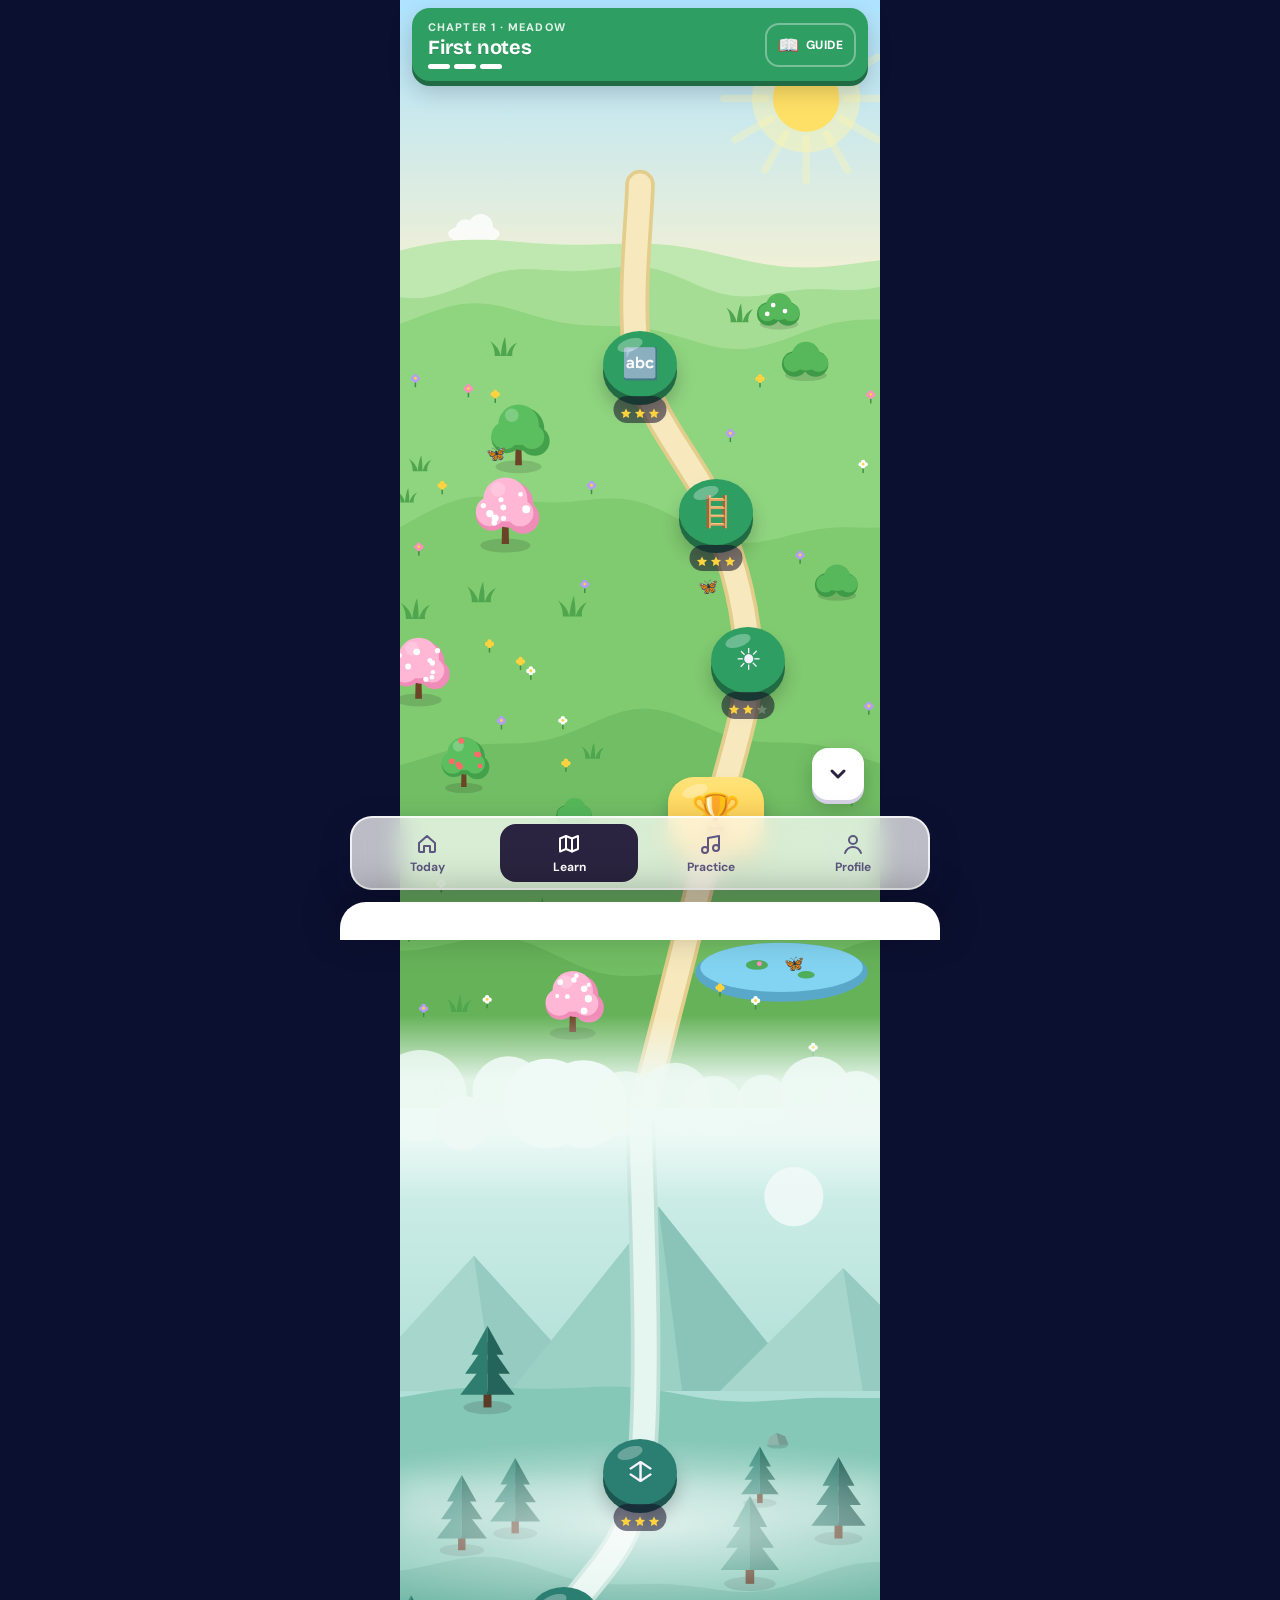
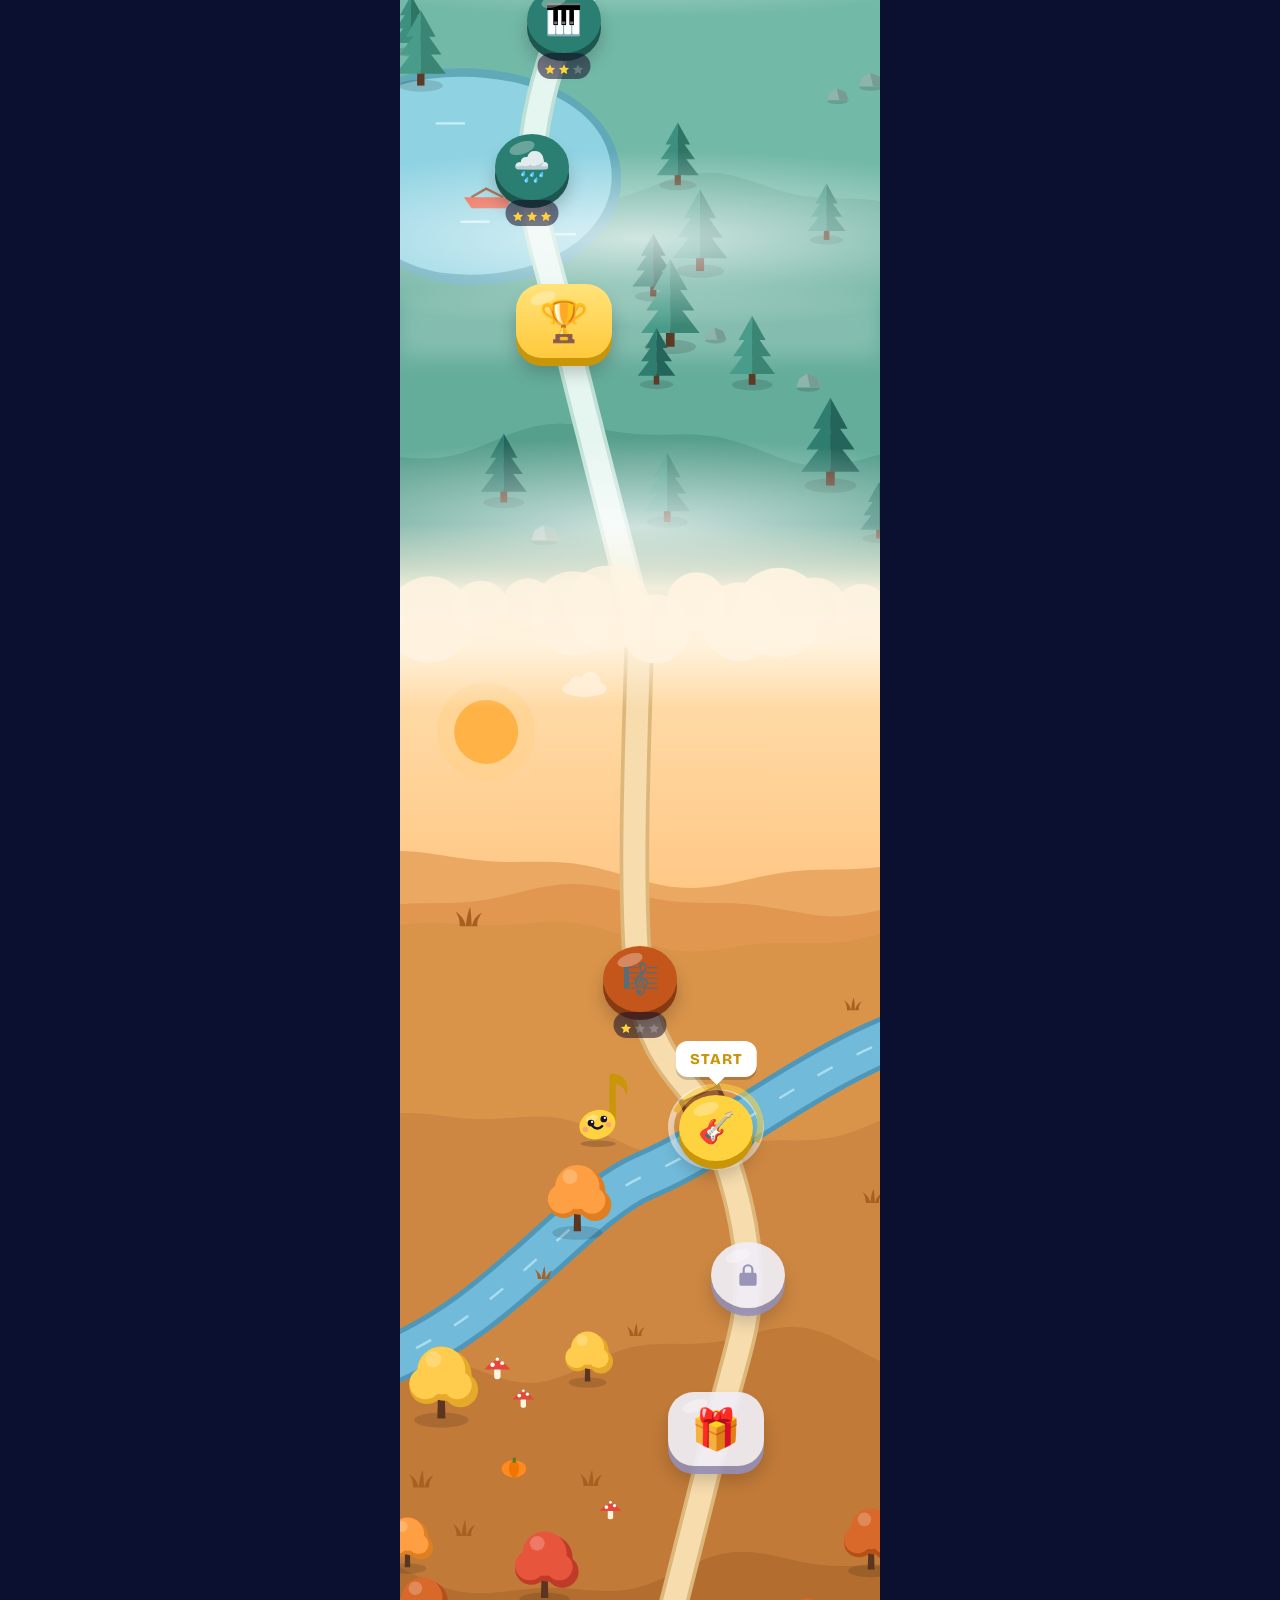
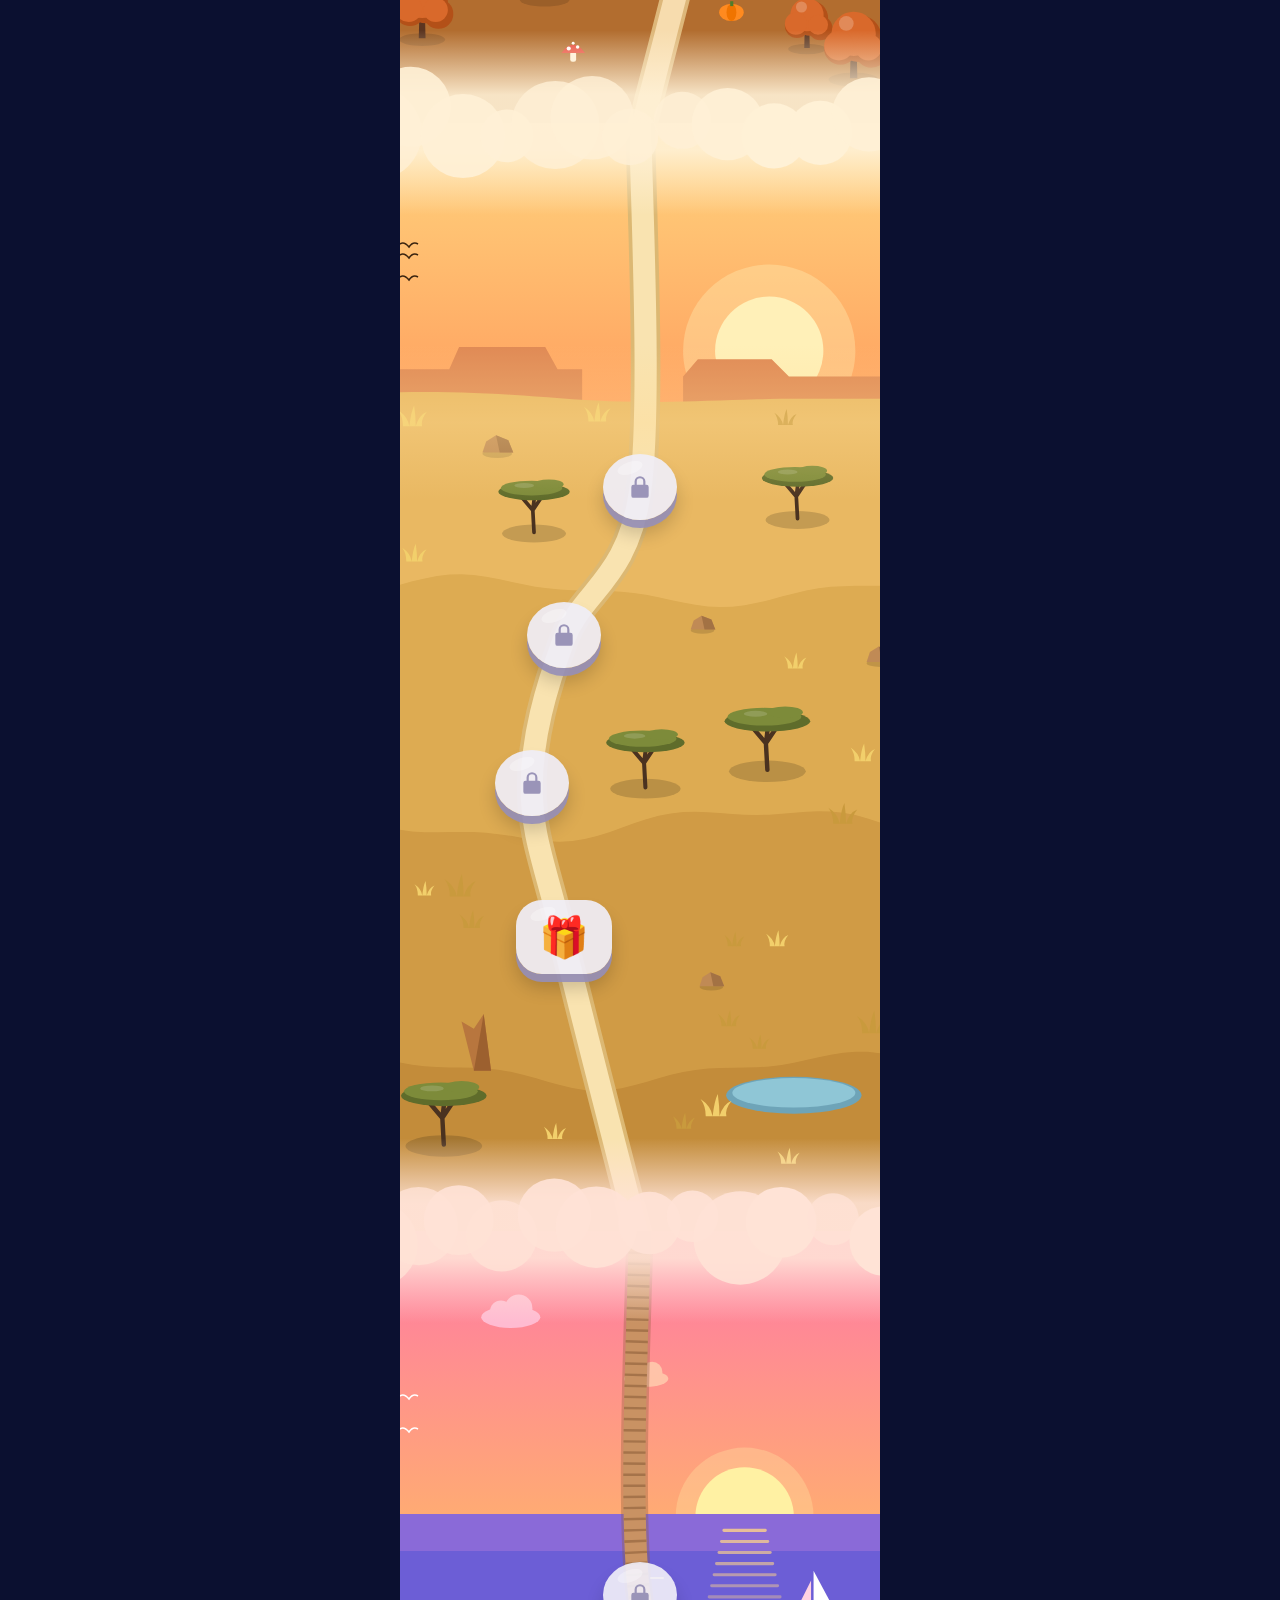
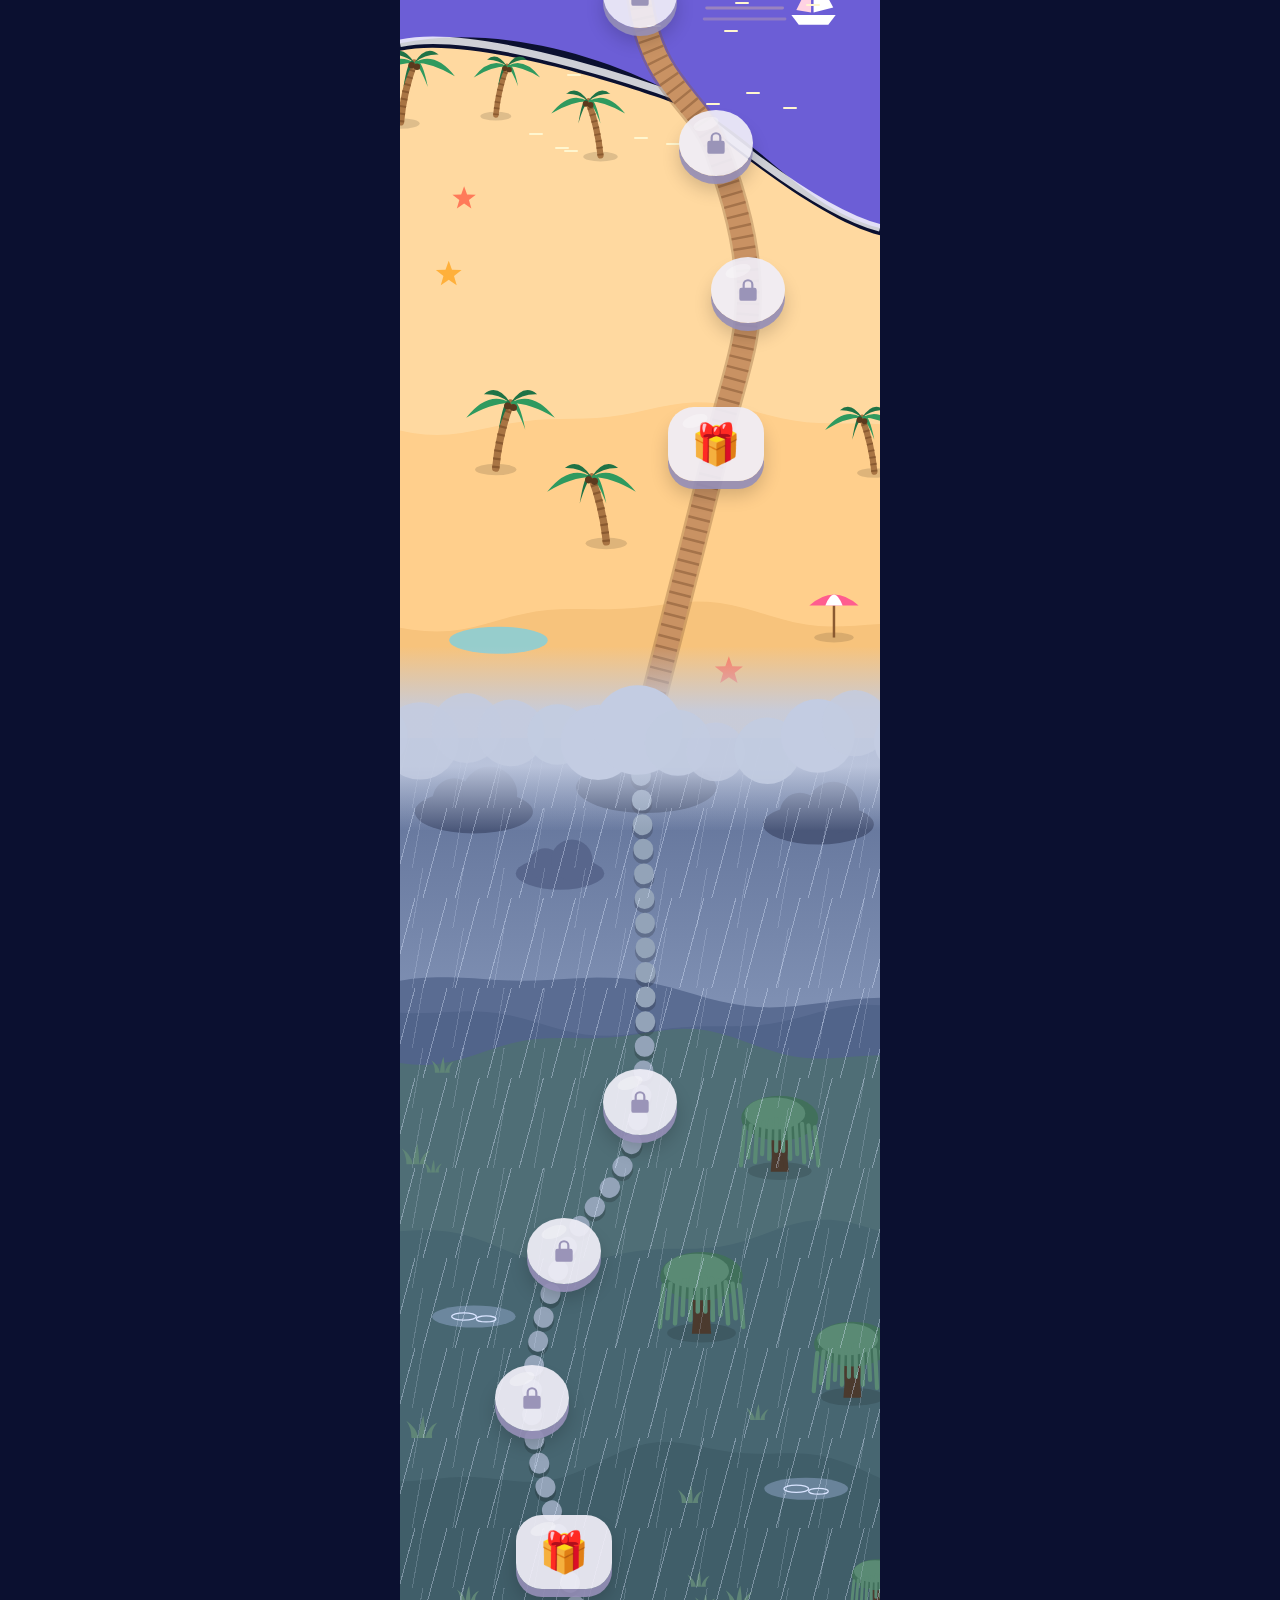
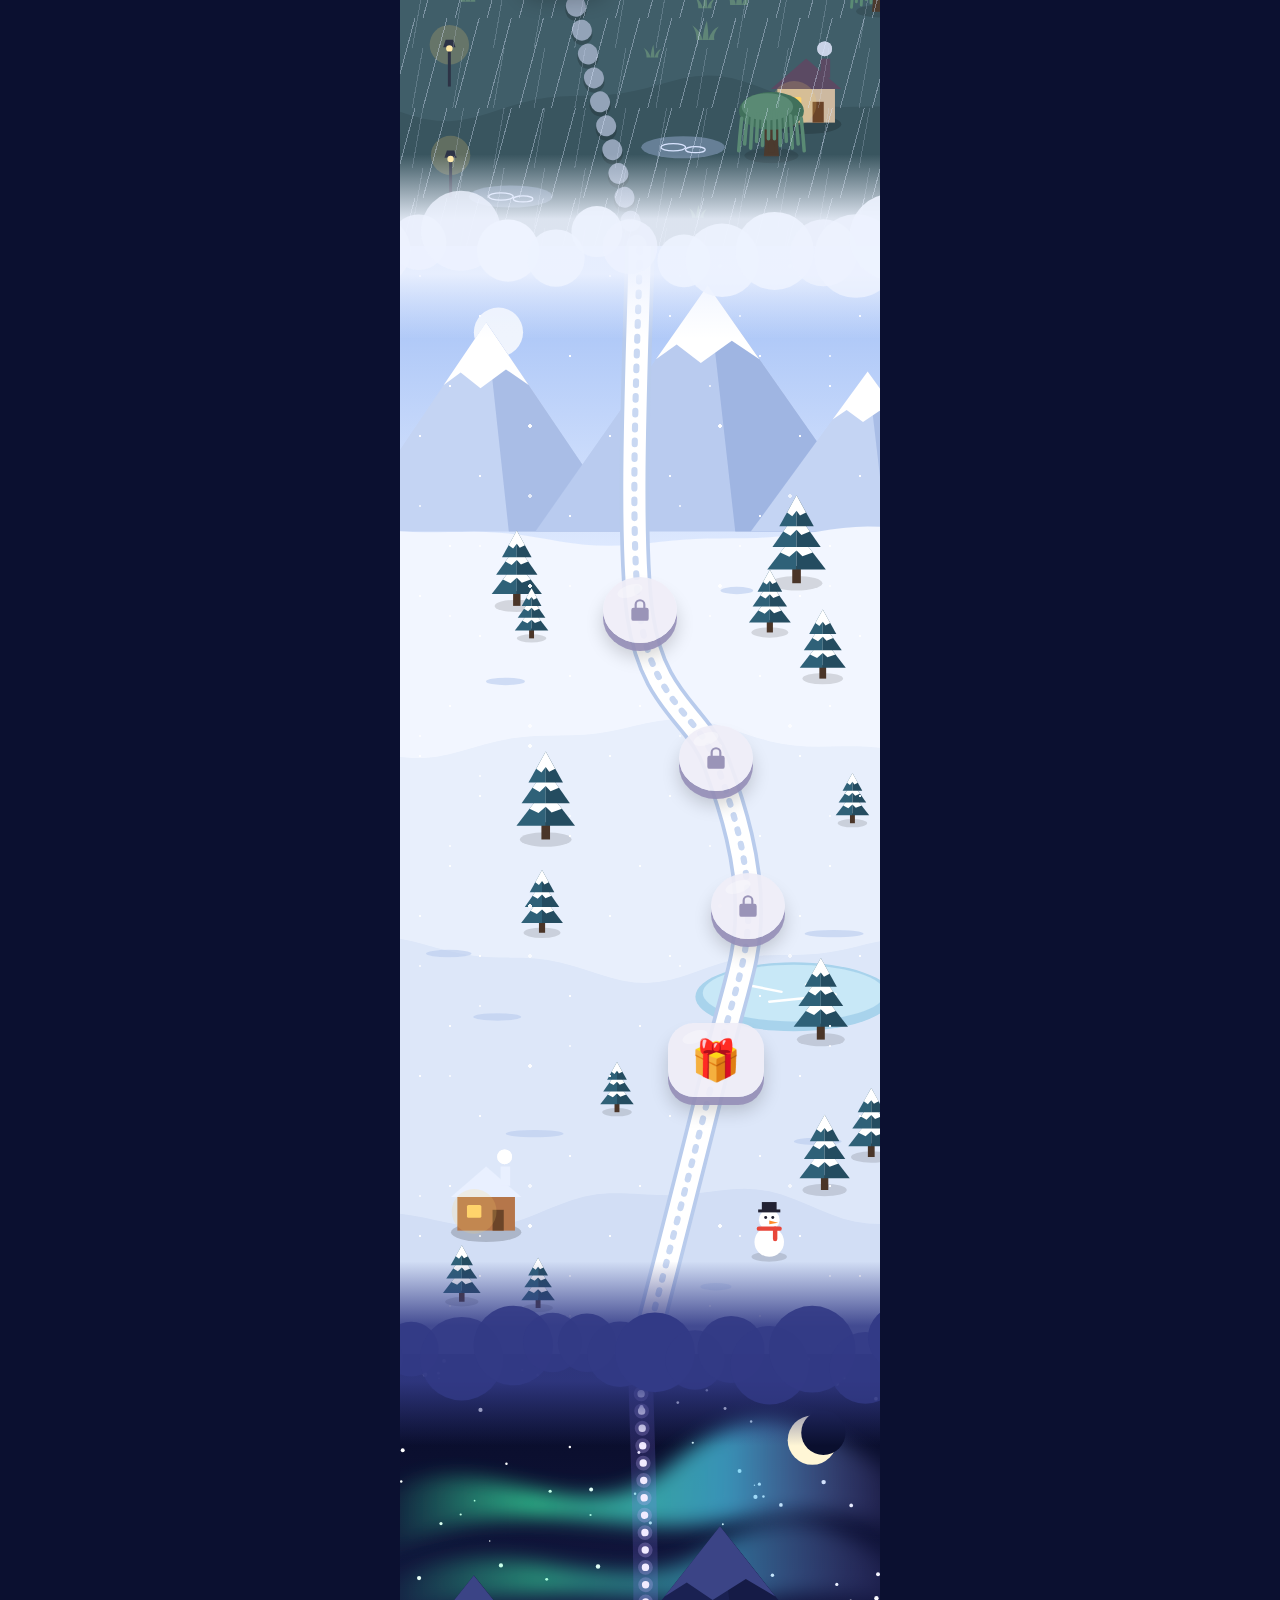
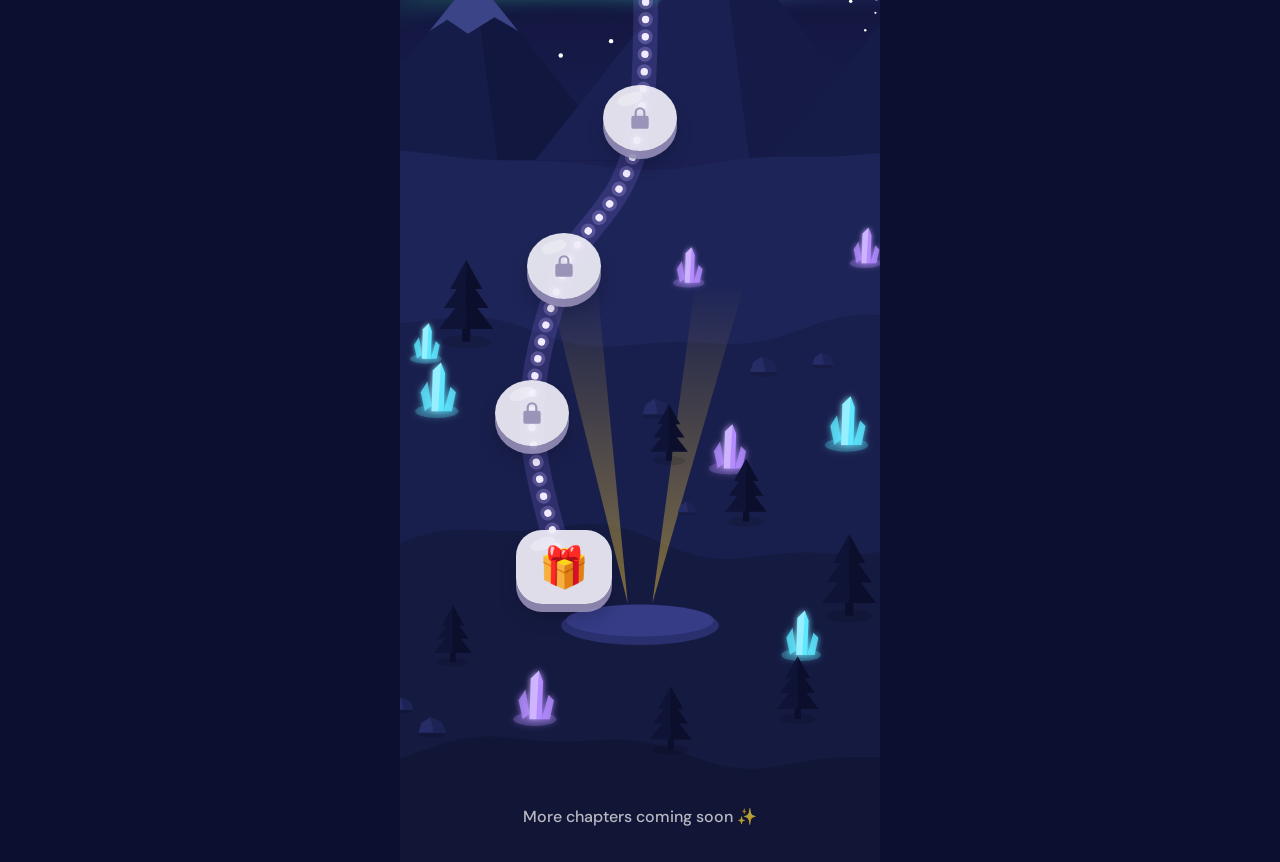
<file: concepts/learn/d-mix.html>
<!doctype html>
<html lang="en">
<head>
<meta charset="utf-8">
<meta name="viewport" content="width=device-width, initial-scale=1, viewport-fit=cover">
<title>Learn — Trail stones</title>
<link rel="preconnect" href="https://fonts.googleapis.com">
<link rel="preconnect" href="https://fonts.gstatic.com" crossorigin>
<link href="https://fonts.googleapis.com/css2?family=Bricolage+Grotesque:opsz,wght@12..96,600;12..96,800&family=DM+Sans:opsz,wght@9..40,400;9..40,500;9..40,700&display=swap" rel="stylesheet">
<link rel="stylesheet" href="shared.css">
<style>
  body { background: #0b1030; }
  #world { position: relative; max-width: 480px; margin: 0 auto; }
  .biome { position: relative; aspect-ratio: 390 / 900; }
  .biome > svg.bg { position: absolute; inset: 0; width: 100%; height: 100%; display: block; }
  .fx { position: absolute; inset: 0; overflow: hidden; pointer-events: none; }
  .seam { position: absolute; left: 0; right: 0; bottom: 0; aspect-ratio: 390 / 150; transform: translateY(50%); z-index: 5; pointer-events: none; }
  .seam svg { width: 100%; height: 100%; display: block; }

  /* chapter title written on the landscape */
  .ttl { position: absolute; top: 9.5%; width: 56%; z-index: 2; }
  .ttl.L { left: 5%; } .ttl.R { right: 5%; text-align: right; }
  .ttl .k { font: 800 12px var(--body); letter-spacing: .12em; text-transform: uppercase; opacity: .75; }
  .ttl h2 { font-size: 28px; margin: 4px 0 4px; letter-spacing: -.02em; }
  .ttl p { font-size: 14px; font-weight: 500; opacity: .8; }
  .ttl .lockchip { display: inline-flex; gap: 5px; align-items: center; margin-top: 8px; padding: 4px 10px; border-radius: 99px; font: 700 12px var(--body); background: rgba(0, 0, 0, .18); }
  .dark { color: var(--tx); } .light { color: #fff; text-shadow: 0 1px 8px rgba(0, 0, 0, .25); }

  /* chunky stepping-stone coins, sitting on the trail */
  .node { position: absolute; z-index: 3; width: 74px; height: 70px; margin: -38px 0 0 -37px; }
  .coin { position: relative; width: 74px; height: 66px; border-radius: 50%; background: var(--ac); box-shadow: 0 8px 0 var(--acd), 0 14px 18px rgba(0, 0, 0, .22); display: grid; place-items: center; font-size: 30px; transition: transform .08s, box-shadow .08s; }
  .coin::after { content: ''; position: absolute; left: 14px; top: 8px; width: 26px; height: 12px; border-radius: 50%; background: rgba(255, 255, 255, .3); transform: rotate(-18deg); }
  .coin:active { transform: translateY(6px); box-shadow: 0 2px 0 var(--acd); }
  .node.locked .coin { background: rgba(240, 238, 248, .92); box-shadow: 0 8px 0 rgba(150, 144, 185, .9), 0 14px 18px rgba(0, 0, 0, .18); color: #9a94b8; }
  .node.locked .coin svg { width: 26px; height: 26px; fill: currentColor; }
  .node .badge { position: absolute; left: 50%; bottom: -22px; transform: translateX(-50%); padding: 2px 6px; border-radius: 99px; background: rgba(20, 16, 40, .55); }
  .node .badge .stars i { width: 13px; height: 13px; }
  .node.current .ring { position: absolute; inset: -11px -11px -5px; border-radius: 50%; border: 6px solid #fff; opacity: .55; }
  .node.current .ring::after { content: ''; position: absolute; inset: -6px; border-radius: 50%; border: 6px solid transparent; border-top-color: var(--yellow); border-right-color: var(--yellow); transform: rotate(-20deg); }
  .node.current .coin { background: var(--yellow); box-shadow: 0 8px 0 var(--yellow-d), 0 14px 18px rgba(0, 0, 0, .22); }
  .start { position: absolute; left: 50%; bottom: calc(100% + 18px); transform: translateX(-50%); padding: 9px 14px; border-radius: 12px; background: #fff; color: var(--yellow-d); font: 800 15px var(--display); letter-spacing: .06em; white-space: nowrap; box-shadow: 0 3px 0 rgba(0, 0, 0, .18); animation: bob 1.4s ease-in-out infinite; }
  .start::after { content: ''; position: absolute; left: 50%; top: 100%; transform: translateX(-50%); border: 8px solid transparent; border-top-color: #fff; }
  @keyframes bob { 50% { transform: translate(-50%, -6px); } }

  .node.trophy { width: 96px; height: 80px; margin: -42px 0 0 -48px; }
  .node.trophy .coin { width: 96px; height: 74px; border-radius: 26px; font-size: 40px; background: linear-gradient(#ffe37a, #ffc93c); box-shadow: 0 8px 0 var(--yellow-d), 0 14px 18px rgba(0, 0, 0, .22); }
  .node.trophy.locked .coin { background: rgba(240, 238, 248, .92); box-shadow: 0 8px 0 rgba(150, 144, 185, .9), 0 14px 18px rgba(0, 0, 0, .18); }
  .node.trophy .coin span { animation: float 2.6s ease-in-out infinite; }
  @keyframes float { 50% { transform: translateY(-5px); } }

  /* mascot beside the next lesson */
  .buddy { position: absolute; z-index: 4; width: 64px; height: 80px; margin: -66px 0 0 -32px; }
  .buddy .m { width: 100%; height: 100%; animation: hop 2.4s ease-in-out infinite; transform-origin: 50% 100%; }
  @keyframes hop { 0%, 70%, 100% { transform: none; } 80% { transform: translateY(-8px) scaleY(1.04); } 90% { transform: scaleY(.95); } }

  /* sticky chapter banner, tinted by the landscape you're in */
  .banner-wrap { position: fixed; top: 8px; left: 0; right: 0; z-index: 20; display: flex; justify-content: center; pointer-events: none; }
  .banner { pointer-events: auto; width: calc(100% - 24px); max-width: 456px; display: flex; align-items: center; gap: 12px; padding: 12px 12px 12px 16px; border-radius: 18px; background: var(--c); box-shadow: 0 5px 0 var(--cd), 0 10px 24px rgba(0, 0, 0, .2); color: #fff; transition: background .35s, box-shadow .35s; }
  .banner .t { flex: 1; min-width: 0; }
  .banner .k { white-space: nowrap; overflow: hidden; text-overflow: ellipsis; font: 800 11px var(--body); letter-spacing: .1em; text-transform: uppercase; opacity: .85; }
  .banner h1 { white-space: nowrap; overflow: hidden; text-overflow: ellipsis; font-size: 20px; margin-top: 3px; text-shadow: 0 1px 0 rgba(0, 0, 0, .12); }
  .banner .dots { display: flex; gap: 4px; margin-top: 6px; }
  .banner .dots i { width: 22px; height: 5px; border-radius: 9px; background: rgba(255, 255, 255, .3); }
  .banner .dots i.on { background: #fff; }
  .banner .guide { display: flex; align-items: center; gap: 6px; padding: 9px 11px; border-radius: 14px; border: 2px solid rgba(255, 255, 255, .35); font: 800 12px var(--body); letter-spacing: .04em; text-transform: uppercase; }
  .banner .guide span { font-size: 17px; }
  .banner .streak { font: 800 15px var(--display); padding: 0 4px; }

  /* the card that drops down under the tapped coin */
  .pop { position: absolute; z-index: 25; width: min(320px, calc(100% - 32px)); padding: 18px; border-radius: 20px; background: var(--ac); color: #fff; box-shadow: 0 6px 0 var(--acd), 0 18px 40px rgba(0, 0, 0, .35);
    transform: translateX(-50%) scale(.9); transform-origin: var(--ax, 50%) 0; opacity: 0; pointer-events: none; transition: transform .16s, opacity .16s; }
  .pop.on { transform: translateX(-50%) scale(1); opacity: 1; pointer-events: auto; }
  .pop::before { content: ''; position: absolute; top: -12px; left: var(--ax, 50%); transform: translateX(-50%); border: 12px solid transparent; border-top: 0; border-bottom-color: var(--ac); }
  .pop .k { font: 700 12px var(--body); letter-spacing: .08em; text-transform: uppercase; opacity: .85; }
  .pop h3 { font-size: 21px; margin: 4px 0 6px; }
  .pop .row { display: flex; align-items: center; gap: 10px; font-weight: 500; opacity: .95; margin-bottom: 14px; }
  .pop .row .stars i { width: 16px; height: 16px; }
  .pop .ic { float: right; font-size: 34px; line-height: 1; margin-left: 8px; }
  .pop .go { width: 100%; padding: 14px; border-radius: 14px; background: #fff; color: var(--acd); font: 800 17px var(--display); letter-spacing: .03em; box-shadow: 0 5px 0 rgba(0, 0, 0, .2); }
  .pop.locked { background: #fff; color: var(--paper-ink); box-shadow: 0 6px 0 #d6d2e6, 0 18px 40px rgba(0, 0, 0, .3); }
  .pop.locked::before { border-bottom-color: #fff; }
  .pop.locked .go { background: #ece9f5; color: #9b95b8; box-shadow: none; }

  .jump { position: fixed; right: max(16px, calc(50% - 224px)); bottom: 100px; z-index: 22; width: 52px; height: 52px; border-radius: 16px; background: #fff; box-shadow: 0 4px 0 #d6d2e6, 0 8px 20px rgba(0, 0, 0, .2); display: grid; place-items: center; transition: opacity .2s, transform .2s; }
  .jump svg { width: 24px; height: 24px; stroke: var(--paper-ink); stroke-width: 3; fill: none; stroke-linecap: round; stroke-linejoin: round; transition: transform .2s; }
  .jump.hide { opacity: 0; transform: scale(.7); pointer-events: none; }
  .jump.up svg { transform: rotate(180deg); }

  .finale { position: absolute; left: 0; right: 0; bottom: 3%; text-align: center; color: rgba(255, 255, 255, .7); font-weight: 500; z-index: 3; }

  /* ---------- weather ---------- */
  .bfly { position: absolute; font-size: 16px; animation: flutter 9s linear infinite; }
  @keyframes flutter { 0% { transform: translate(0, 0) rotate(-8deg); } 25% { transform: translate(40px, -30px) rotate(8deg); } 50% { transform: translate(10px, -70px) rotate(-6deg); } 75% { transform: translate(-30px, -30px) rotate(10deg); } 100% { transform: translate(0, 0) rotate(-8deg); } }
  .fog { position: absolute; left: -40%; width: 180%; height: 16%; background: radial-gradient(closest-side, rgba(255, 255, 255, .7), rgba(255, 255, 255, 0)); animation: drift 14s ease-in-out infinite alternate; }
  @keyframes drift { to { transform: translateX(18%); } }
  .leaf { position: absolute; top: -4%; width: 12px; height: 8px; border-radius: 0 80% 0 80%; animation: fall linear infinite; }
  @keyframes fall { 0% { top: -4%; transform: translateX(0) rotate(0); } 25% { transform: translateX(30px) rotate(90deg); } 50% { transform: translateX(-10px) rotate(200deg); } 75% { transform: translateX(26px) rotate(290deg); } 100% { top: 102%; transform: translateX(0) rotate(400deg); } }
  .haze { position: absolute; left: 0; right: 0; top: 20%; height: 14%; background: linear-gradient(transparent, rgba(255, 220, 150, .35), transparent); animation: shimmer 3s ease-in-out infinite alternate; }
  @keyframes shimmer { to { transform: scaleY(1.3) translateY(4px); opacity: .6; } }
  .bird { position: absolute; width: 18px; height: 8px; animation: fly linear infinite; }
  .bird svg { width: 100%; height: 100%; overflow: visible; }
  @keyframes fly { from { transform: translateX(-60px); } to { transform: translateX(520px); } }
  .glint { position: absolute; width: 14px; height: 2px; border-radius: 2px; background: #fff6cf; animation: twinkle 2.4s ease-in-out infinite; }
  @keyframes twinkle { 0%, 100% { opacity: .1; } 50% { opacity: 1; } }
  .rain { position: absolute; inset: -10% 0 0; background-image: repeating-linear-gradient(105deg, transparent 0 14px, rgba(220, 232, 255, .38) 14px 15px, transparent 15px 31px); background-size: 100% 90px; animation: pour .5s linear infinite; }
  .rain.b { opacity: .55; background-size: 100% 60px; animation-duration: .35s; background-image: repeating-linear-gradient(100deg, transparent 0 22px, rgba(220, 232, 255, .35) 22px 23px, transparent 23px 40px); }
  @keyframes pour { to { background-position: -24px 90px; } }
  .flash { position: absolute; inset: 0; background: #e8eeff; opacity: 0; animation: flash 9s linear infinite; }
  @keyframes flash { 0%, 90%, 92.5%, 96%, 100% { opacity: 0; } 91% { opacity: .45; } 94% { opacity: .3; } }
  .snow { position: absolute; inset: 0; background-image: radial-gradient(3px 3px at 20px 30px, #fff 50%, transparent 51%), radial-gradient(2px 2px at 80px 70px, #fff 50%, transparent 51%), radial-gradient(4px 4px at 130px 20px, #fff 50%, transparent 51%), radial-gradient(2.5px 2.5px at 170px 110px, #fff 50%, transparent 51%), radial-gradient(3px 3px at 50px 140px, #fff 50%, transparent 51%);
    background-size: 190px 160px; animation: snow 9s linear infinite; opacity: .95; }
  .snow.b { background-size: 260px 230px; animation-duration: 15s; opacity: .7; }
  @keyframes snow { from { background-position: 0 0; } to { background-position: 60px 160px; } }
  .snow.b { animation-name: snowb; } @keyframes snowb { from { background-position: 0 0; } to { background-position: -40px 230px; } }
  .shoot { position: absolute; top: 8%; left: 70%; width: 90px; height: 2px; background: linear-gradient(90deg, #fff, transparent); transform: rotate(-20deg); opacity: 0; animation: shoot 7s ease-in infinite; }
  @keyframes shoot { 0%, 80% { opacity: 0; transform: rotate(-20deg) translateX(0); } 82% { opacity: 1; } 92% { opacity: 0; transform: rotate(-20deg) translateX(-220px); } 100% { opacity: 0; } }
  .tw { animation: twinkle 3s ease-in-out infinite; }
  .aur { animation: aur 7s ease-in-out infinite alternate; transform-origin: 50% 50%; transform-box: fill-box; }
  @keyframes aur { from { transform: skewX(-8deg) scaleY(.9); opacity: .55; } to { transform: skewX(8deg) scaleY(1.12); opacity: .95; } }
  .rays { animation: spin 40s linear infinite; transform-origin: center; transform-box: fill-box; }
  @keyframes spin { to { transform: rotate(360deg); } }
  .ripple { animation: ripple 2.6s ease-out infinite; transform-origin: center; transform-box: fill-box; }
  @keyframes ripple { from { transform: scale(.3); opacity: .9; } to { transform: scale(1.6); opacity: 0; } }
  .smoke { animation: smoke 4s ease-out infinite; transform-box: fill-box; }
  @keyframes smoke { from { transform: translate(0, 0) scale(.6); opacity: .8; } to { transform: translate(8px, -26px) scale(1.4); opacity: 0; } }
  .boat { animation: rock 4s ease-in-out infinite; transform-box: fill-box; transform-origin: 50% 100%; }
  @keyframes rock { 50% { transform: rotate(4deg) translateY(1px); } }
</style>
</head>
<body>
<div class="banner-wrap"><header class="banner" id="banner"></header></div>
<button class="jump hide" id="jump" aria-label="Jump to your next lesson"><svg viewBox="0 0 24 24"><path d="M6 9l6 6 6-6"/></svg></button>
<main id="world"></main>
<div id="tabs"></div>
<div class="sheet-scrim" id="scrim"></div>
<div class="sheet" id="sheet"></div>
<script src="shared.js"></script>
<script src="scenery.js"></script>
<script>
(function () {
  const T = window.TONIC, S = window.SCN, f = S.f;
  const W = 390, H = 900;

  // Eight biomes, one per chapter. Each has its own sky, ground, trees and weather.
  // stops: three lessons, then the trophy. inX/outX: where the trail enters and leaves.
  const BIOMES = [
    { name: 'Meadow', inX: 300, outX: 240, stops: [[285, 295], [125, 395], [255, 525], [120, 670]], ttl: 'L', txt: 'dark', tx: '#1d3a2a', ac: '#2f9e62',
      seam: '#effaf6', trail: ['#f7e9bd', '#e3cd8c'], draw: meadow, fx: fxButterflies },
    { name: 'Pine lake', inX: 240, outX: 100, stops: [[300, 295], [150, 395], [270, 530], [160, 680]], ttl: 'L', txt: 'dark', tx: '#163c37', ac: '#2a7f72',
      seam: '#fff4e2', trail: ['#e5f5ef', '#bfe0d6'], draw: pinelake, fx: fxFog },
    { name: 'Autumn woods', inX: 100, outX: 280, stops: [[110, 295], [265, 385], [130, 525], [265, 675]], ttl: 'R', txt: 'dark', tx: '#4a2410', ac: '#c4561c',
      seam: '#fff1d6', trail: ['#f7dcae', '#ddb77a'], draw: autumn, fx: fxLeaves },
    { name: 'Savanna', inX: 280, outX: 110, stops: [[290, 295], [140, 395], [260, 530], [120, 680]], ttl: 'L', txt: 'dark', tx: '#4b2a0b', ac: '#c2621f',
      seam: '#ffe3d6', trail: ['#f9e3b0', '#dcb873'], draw: savanna, fx: fxHaze },
    { name: 'Sunset coast', inX: 110, outX: 270, stops: [[100, 295], [255, 400], [120, 535], [270, 680]], ttl: 'R', txt: 'light', tx: '#fff', ac: '#e0567f',
      seam: '#c3cce2', trail: ['#c99263', '#a5734a'], draw: coast, fx: fxGlints },
    { name: 'Rainy moor', inX: 270, outX: 130, stops: [[290, 295], [150, 395], [270, 530], [140, 680]], ttl: 'L', txt: 'light', tx: '#fff', ac: '#5a7bd6',
      seam: '#eef3ff', trail: ['#93a3b8', '#93a3b8'], draw: moor, fx: fxRain },
    { name: 'Snowy peaks', inX: 130, outX: 220, stops: [[110, 295], [262, 395], [120, 530], [262, 680]], ttl: 'R', txt: 'dark', tx: '#1f2e57', ac: '#3f6fd8',
      seam: '#323a86', trail: ['#ffffff', '#b8cbec'], draw: peaks, fx: fxSnow },
    { name: 'Aurora', inX: 220, outX: null, stops: [[300, 315], [150, 430], [270, 560], [195, 700]], ttl: 'L', txt: 'light', tx: '#fff', ac: '#8f6bff',
      seam: null, trail: ['#c6b5ff', '#c6b5ff'], draw: aurora, fx: fxNight },
  ];

  // Stepping-stone layout: one S-curve that continues from biome to biome, 4 coins each (3 lessons + trophy)
  BIOMES.forEach((b, ci) => {
    b.stops = [0, 1, 2, 3].map((j) => [Math.round(195 + 88 * Math.sin((ci * 4 + j) * Math.PI / 4)), [300, 420, 540, 665][j]]);
    b.inX = 195;
    b.outX = ci < BIOMES.length - 1 ? 195 : null;
  });
  const shade = (h, k) => '#' + [1, 3, 5].map((i) => Math.round(parseInt(h.slice(i, i + 2), 16) * k).toString(16).padStart(2, '0')).join('');

  const sky = (id, a, b, h) => '<defs><linearGradient id="' + id + '" x1="0" y1="0" x2="0" y2="1"><stop offset="0" stop-color="' + a + '"/><stop offset="1" stop-color="' + b + '"/></linearGradient></defs>' +
    '<rect width="' + W + '" height="' + (h + 40) + '" fill="url(#' + id + ')"/>';

  function trailSvg(b, d) {
    const [c, e] = b.trail;
    if (b.name === 'Sunset coast') return '<path d="' + d + '" stroke="#8a5d38" stroke-width="22" fill="none" stroke-linecap="round" opacity=".35"/>' +
      '<path d="' + d + '" stroke="' + c + '" stroke-width="18" fill="none" stroke-linecap="round"/><path d="' + d + '" stroke="' + e + '" stroke-width="18" fill="none" stroke-dasharray="2 7"/>';
    if (b.name === 'Rainy moor') return '<path d="' + d + '" stroke="rgba(0,0,0,.18)" stroke-width="17" fill="none" stroke-linecap="round" stroke-dasharray="1 19" transform="translate(0 3)"/>' +
      '<path d="' + d + '" stroke="' + c + '" stroke-width="16" fill="none" stroke-linecap="round" stroke-dasharray="1 19"/>';
    if (b.name === 'Aurora') return '<path d="' + d + '" stroke="#8f7bff" stroke-width="20" fill="none" opacity=".18" stroke-linecap="round"/>' +
      '<path d="' + d + '" stroke="' + c + '" stroke-width="12" fill="none" opacity=".25" stroke-linecap="round" stroke-dasharray="0.1 14"/>' +
      '<path d="' + d + '" stroke="#f1ebff" stroke-width="6" fill="none" stroke-linecap="round" stroke-dasharray="0.1 14"/>';
    return '<path d="' + d + '" stroke="' + e + '" stroke-width="24" fill="none" stroke-linecap="round"/>' +
      '<path d="' + d + '" stroke="' + c + '" stroke-width="18" fill="none" stroke-linecap="round"/>' +
      (b.name === 'Snowy peaks' ? '<path d="' + d + '" stroke="#c9d8f2" stroke-width="5" fill="none" stroke-dasharray="3 9" stroke-linecap="round"/>' : '');
  }

  // ---------- the eight scenes ----------
  function meadow(sc) {
    let s = sky('s1', '#aee3ff', '#fff3cc', 230) +
      '<g class="rays" opacity=".35">' + [...Array(12)].map((_, i) => '<rect x="327" y="10" width="6" height="40" rx="3" fill="#fff6b0" transform="rotate(' + i * 30 + ' 330 80)"/>').join('') + '</g>' +
      '<circle cx="330" cy="80" r="44" fill="#fff4a8" opacity=".45"/><circle cx="330" cy="80" r="27" fill="#ffe066"/>' +
      S.cloud(250, 50, 0.9, '#fff', 0.9) + S.cloud(60, 190, 0.7, '#fff', 0.8) +
      S.hills(205, 10, '#bfe8b0', 11, { freq: 0.8 }) + S.hills(228, 12, '#a6dd95', 12, { freq: 1.2 }) +
      S.hills(265, 14, '#8fd47f', 13) + S.hills(420, 18, '#80ca70', 14) + S.hills(600, 18, '#72be64', 15) + S.hills(780, 16, '#66b259', 16) +
      '<ellipse cx="310" cy="790" rx="70" ry="24" fill="#5aa8c9"/><ellipse cx="310" cy="786" rx="66" ry="20" fill="#83d4f2"/>' +
      '<ellipse cx="290" cy="784" rx="9" ry="4" fill="#4fae5c"/><ellipse cx="330" cy="792" rx="7" ry="3" fill="#4fae5c"/><circle cx="292" cy="783" r="2" fill="#ff8fbf"/>';
    sc.add(9, [10, 250, 380, 860], 34, 50, (x, y, r) => r() < 0.55 ? S.roundTree(x, y, 0.8 + r() * 0.5, '#ffb7d5', '#f08cb8', { dots: '#fff' }) : S.roundTree(x, y, 0.8 + r() * 0.5, '#5cbf5f', '#43a14b', { dots: r() < 0.4 ? '#ff6b6b' : null }));
    sc.add(8, [10, 260, 380, 880], 26, 30, (x, y, r) => S.bush(x, y, 0.9 + r() * 0.4, '#56b85a', '#3e9a47', r() < 0.5 ? '#fff' : null));
    sc.add(55, [5, 250, 385, 895], 16, 9, (x, y, r) => S.flower(x, y, ['#fff', '#ffd23f', '#ff8fbf', '#b49bff'][Math.floor(r() * 4)]));
    sc.add(20, [5, 250, 385, 895], 14, 12, (x, y, r) => S.tuft(x, y, '#4fa64f', 0.8 + r() * 0.5));
    return s;
  }

  function pinelake(sc) {
    let s = sky('s2', '#d7f2ed', '#a9dcd3', 230) + '<circle cx="320" cy="72" r="24" fill="#fff" opacity=".65"/>' +
      S.mountain(60, 230, 200, 110, '#a6d6cc', '#95cbc0') + S.mountain(210, 230, 240, 150, '#9bd0c5', '#8ac4b8') + S.mountain(360, 230, 200, 100, '#a6d6cc', '#95cbc0') +
      S.hills(232, 6, '#86c8b8', 21) + S.hills(380, 12, '#73b9a8', 22) + S.hills(560, 15, '#65ad9b', 23) + S.hills(760, 14, '#579f8d', 24) +
      '<path d="M-20 470 C40 440 150 455 175 520 C200 590 120 640 40 630 C0 625 -20 600 -20 600Z" fill="#5fa9b9"/>' +
      '<path d="M-20 476 C40 448 146 462 168 520 C190 584 118 630 40 622 C0 618 -20 596 -20 596Z" fill="#8fd3e2"/>' +
      [[30, 500], [90, 540], [50, 580], [120, 590]].map(([x, y]) => '<path d="M' + x + ' ' + y + ' h22" stroke="#c9eef5" stroke-width="2" stroke-linecap="round"/>').join('') +
      '<g class="boat"><path d="M52 560 h40 l-6 9 h-28z" fill="#e8553d"/><path d="M58 560 l12 -7 l14 7" stroke="#8a4b2a" stroke-width="2" fill="none"/></g>' +
      '<rect x="0" y="300" width="390" height="40" fill="#fff" opacity=".22" filter="url(#blur)"/><rect x="0" y="640" width="390" height="50" fill="#fff" opacity=".2" filter="url(#blur)"/>';
    const pc = [['#3d8f7f', '#2e7566'], ['#2f7d6e', '#24645a'], ['#4a9c8a', '#3a8574']];
    sc.add(34, [0, 240, 390, 890], 26, 22, (x, y, r) => { const c = pc[Math.floor(r() * 3)]; return S.pine(x, y, 0.7 + r() * 0.7, c[0], c[1]); });
    sc.add(10, [0, 250, 390, 890], 18, 16, (x, y, r) => S.rock(x, y, 0.6 + r() * 0.4, '#8fb5ab', '#769d93'));
    return s;
  }

  function autumn(sc) {
    let s = sky('s3', '#ffe2b4', '#ffc27c', 230) + '<circle cx="70" cy="95" r="40" fill="#ffd28a" opacity=".5"/><circle cx="70" cy="95" r="26" fill="#ffb347"/>' +
      S.cloud(150, 60, 0.6, '#fff1dc', 0.8) +
      S.hills(206, 12, '#eaa862', 31, { freq: 0.9 }) + S.hills(232, 10, '#e19750', 32) +
      S.hills(260, 12, '#d9944a', 33) + S.hills(420, 16, '#cd8742', 34) + S.hills(600, 18, '#c17a38', 35) + S.hills(780, 16, '#b26d2f', 36) +
      '<path d="M-20 610 C80 575 140 480 200 455 S330 370 410 340" stroke="#4f97b8" stroke-width="40" fill="none"/>' +
      '<path d="M-20 610 C80 575 140 480 200 455 S330 370 410 340" stroke="#71bad9" stroke-width="32" fill="none"/>' +
      '<path d="M-20 610 C80 575 140 480 200 455 S330 370 410 340" stroke="#a9ddf0" stroke-width="2" fill="none" stroke-dasharray="14 22"/>';
    // the bridge goes wherever the trail meets the river
    const river = S.curve([[-20, 610], [100, 555], [200, 455], [300, 385], [410, 340]]).samples;
    let best = [1e9, 0];
    sc.samples.forEach((p, i) => river.forEach((q) => { const d = Math.hypot(p[0] - q[0], p[1] - q[1]); if (d < best[0]) best = [d, i]; }));
    const bp = sc.samples[best[1]], bn = sc.samples[Math.min(best[1] + 1, sc.samples.length - 1)], bq = sc.samples[Math.max(best[1] - 1, 0)];
    const ang = Math.atan2(bn[1] - bq[1], bn[0] - bq[0]) * 180 / Math.PI - 90;
    sc.bridge = '<g transform="translate(' + f(bp[0]) + ' ' + f(bp[1]) + ') rotate(' + f(ang) + ')"><rect x="-15" y="-28" width="30" height="56" fill="#9a6034"/>' +
      [...Array(8)].map((_, i) => '<rect x="-15" y="' + f(-28 + i * 7.4) + '" width="30" height="1.6" fill="#6e4021"/>').join('') +
      '<rect x="-18" y="-30" width="3.5" height="60" rx="1.5" fill="#6e4021"/><rect x="14.5" y="-30" width="3.5" height="60" rx="1.5" fill="#6e4021"/></g>';
    const tc = [['#ff9f43', '#e07f22'], ['#e8553d', '#bf3b28'], ['#ffcc4d', '#e6a92a'], ['#d9692b', '#b35018']];
    sc.add(16, [0, 250, 390, 880], 32, 44, (x, y, r) => { const c = tc[Math.floor(r() * 4)]; return S.roundTree(x, y, 0.8 + r() * 0.55, c[0], c[1], { trunk: '#5b3520' }); });
    sc.add(8, [0, 260, 390, 890], 16, 18, (x, y, r) => S.mushroom(x, y, 0.9 + r() * 0.5));
    sc.add(3, [0, 300, 390, 890], 20, 40, (x, y) => S.g(x, y, 1, '<ellipse cx="0" cy="-6" rx="10" ry="7" fill="#ff8a1f"/><ellipse cx="0" cy="-6" rx="4" ry="7" fill="#f07400"/><rect x="-1" y="-15" width="2.5" height="4" fill="#4f7d2b"/>'));
    sc.add(14, [0, 250, 390, 890], 14, 14, (x, y, r) => S.tuft(x, y, '#a85f22', 0.8 + r() * 0.4));
    return s;
  }

  function savanna(sc) {
    let s = sky('s4', '#ffd57e', '#ff985a', 230) + '<circle cx="300" cy="185" r="70" fill="#fff0b8" opacity=".35"/><circle cx="300" cy="185" r="44" fill="#fff0b8"/>' +
      '<path d="M0 230 V200 h40 l8 -18 h70 l10 18 h20 V230Z M230 230 V206 l12 -14 h60 l14 14 h74 V230Z" fill="#e08a55"/>' +
      S.hills(222, 4, '#e9b862', 41, { freq: 0.6 }) + S.hills(380, 10, '#ddab52', 42) + S.hills(570, 12, '#d09b45', 43) + S.hills(770, 12, '#c38c3a', 44) +
      '<ellipse cx="320" cy="790" rx="55" ry="15" fill="#6ea4b8"/><ellipse cx="320" cy="788" rx="50" ry="12" fill="#8fc6d6"/>' +
      '<path d="M60 770 l-10 -40 l10 6 l8 -12 l6 46z" fill="#b8763e"/><path d="M60 770 l8 -46 l6 46z" fill="#9c602f"/>';
    sc.add(9, [0, 240, 390, 870], 40, 70, (x, y, r) => S.acacia(x, y, 0.9 + r() * 0.6, '#7d8b3a', '#5f6c2b'));
    sc.add(34, [0, 240, 390, 895], 16, 14, (x, y, r) => S.tuft(x, y, r() < 0.5 ? '#f2cf6b' : '#c99a3d', 0.9 + r() * 0.6));
    sc.add(7, [0, 250, 390, 890], 18, 24, (x, y, r) => S.rock(x, y, 0.6 + r() * 0.5, '#c08a55', '#a37244'));
    return s;
  }

  function coast(sc) {
    let s = sky('s5', '#ff78a6', '#ffb36b', 230) +
      '<circle cx="280" cy="232" r="56" fill="#ffe2a1" opacity=".35"/><path d="M240 232 a40 40 0 0 1 80 0z" fill="#fff1a3"/>' +
      S.cloud(90, 70, 0.8, '#ffc1d8', 0.9) + S.cloud(200, 120, 0.6, '#ffd0b0', 0.8) +
      '<path d="M0 230 H390 V485 C330 470 300 420 230 380 S70 320 0 335Z" fill="#6c5ed6"/>' +
      '<path d="M0 230 H390 V260 H0Z" fill="#8a6ad8"/>' +
      [...Array(9)].map((_, i) => '<rect x="' + (262 - i * 2) + '" y="' + (242 + i * 9) + '" width="' + (36 + i * 4) + '" height="2.5" rx="1.2" fill="#ffd48a" opacity="' + (0.8 - i * 0.07) + '"/>').join('') +
      '<path d="M0 335 C70 320 230 380 230 380 S330 470 390 485" stroke="#fff" stroke-width="6" fill="none" opacity=".8"/>' +
      '<path d="M0 341 C70 326 230 386 230 386 S330 476 390 491 V900 H0Z" fill="#ffd9a0"/>' +
      S.hills(640, 10, '#ffcf8c', 51) + S.hills(800, 10, '#f7c37c', 52) +
      '<g class="boat"><path d="M318 312 h36 l-6 8 h-24z" fill="#fff"/><path d="M336 310 v-34 l16 30z" fill="#fff"/><path d="M334 310 v-26 l-12 24z" fill="#ffd2e2"/></g>' +
      '<ellipse cx="80" cy="820" rx="40" ry="11" fill="#7fd0e0" opacity=".8"/>';
    sc.add(10, [0, 360, 390, 880], 34, 50, (x, y, r) => S.palm(x, y, 0.85 + r() * 0.5, '#2f9a5f', '#1f7346', r() < 0.5 ? -1 : 1));
    sc.add(6, [0, 380, 390, 890], 18, 30, (x, y, r) => S.g(x, y, 0.8 + r() * 0.4, '<polygon points="0,-10 2.4,-3.3 9.5,-3.1 3.9,1.3 5.9,8.1 0,4.1 -5.9,8.1 -3.9,1.3 -9.5,-3.1 -2.4,-3.3" fill="' + (r() < 0.5 ? '#ff7a59' : '#ffb03b') + '"/>'));
    sc.add(2, [150, 560, 390, 880], 30, 80, (x, y) => S.g(x, y, 1, '<ellipse cx="0" cy="0" rx="16" ry="4" fill="#000" opacity=".12"/><rect x="-1" y="-30" width="2" height="30" fill="#8a5a30"/><path d="M-20 -26 Q0 -44 20 -26Z" fill="#ff5d8f"/><path d="M-7 -26 Q0 -44 7 -26Z" fill="#fff"/>'));
    return s;
  }

  function moor(sc) {
    let s = sky('s6', '#5d6e95', '#8798ba', 230) +
      S.cloud(60, 60, 1.6, '#4a5779') + S.cloud(200, 40, 1.9, '#455272') + S.cloud(340, 70, 1.5, '#4a5779') + S.cloud(130, 110, 1.2, '#56648a', 0.9) +
      S.hills(205, 12, '#5a6c92', 61, { freq: 0.8 }) + S.hills(230, 10, '#51648a', 62) +
      S.hills(250, 12, '#4f6e76', 63) + S.hills(410, 14, '#476671', 64) + S.hills(590, 16, '#405e69', 65) + S.hills(780, 14, '#39555f', 66);
    [[60, 470], [330, 610], [230, 820], [90, 860]].forEach(([x, y], i) => {
      s += '<ellipse cx="' + x + '" cy="' + y + '" rx="34" ry="9" fill="#8aa3c4" opacity=".55"/>' +
        '<ellipse class="ripple" style="animation-delay:' + (i * 0.7) + 's" cx="' + (x - 8) + '" cy="' + y + '" rx="10" ry="3" fill="none" stroke="#d9e4ff" stroke-width="1"/>' +
        '<ellipse class="ripple" style="animation-delay:' + (i * 0.7 + 1.3) + 's" cx="' + (x + 10) + '" cy="' + (y + 2) + '" rx="8" ry="2.4" fill="none" stroke="#d9e4ff" stroke-width="1"/>';
    });
    sc.at(330, 800, S.cottage(330, 800, 1.3, '#cdb9a0', '#5b4a63', true) + '<circle class="smoke" cx="345" cy="740" r="6" fill="#c9d2e6"/><circle class="smoke" style="animation-delay:2s" cx="345" cy="740" r="6" fill="#c9d2e6"/>');
    sc.add(9, [0, 250, 390, 870], 36, 52, (x, y, r) => S.willow(x, y, 0.9 + r() * 0.5, '#5a8a74', '#41705b'));
    sc.add(4, [0, 280, 390, 880], 22, 70, (x, y) => S.lamp(x, y, 1));
    sc.add(24, [0, 250, 390, 895], 14, 12, (x, y, r) => S.tuft(x, y, '#5f8577', 0.8 + r() * 0.6));
    return s;
  }

  function peaks(sc) {
    let s = sky('s7', '#9dbcf5', '#e4edff', 230) + '<circle cx="80" cy="70" r="20" fill="#fff" opacity=".8"/>' +
      S.mountain(70, 232, 230, 170, '#c4d4f3', '#a9bde6', '#fff') + S.mountain(250, 232, 280, 200, '#b9cbef', '#9fb5e2', '#fff') + S.mountain(380, 232, 190, 130, '#c4d4f3', '#a9bde6', '#fff') +
      S.hills(236, 6, '#f2f6ff', 71) + S.hills(400, 12, '#e8effc', 72) + S.hills(580, 14, '#dde7f9', 73) + S.hills(780, 14, '#d2def5', 74) +
      '<ellipse cx="320" cy="610" rx="80" ry="28" fill="#a8d3ec"/><ellipse cx="320" cy="607" rx="74" ry="23" fill="#c8e8f7"/>' +
      '<path d="M280 600 l30 6 M300 614 l40 -4 M330 600 l24 8" stroke="#fff" stroke-width="2" stroke-linecap="round"/>';
    sc.at(70, 800, S.cottage(70, 800, 1.3, '#b5764a', '#e9f0ff', true) + '<circle class="smoke" cx="85" cy="740" r="6" fill="#fff"/><circle class="smoke" style="animation-delay:2s" cx="85" cy="740" r="6" fill="#fff"/>');
    sc.at(300, 820, S.snowman(300, 820, 1.2));
    sc.add(26, [0, 250, 390, 880], 28, 26, (x, y, r) => S.pine(x, y, 0.7 + r() * 0.7, '#2f6178', '#244c60', { snow: true, trunk: '#4a3528' }));
    sc.add(14, [0, 250, 390, 895], 14, 20, (x, y, r) => '<ellipse cx="' + f(x) + '" cy="' + f(y) + '" rx="' + f(10 + r() * 14) + '" ry="3" fill="#b9cbef" opacity=".6"/>');
    return s;
  }

  function aurora(sc) {
    let s = sky('s8', '#060a24', '#1d2156', 330);
    const r = T.rng(81);
    for (let i = 0; i < 70; i++) s += '<circle class="tw" style="animation-delay:' + f(r() * 3) + 's" cx="' + f(r() * W) + '" cy="' + f(r() * 300) + '" r="' + f(0.6 + r() * 1.3) + '" fill="#fff"/>';
    s += '<defs><linearGradient id="au" x1="0" y1="0" x2="1" y2="0"><stop offset="0" stop-color="#3dffb0" stop-opacity="0"/><stop offset=".3" stop-color="#3dffb0"/><stop offset=".65" stop-color="#4cc9f0"/><stop offset="1" stop-color="#b48cff" stop-opacity="0"/></linearGradient></defs>' +
      '<path class="aur" d="M-20 120 C60 60 140 160 220 90 S340 60 420 110 L420 150 C340 110 280 140 220 140 S60 110 -20 170Z" fill="url(#au)" opacity=".7" filter="url(#blur)"/>' +
      '<path class="aur" style="animation-delay:-3s" d="M-20 190 C80 130 170 210 250 160 S360 150 420 180 L420 205 C340 185 300 200 250 200 S80 180 -20 220Z" fill="url(#au)" opacity=".5" filter="url(#blur)"/>' +
      '<circle cx="335" cy="70" r="20" fill="#fff6d6"/><circle cx="344" cy="64" r="18" fill="#0a0f2e"/>' +
      S.mountain(60, 330, 240, 150, '#161c48', '#121740', '#3b4486') + S.mountain(260, 330, 300, 190, '#1a2152', '#151b46', '#3b4486') + S.mountain(390, 330, 180, 110, '#161c48', '#121740') +
      S.hills(330, 6, '#1d2457', 82) + S.hills(470, 12, '#191f4c', 83) + S.hills(640, 14, '#151a41', 84) + S.hills(810, 12, '#111536', 85) +
      '<defs><linearGradient id="beam" x1="0" y1="1" x2="0" y2="0"><stop offset="0" stop-color="#ffd23f" stop-opacity=".45"/><stop offset="1" stop-color="#ffd23f" stop-opacity="0"/></linearGradient></defs>' +
      '<polygon points="185,690 120,430 160,430" fill="url(#beam)"/><polygon points="205,690 240,430 280,430" fill="url(#beam)"/>' +
      '<ellipse cx="195" cy="708" rx="64" ry="16" fill="#2a2f6e"/><ellipse cx="195" cy="704" rx="60" ry="13" fill="#363c86"/>';
    sc.add(14, [0, 340, 390, 880], 24, 30, (x, y, r) => S.crystal(x, y, 0.7 + r() * 0.6, r() < 0.5 ? '#b48cff' : '#5ee7ff'));
    sc.add(12, [0, 340, 390, 890], 26, 26, (x, y, r) => S.pine(x, y, 0.7 + r() * 0.6, '#0f1436', '#0b0f2b', { trunk: '#0b0f2b' }));
    sc.add(10, [0, 340, 390, 895], 18, 20, (x, y, r) => S.rock(x, y, 0.6 + r() * 0.4, '#262c66', '#1e2356'));
    return s;
  }

  // ---------- weather overlays ----------
  function fxButterflies() { return [[18, 40], [62, 52], [40, 74], [80, 86]].map(([l, t], i) => '<span class="bfly" style="left:' + l + '%;top:' + t + '%;animation-delay:-' + i * 2.2 + 's">🦋</span>').join(''); }
  function fxFog() { return [30, 58, 84].map((t, i) => '<div class="fog" style="top:' + t + '%;animation-delay:-' + i * 4 + 's"></div>').join(''); }
  function fxLeaves() {
    const r = T.rng(5), c = ['#ff9f43', '#e8553d', '#ffcc4d', '#d9692b'];
    return [...Array(16)].map((_, i) => '<i class="leaf" style="left:' + f(r() * 95) + '%;background:' + c[i % 4] + ';animation-duration:' + f(7 + r() * 6) + 's;animation-delay:-' + f(r() * 12) + 's"></i>').join('');
  }
  const BIRD = '<svg viewBox="0 0 18 8"><path d="M0 2 Q4 -1 9 5 Q13 -1 18 2" stroke="#3a2410" stroke-width="1.6" fill="none"/></svg>';
  function fxHaze() { return '<div class="haze"></div>' + [[10, 0], [13, 0.6], [11, 1.2]].map(([t, d]) => '<span class="bird" style="top:' + t + '%;animation-duration:16s;animation-delay:-' + (d + 4) + 's">' + BIRD + '</span>').join(''); }
  function fxGlints() {
    const r = T.rng(9);
    return [...Array(14)].map(() => '<i class="glint" style="left:' + f(10 + r() * 85) + '%;top:' + f(30 + r() * 18) + '%;animation-delay:-' + f(r() * 2.4) + 's"></i>').join('') +
      [[14, 2], [17, 2.5]].map(([t, d]) => '<span class="bird" style="top:' + t + '%;animation-duration:20s;animation-delay:-' + d * 3 + 's">' + BIRD.replace('#3a2410', '#fff') + '</span>').join('');
  }
  function fxRain() { return '<div class="rain"></div><div class="rain b"></div><div class="flash"></div>'; }
  function fxSnow() { return '<div class="snow"></div><div class="snow b"></div>'; }
  function fxNight() { return '<div class="shoot"></div>'; }

  // ---------- build the world ----------
  const P = (x, y) => 'left:' + f(x / W * 100) + '%;top:' + f(y / H * 100) + '%';
  const LOCK = '<svg viewBox="0 0 24 24"><path d="M7 10V7a5 5 0 0 1 10 0v3h1a2 2 0 0 1 2 2v8a2 2 0 0 1-2 2H6a2 2 0 0 1-2-2v-8a2 2 0 0 1 2-2zm2 0h6V7a3 3 0 0 0-6 0z"/></svg>';
  const buddyX = (x) => (x > 195 ? x - 92 : x + 92);
  const world = document.getElementById('world');
  world.innerHTML = BIOMES.map((b, ci) => {
    const ch = T.chapters[ci];
    const pts = [[b.inX, ci ? -10 : 150]].concat(b.stops);
    if (b.outX !== null) pts.push([b.outX, H + 10]);
    const cv = S.curve(pts);
    // keep scenery off the coins (and the START bubble / mascot by the next lesson)
    const boxes = [];
    b.stops.forEach(([x, y]) => boxes.push([x - 50, y - 50, x + 50, y + 40]));
    ch.lessons.forEach((l, i) => { if (l.state === 'current') { const [x, y] = b.stops[i]; boxes.push([x - 60, y - 110, x + 60, y], [buddyX(x) - 40, y - 80, buddyX(x) + 40, y + 10]); } });
    const sc = S.Scatter(100 + ci * 17, cv.samples, boxes);
    sc.samples = cv.samples;
    sc.density = 0.55;  // calmer scenery so the coins read first
    sc.pad = 16;        // and a clear lane around the trail
    const scene = b.draw(sc);
    const svg = '<svg class="bg" viewBox="0 0 ' + W + ' ' + H + '" preserveAspectRatio="none" aria-hidden="true"><defs>' +
      '<filter id="blur" x="-20%" y="-50%" width="140%" height="200%"><feGaussianBlur stdDeviation="8"/></filter>' +
      '<filter id="glow" x="-50%" y="-50%" width="200%" height="200%"><feGaussianBlur stdDeviation="2.5" result="b"/><feMerge><feMergeNode in="b"/><feMergeNode in="SourceGraphic"/></feMerge></filter></defs>' +
      scene + trailSvg(b, cv.d) + (sc.bridge || '') + sc.svg() + '</svg>';

    let html = svg + '<div class="fx">' + b.fx() + '</div>';
    ch.lessons.forEach((l, i) => {
      const [x, y] = b.stops[i];
      const inner = l.state === 'locked' ? LOCK : l.icon;
      html += '<div class="node ' + l.state + '" style="' + P(x, y) + '">' +
        (l.state === 'current' ? '<span class="ring"></span><span class="start">START</span>' : '') +
        '<button class="coin" data-i="' + l.i + '" aria-label="Lesson ' + l.num + ': ' + l.title + '">' + inner + '</button>' +
        (l.state === 'done' ? '<span class="badge">' + T.stars(l.stars) + '</span>' : '') + '</div>';
      if (l.state === 'current') html += '<div class="buddy" style="' + P(buddyX(x), y) + '"><div class="m">' + T.mascot({ mood: 'happy' }) + '</div></div>';
    });
    const [tx, ty] = b.stops[3];
    html += '<div class="node trophy ' + (ch.done ? 'done' : 'locked') + '" style="' + P(tx, ty) + '"><button class="coin" data-t="' + ci + '" aria-label="Chapter ' + ch.num + ' trophy"><span>' + (ch.done ? '🏆' : '🎁') + '</span></button></div>';
    if (b.seam) html += '<div class="seam">' + seam(b.seam, ci) + '</div>';
    if (b.outX === null) html += '<p class="finale">More chapters coming soon ✨</p>';
    return '<section class="biome" data-ci="' + ci + '" style="--ac:' + b.ac + ';--acd:' + shade(b.ac, 0.68) + ';--tx:' + b.tx + '">' + html + '</section>';
  }).join('');

  // a bank of soft clouds hides the jump from one biome to the next
  function seam(c, seed) {
    const r = T.rng(300 + seed);
    let s = '<svg viewBox="0 0 390 150" preserveAspectRatio="none"><defs><linearGradient id="sg' + seed + '" x1="0" y1="0" x2="0" y2="1"><stop offset="0" stop-color="' + c + '" stop-opacity="0"/>' +
      '<stop offset=".35" stop-color="' + c + '" stop-opacity=".9"/><stop offset=".65" stop-color="' + c + '" stop-opacity=".9"/><stop offset="1" stop-color="' + c + '" stop-opacity="0"/></linearGradient></defs>' +
      '<rect width="390" height="150" fill="url(#sg' + seed + ')"/>';
    for (let x = -20; x < 420; x += 26 + r() * 18) s += '<circle cx="' + f(x) + '" cy="' + f(62 + r() * 26) + '" r="' + f(20 + r() * 18) + '" fill="' + c + '" opacity="' + f(0.75 + r() * 0.25) + '"/>';
    return s + '</svg>';
  }

  document.getElementById('tabs').innerHTML = T.tabbar('glass');

  // banner follows the landscape in the middle of the screen
  const secs = [...document.querySelectorAll('.biome')];
  const banner = document.getElementById('banner'), jump = document.getElementById('jump');
  let shown = -1;
  function setBanner(ci) {
    if (ci === shown) return;
    shown = ci;
    const ch = T.chapters[ci], b = BIOMES[ci];
    banner.style.setProperty('--c', ch.open ? b.ac : '#5d5785');
    banner.style.setProperty('--cd', ch.open ? shade(b.ac, 0.68) : '#3d3670');
    banner.innerHTML = '<div class="t"><div class="k">' + (ch.open ? '' : '🔒 ') + 'Chapter ' + ch.num + ' · ' + b.name + '</div><h1>' + ch.title + '</h1>' +
      '<div class="dots">' + ch.lessons.map((l) => '<i class="' + (l.state === 'done' ? 'on' : '') + '"></i>').join('') + '</div></div>' +
      '<button class="guide"><span>📖</span>Guide</button>';
  }
  function onScroll() {
    const mid = innerHeight * 0.45;
    let ci = 0;
    secs.forEach((s, i) => { if (s.getBoundingClientRect().top < mid) ci = i; });
    setBanner(ci);
    const r = cur.getBoundingClientRect();
    const out = r.bottom < 110 || r.top > innerHeight - 110;
    jump.classList.toggle('hide', !out);
    jump.classList.toggle('up', r.bottom < 110);
  }
  addEventListener('scroll', onScroll, { passive: true });

  // tap a coin → a card drops down right under it
  const pop = document.createElement('div');
  pop.className = 'pop';
  let popFor = null;
  function closePop() { pop.classList.remove('on'); popFor = null; }
  world.addEventListener('click', (e) => {
    const btn = e.target.closest('.coin');
    if (!btn) return;
    e.stopPropagation();
    if (popFor === btn) return closePop();
    popFor = btn;
    const sec = btn.closest('.biome'), node = btn.closest('.node');
    let html, locked;
    if (btn.dataset.t !== undefined) {
      const ch = T.chapters[+btn.dataset.t];
      locked = !ch.done;
      html = '<span class="ic">' + (ch.done ? '🏆' : '🎁') + '</span><div class="k">Chapter ' + ch.num + ' · ' + BIOMES[ch.ci].name + '</div><h3>' + (ch.done ? 'Trophy won!' : 'A gift waits here') + '</h3>' +
        '<div class="row">' + (ch.done ? T.stars(3) + ' ' + ch.starCount + ' of 9 stars · +50 XP' : 'Finish the three lessons to open it') + '</div>' +
        '<button class="go">' + (ch.done ? 'REPLAY CHAPTER' : 'LOCKED') + '</button>';
    } else {
      const l = T.lessons[+btn.dataset.i];
      locked = l.state === 'locked';
      const why = T.chapters[l.ci].open ? 'Finish the lesson before to unlock' : 'Finish chapter ' + l.ci + ' to unlock';
      html = '<span class="ic">' + l.icon + '</span><div class="k">Lesson ' + l.num + ' · ' + l.mins + ' min</div><h3>' + l.title + '</h3>' +
        '<div class="row">' + (l.state === 'done' ? T.stars(l.stars, locked ? 'dark' : '') + ' Best ' + l.stars + ' of 3' : locked ? why : '5 questions · no timer') + '</div>' +
        '<button class="go">' + (l.state === 'done' ? 'PRACTISE AGAIN' : locked ? 'LOCKED' : 'START +15 XP') + '</button>';
    }
    pop.className = 'pop' + (locked ? ' locked' : '');
    pop.innerHTML = html;
    sec.appendChild(pop);
    const sr = sec.getBoundingClientRect(), nr = node.getBoundingClientRect();
    const w = pop.offsetWidth;
    const cx = nr.left + nr.width / 2 - sr.left;
    const left = Math.max(16 + w / 2, Math.min(sr.width - 16 - w / 2, cx));
    pop.style.left = left + 'px';
    pop.style.top = (nr.bottom - sr.top + 16) + 'px';
    pop.style.setProperty('--ax', (w / 2 + (cx - left)) + 'px');
    void pop.offsetWidth;
    pop.classList.add('on');
    // make sure the whole card is on screen
    const pb = nr.bottom + 16 + pop.offsetHeight + 100;
    if (pb > innerHeight) scrollBy({ top: pb - innerHeight, behavior: 'smooth' });
  });
  document.addEventListener('click', (e) => { if (!pop.contains(e.target)) closePop(); });

  const cur = document.querySelector('.node.current');
  jump.onclick = (e) => { e.stopPropagation(); cur.scrollIntoView({ behavior: 'smooth', block: 'center' }); };
  const land = () => { cur.scrollIntoView({ block: 'center' }); onScroll(); };
  land();
  addEventListener('load', land);
})();
</script>
</body>
</html>
</file>
<file: css/styles.css>
/* Tonic — late-night-venue palette: deep indigo, stage-light yellow, chunky tactile buttons. */
:root {
  --bg: #15122b;
  --bg-2: #1c1838;
  --card: #241f47;
  --card-2: #2d2757;
  --line: #3d3670;
  --ink: #f6f2ff;
  --mute: #aaa3d0;
  --yellow: #ffd23f;
  --yellow-d: #c9960a;
  --mint: #3ddc97;
  --mint-d: #1d9a66;
  --coral: #ff6b6b;
  --coral-d: #c44343;
  --violet: #9b7bff;
  --sky: #4cc9f0;
  --pink: #ff7ac6;
  --orange: #ff9f43;
  --paper: #fbf6e9;
  --paper-ink: #2a2440;
  --display: 'Bricolage Grotesque', 'Trebuchet MS', system-ui, sans-serif;
  --body: 'DM Sans', system-ui, -apple-system, 'Segoe UI', Roboto, sans-serif;
  --r: 18px;
}
* { box-sizing: border-box; }
html { -webkit-text-size-adjust: 100%; }
body {
  margin: 0; min-height: 100vh; color: var(--ink); font-family: var(--body); font-size: 16px; line-height: 1.45;
  background:
    radial-gradient(900px 500px at 85% -10%, rgba(155, 123, 255, .22), transparent 60%),
    radial-gradient(700px 480px at -10% 30%, rgba(76, 201, 240, .10), transparent 60%),
    var(--bg);
  background-attachment: fixed;
  -webkit-font-smoothing: antialiased;
}
button { font: inherit; color: inherit; cursor: pointer; border: 0; background: none; -webkit-tap-highlight-color: transparent; touch-action: manipulation; }
button:disabled { cursor: default; }
:focus-visible { outline: 3px solid var(--sky); outline-offset: 3px; }
h1, h2, h3 { font-family: var(--display); margin: 0; line-height: 1.1; letter-spacing: -.01em; }
p { margin: 0; }
kbd { font: 600 11px var(--body); padding: 2px 6px; border-radius: 6px; background: rgba(0, 0, 0, .22); opacity: .75; }
@media (hover: none) { kbd { display: none; } }

#app { max-width: 600px; margin: 0 auto; padding: 16px 16px 48px; }
.screen { display: flex; flex-direction: column; gap: 16px; animation: enter .28s ease both; }
@keyframes enter { from { opacity: 0; transform: translateY(10px); } to { opacity: 1; transform: none; } }

.eyebrow { font: 700 12px var(--body); letter-spacing: .12em; text-transform: uppercase; color: var(--mute); margin: 0; }
.bar { display: block; height: 8px; border-radius: 99px; background: rgba(255, 255, 255, .1); overflow: hidden; }
.bar i { display: block; height: 100%; border-radius: 99px; background: var(--yellow); transition: width .9s cubic-bezier(.2, .8, .2, 1); }

/* ---------- buttons ---------- */
.btn {
  display: inline-flex; align-items: center; justify-content: center; gap: 10px;
  padding: 13px 22px; border-radius: 16px; background: var(--yellow); color: #2a1f00;
  font: 800 17px var(--display); box-shadow: 0 5px 0 var(--yellow-d); transition: transform .06s, box-shadow .06s, filter .15s;
}
.btn:hover { filter: brightness(1.06); }
.btn:active { transform: translateY(4px); box-shadow: 0 1px 0 var(--yellow-d); }
.btn:disabled { background: var(--card-2); color: var(--mute); box-shadow: 0 5px 0 rgba(0, 0, 0, .3); filter: none; transform: none; }
.btn.big { padding: 16px 26px; font-size: 19px; width: 100%; }
.ghost {
  display: inline-flex; align-items: center; justify-content: center; gap: 8px; padding: 11px 16px; border-radius: 14px;
  border: 2px solid var(--line); font-weight: 700; color: var(--ink); background: rgba(255, 255, 255, .03);
}
.ghost:hover { border-color: var(--violet); }
.ghost.danger { color: var(--coral); }
.ico { display: inline-flex; width: 20px; height: 20px; }
.ico svg { width: 100%; height: 100%; }

/* ---------- header ---------- */
.top { display: flex; align-items: center; justify-content: space-between; gap: 12px; }
.brand { display: flex; align-items: center; gap: 10px; font: 800 26px var(--display); letter-spacing: -.03em; }
.logo { display: inline-flex; width: 36px; height: 36px; }
.logo svg { width: 100%; height: 100%; display: block; }
.brand.big { font-size: 40px; }
.brand.big .logo { width: 52px; height: 52px; }
.chips { display: flex; gap: 8px; }
.chip { display: inline-flex; align-items: center; gap: 4px; padding: 8px 13px; border-radius: 99px; background: var(--card); border: 2px solid var(--line); font-weight: 700; min-height: 40px; }
.chip.streak { color: var(--mute); }
.chip.streak.lit { color: var(--orange); border-color: rgba(255, 159, 67, .5); }
button.chip:hover { border-color: var(--violet); }

.levelbar { display: flex; align-items: center; gap: 12px; width: 100%; padding: 10px 14px; border-radius: var(--r); background: var(--card); border: 2px solid var(--line); text-align: left; }
.levelbar:hover { border-color: var(--violet); }
.lv { font: 800 15px var(--display); background: var(--violet); color: #14102b; padding: 6px 10px; border-radius: 10px; white-space: nowrap; }
.lv-main { flex: 1; display: flex; flex-direction: column; gap: 6px; min-width: 0; }
.lv-main strong { font: 700 15px var(--display); }
.lv-main .bar i { background: var(--violet); }
.lv-xp { font-size: 12px; color: var(--mute); white-space: nowrap; }

/* ---------- hero ---------- */
.hero {
  position: relative; overflow: hidden; display: flex; flex-direction: column; gap: 12px; padding: 22px; border-radius: 26px;
  background: linear-gradient(140deg, #3a2a8c 0%, #5b3fd0 55%, #8d5cf5 100%); box-shadow: 0 8px 0 #1f1650;
}
.hero::after { content: ''; position: absolute; right: -60px; top: -60px; width: 220px; height: 220px; border-radius: 50%;
  background: repeating-radial-gradient(circle, rgba(255, 255, 255, .09) 0 2px, transparent 2px 9px); pointer-events: none; }
.hero .eyebrow { color: rgba(255, 255, 255, .8); }
.hero h1 { font-size: clamp(30px, 8vw, 40px); }
.hero p { color: rgba(255, 255, 255, .85); }
.hero-score { font: 800 56px/1 var(--display); letter-spacing: -.03em; }
.hero-score small { font-size: 18px; opacity: .8; }
.hero-row { display: flex; align-items: center; gap: 14px; flex-wrap: wrap; }
.hero .next { font-size: 14px; }
.hero .next b { font-variant-numeric: tabular-nums; }
.marks { display: flex; align-items: center; gap: 6px; }
.marks i { flex: 0 1 26px; min-width: 0; aspect-ratio: 1; border-radius: 8px; background: rgba(255, 255, 255, .16); display: block; }
.marks .dcchip { flex: none; }
.marks i.ok { background: var(--mint); }
.marks i.no { background: var(--coral); }
.dcchip { margin-left: 6px; padding: 3px 10px; border-radius: 99px; background: rgba(0, 0, 0, .28); font-weight: 700; font-size: 14px; }

/* ---------- modes & skills ---------- */
.modes { display: grid; grid-template-columns: repeat(2, 1fr); gap: 10px; }
.mode { display: flex; flex-direction: column; gap: 4px; align-items: flex-start; text-align: left; padding: 14px; border-radius: var(--r); background: var(--card); border: 2px solid var(--line); box-shadow: 0 4px 0 rgba(0, 0, 0, .35); transition: transform .06s, box-shadow .06s, border-color .15s; }
.mode:hover { border-color: var(--yellow); }
.mode:active { transform: translateY(3px); box-shadow: 0 1px 0 rgba(0, 0, 0, .35); }
.mode-ico { font-size: 24px; }
.mode strong { font: 800 16px var(--display); }
.mode span:last-child { font-size: 12.5px; color: var(--mute); line-height: 1.3; }
@media (max-width: 460px) { .modes { grid-template-columns: 1fr; } .mode { flex-direction: row; align-items: center; gap: 12px; flex-wrap: wrap; } .mode span:last-child { flex-basis: 100%; margin-top: -4px; } }

.skills { display: grid; grid-template-columns: 1fr 1fr; gap: 10px; margin-top: 10px; }
@media (max-width: 460px) { .skills { grid-template-columns: 1fr; } }
.skill { position: relative; display: grid; grid-template-columns: 44px 1fr auto; grid-template-rows: auto auto; column-gap: 12px; row-gap: 10px; align-items: center; text-align: left; padding: 12px 14px; border-radius: var(--r); background: var(--card); border: 2px solid var(--line); box-shadow: 0 4px 0 rgba(0, 0, 0, .35); transition: transform .06s, box-shadow .06s, border-color .15s; }
.skill:hover { border-color: var(--c, var(--violet)); }
.skill:active { transform: translateY(3px); box-shadow: 0 1px 0 rgba(0, 0, 0, .35); }
.skill-ico { width: 44px; height: 44px; border-radius: 13px; display: grid; place-items: center; font: 800 22px var(--display); background: var(--c); color: #14102b; }
.skill-main { display: flex; flex-direction: column; min-width: 0; }
.skill-main strong { font: 800 16px var(--display); }
.skill-main span { font-size: 12.5px; color: var(--mute); line-height: 1.3; }
.skill-lv { font: 700 13px var(--body); color: var(--c); }
.skill .bar { grid-column: 1 / -1; height: 6px; }
.skill .bar i { background: var(--c); }
.s-intervals { --c: var(--sky); } .s-chords { --c: var(--yellow); } .s-scales { --c: var(--mint); }
.s-keys { --c: var(--pink); } .s-reading { --c: var(--orange); } .s-harmony { --c: var(--violet); } .s-guitar { --c: #ff8c69; }
.khint.on-sel { fill: #15122b; }
.foot { text-align: center; font-size: 13px; color: var(--mute); padding-top: 8px; }

/* ---------- onboarding / interlude ---------- */
.onboard, .interlude { padding-top: 24px; gap: 18px; }
.onboard h1 { font-size: clamp(34px, 9vw, 46px); }
.pitch { margin: 0; padding: 0; list-style: none; display: flex; flex-direction: column; gap: 10px; color: var(--mute); }
.pitch b { color: var(--ink); }
.pitch li { padding-left: 28px; position: relative; }
.pitch li::before { content: '♪'; position: absolute; left: 4px; color: var(--yellow); font-weight: 800; }
.tiers { display: flex; flex-direction: column; gap: 10px; }
.tier { display: flex; flex-direction: column; text-align: left; padding: 14px 16px; border-radius: var(--r); background: var(--card); border: 2px solid var(--line); }
.tier strong { font: 800 18px var(--display); }
.tier span { color: var(--mute); font-size: 14px; }
.tier.on { border-color: var(--yellow); background: var(--card-2); box-shadow: inset 0 0 0 1px var(--yellow); }
.fine { font-size: 13px; color: var(--mute); text-align: center; }
.interlude { text-align: center; align-items: center; padding-top: 8vh; }
.interlude h1 { font-size: clamp(40px, 11vw, 56px); }
.interlude p { color: var(--mute); max-width: 420px; }
.interlude p b { color: var(--ink); }
.disc { font-size: 84px; line-height: 1; animation: spin 6s linear infinite; }
@keyframes spin { to { transform: rotate(360deg); } }

/* ---------- play ---------- */
.hud { display: flex; align-items: center; gap: 12px; min-height: 44px; }
.x { width: 40px; height: 40px; border-radius: 12px; color: var(--mute); font-size: 18px; flex: none; }
.x:hover { background: var(--card); color: var(--ink); }
.segs { flex: 1; display: flex; gap: 5px; }
.segs i { flex: 1; height: 10px; border-radius: 99px; background: rgba(255, 255, 255, .12); }
.segs i.ok { background: var(--mint); } .segs i.no { background: var(--coral); }
.segs i.cur { background: rgba(255, 255, 255, .45); }
.hearts { flex: 1; display: flex; align-items: center; gap: 6px; font-size: 22px; }
.hearts i { font-style: normal; color: rgba(255, 255, 255, .18); }
.hearts i.on { color: var(--coral); }
.hearts span { margin-left: 10px; font: 700 14px var(--body); color: var(--mute); }
.hud-title { flex: 1; font: 800 18px var(--display); }
.score { font: 800 22px var(--display); font-variant-numeric: tabular-nums; min-width: 56px; text-align: right; }
.score.bump { animation: bump .4s ease; }
@keyframes bump { 30% { transform: scale(1.35); color: var(--yellow); } }

.qcard { position: relative; display: flex; flex-direction: column; gap: 10px; padding: 18px; border-radius: 22px; background: var(--card); border: 2px solid var(--line); overflow: hidden; }
.qtop { display: flex; align-items: center; justify-content: space-between; gap: 8px; min-height: 28px; }
.tag { align-self: flex-start; font: 700 12px var(--body); letter-spacing: .06em; text-transform: uppercase; padding: 5px 10px; border-radius: 99px; background: rgba(255, 255, 255, .08); color: var(--c, var(--mute)); }
.sense-ear { --c: var(--violet); } .sense-eye { --c: var(--sky); } .sense-brain { --c: var(--pink); } .sense-build { --c: var(--orange); } .sense-deep { --c: var(--yellow); }
.combo { font: 800 13px var(--display); color: var(--orange); opacity: 0; }
.combo.on { opacity: 1; }
.combo.pop { animation: bump .4s ease; }
.prompt { font-size: clamp(21px, 5.6vw, 26px); font-weight: 600; }
.prompt b { color: var(--yellow); font-weight: 800; }
.sub { color: var(--mute); font-size: 14.5px; }
.visual { display: flex; flex-direction: column; align-items: center; gap: 12px; margin-top: 4px; }
.timebar { height: 5px; border-radius: 99px; background: rgba(255, 255, 255, .08); overflow: hidden; margin-top: 6px; }
.timebar i { display: block; height: 100%; background: var(--yellow); transform-origin: left; border-radius: 99px; }
.timebar.hard i { background: var(--coral); }

.listen { position: relative; width: 104px; height: 104px; border-radius: 50%; background: var(--violet); color: #14102b; display: grid; place-items: center; box-shadow: 0 6px 0 #5a3fc4; margin: 14px 0 34px; transition: transform .06s, box-shadow .06s; }
.listen:active { transform: translateY(4px); box-shadow: 0 2px 0 #5a3fc4; }
.listen .ico { width: 44px; height: 44px; }
.listen em { position: absolute; top: calc(100% + 18px); left: 50%; transform: translateX(-50%); white-space: nowrap; font: 600 12px var(--body); color: var(--mute); font-style: normal; }
.listen .ring { position: absolute; inset: 0; border-radius: 50%; border: 3px solid var(--violet); opacity: 0; pointer-events: none; }
.listen.playing .ring { animation: ring 1.2s ease-out infinite; }
.listen.playing .ring.r2 { animation-delay: .6s; }
@keyframes ring { from { opacity: .7; transform: scale(1); } to { opacity: 0; transform: scale(1.7); } }

/* piano */
.piano { width: 100%; max-width: 520px; height: auto; display: block; user-select: none; }
.piano-live { touch-action: manipulation; cursor: pointer; }
.key.white { fill: #fbf8ff; stroke: #15122b; stroke-width: 1.5; }
.key.black { fill: #17142c; stroke: #15122b; stroke-width: 1; }
.piano-live .key.white:not([class*='k-']):hover { fill: #e9e2ff; }
.piano-live .key.black:not([class*='k-']):hover { fill: #37306b; }
.khint { font: 600 8.5px var(--body); fill: #a9a3c4; pointer-events: none; }
.key.k-mark { fill: var(--yellow); } .key.black.k-mark { fill: #e2ad12; }
.key.k-sel { fill: var(--violet); } .key.black.k-sel { fill: #7a5ce6; }
.key.k-given { fill: var(--sky); } .key.black.k-given { fill: #2aa7cf; }
.key.k-good { fill: var(--mint); } .key.black.k-good { fill: #23b877; }
.key.k-bad { fill: var(--coral); } .key.black.k-bad { fill: #d94c4c; }
.key.k-miss { fill: #c9f5e0; stroke: var(--mint-d); stroke-dasharray: 4 3; stroke-width: 2; } .key.black.k-miss { fill: #1d5c45; }
.klabel { font: 700 9.5px var(--body); fill: #15122b; pointer-events: none; }
.klabel.on-black { font-size: 7.5px; fill: #15122b; }
.kdot { fill: rgba(21, 18, 43, .55); pointer-events: none; }
/* note names: "F♯ fa♯" (English + French) stacks on two lines; long French names (sol♯) shrink to fit */
.two .sub { font-size: .84em; font-weight: 600; }
.klabel.long { font-size: 8.5px; }
.klabel.on-black.long { font-size: 6.6px; }
.klabel.on-black.two { font-size: 7.2px; }
.khint.long { font-size: 7.5px; }
.tray { width: 100%; padding: 10px; border-radius: 16px; background: #100d22; border: 2px solid var(--line); display: flex; justify-content: center; }
.v-piano > .piano { padding: 0; }

/* staff */
.staff { width: 100%; max-width: 360px; height: auto; background: var(--paper); border-radius: 16px; box-shadow: inset 0 0 0 2px rgba(0, 0, 0, .06), 0 4px 0 rgba(0, 0, 0, .3); }
.staff-line { stroke: var(--paper-ink); stroke-width: 1.1; }
.clef-stroke { fill: none; stroke: var(--paper-ink); stroke-width: .24; stroke-linecap: round; stroke-linejoin: round; }
.clef-fill { fill: var(--paper-ink); }
.notehead { fill: var(--paper-ink); }
.notehole { fill: var(--paper); }
.acc { font: 400 21px 'Segoe UI Symbol', 'Noto Sans Symbols 2', 'Noto Sans Symbols', 'Apple Symbols', 'DejaVu Sans', sans-serif; fill: var(--paper-ink); }
.bigtext { font: 800 clamp(20px, 5.4vw, 28px) var(--display); letter-spacing: .04em; padding: 18px 12px; border-radius: 16px; background: var(--paper); color: var(--paper-ink); width: 100%; text-align: center; word-spacing: .2em; }

/* answers */
.opts { display: grid; grid-template-columns: 1fr 1fr; gap: 10px; }
.opts.one { grid-template-columns: 1fr; }
.opts.letters { grid-template-columns: repeat(7, 1fr); gap: 6px; }
.opt { display: flex; align-items: center; gap: 10px; min-height: 58px; padding: 12px 14px; border-radius: 16px; background: var(--card); border: 2px solid var(--line); box-shadow: 0 4px 0 rgba(0, 0, 0, .4); font: 700 17px var(--display); text-align: left; transition: transform .06s, box-shadow .06s, border-color .12s, background .12s; }
.opt:hover:not(:disabled) { border-color: var(--violet); background: var(--card-2); }
.opt:active:not(:disabled) { transform: translateY(3px); box-shadow: 0 1px 0 rgba(0, 0, 0, .4); }
.opts.letters .opt { justify-content: center; padding: 10px 0; font-size: 20px; min-height: 56px; }
.opts.letters.named .opt { font-size: 16px; }
.opts.letters .opt .nn { display: flex; flex-direction: column; align-items: center; line-height: 1.05; }
.opts.letters .opt .nn small { font: 600 13px var(--body); opacity: .85; }
.opt.correct { background: var(--mint); border-color: var(--mint); color: #06281a; box-shadow: 0 4px 0 var(--mint-d); animation: yes .35s ease; }
.opt.wrong { background: var(--coral); border-color: var(--coral); color: #2b0707; box-shadow: 0 4px 0 var(--coral-d); animation: shake .35s ease; }
.opt.dim { opacity: .4; }
@keyframes yes { 40% { transform: scale(1.04); } }
@keyframes shake { 20% { transform: translateX(-6px); } 40% { transform: translateX(6px); } 60% { transform: translateX(-4px); } 80% { transform: translateX(3px); } }
.pianoin { display: flex; flex-direction: column; gap: 12px; }
.pianoin-row { display: flex; align-items: center; gap: 10px; }
.count { flex: 1; color: var(--mute); font-size: 14px; font-variant-numeric: tabular-nums; }

/* feedback sheet */
.sheet-wrap { position: fixed; left: 0; right: 0; bottom: 0; z-index: 20; display: flex; justify-content: center; pointer-events: none; padding: 0 8px; }
.sheet { pointer-events: auto; width: 100%; max-width: 600px; max-height: 68vh; overflow: auto; display: flex; flex-direction: column; gap: 12px; padding: 18px 18px calc(18px + env(safe-area-inset-bottom)); border-radius: 24px 24px 0 0; background: #1b3a33; border: 2px solid var(--mint); border-bottom: 0; box-shadow: 0 -12px 40px rgba(0, 0, 0, .5); animation: rise .28s cubic-bezier(.2, .9, .3, 1.1) both; }
.sheet.bad { background: #3d1f2c; border-color: var(--coral); }
@keyframes rise { from { transform: translateY(100%); } to { transform: none; } }
.sheet-head { display: flex; align-items: center; gap: 12px; }
.sheet-ico { width: 40px; height: 40px; border-radius: 50%; display: grid; place-items: center; font-weight: 800; font-size: 20px; background: var(--mint); color: #06281a; flex: none; }
.sheet.bad .sheet-ico { background: var(--coral); color: #2b0707; }
.sheet-head strong { display: block; font: 800 21px var(--display); }
.sheet-head .pts { font-size: 14.5px; color: rgba(255, 255, 255, .8); }
.sheet-head .pts b { color: #fff; }
.explain { font-size: 15px; color: rgba(255, 255, 255, .88); }
.explain b { color: #fff; }
.reveal { display: flex; justify-content: center; }
.reveal .piano { max-width: 420px; }
.reveal .staff { max-width: 260px; }
.sheet-actions { display: flex; flex-wrap: wrap; gap: 8px; justify-content: flex-end; }
.sheet-actions .btn { margin-left: auto; }
.sheet-actions .ghost { padding: 9px 13px; font-size: 14px; border-color: rgba(255, 255, 255, .25); }

/* ---------- deep cut ---------- */
.slots { list-style: none; margin: 0; padding: 0; display: grid; grid-template-columns: repeat(3, 1fr); gap: 8px; }
.slot { display: flex; align-items: center; gap: 10px; padding: 8px 12px; border-radius: 16px; border: 2px dashed var(--line); min-height: 48px; min-width: 0; }
.slot.hit, .slot.miss { grid-column: 1 / -1; padding: 10px 14px; gap: 12px; }
.slot-n { width: 28px; height: 28px; border-radius: 50%; display: grid; place-items: center; font: 800 14px var(--display); background: var(--card-2); flex: none; }
.slot-empty { color: var(--mute); font-size: 14px; }
.slot.hit { border: 2px solid var(--yellow); background: rgba(255, 210, 63, .08); animation: enter .25s ease; }
.slot.miss { border: 2px solid var(--coral); background: rgba(255, 107, 107, .08); animation: shake .35s ease; }
.slot-main { flex: 1; min-width: 0; display: grid; grid-template-columns: auto 1fr; column-gap: 10px; row-gap: 4px; align-items: baseline; }
.slot-main strong { font: 800 18px var(--display); }
.slot-notes { color: var(--mute); font-size: 13px; }
.slot-main em { grid-column: 1 / -1; font-style: normal; font-size: 13px; font-weight: 700; color: var(--yellow); }
.slot.miss em { color: var(--coral); }
.meter { grid-column: 1 / -1; height: 8px; border-radius: 99px; background: rgba(255, 255, 255, .1); overflow: hidden; }
.meter i { display: block; height: 100%; width: 0; border-radius: 99px; background: linear-gradient(90deg, var(--mint), var(--yellow), var(--pink)); background-size: 300px 100%; transition: width .9s cubic-bezier(.2, .8, .2, 1); }
.slot-pts { font: 800 22px var(--display); color: var(--yellow); }
.slot.miss .slot-pts { color: var(--coral); }
.pickers { display: flex; flex-direction: column; gap: 10px; }
.pk-roots { display: grid; grid-template-columns: repeat(6, 1fr); gap: 6px; }
.pk-types { display: grid; grid-template-columns: repeat(3, 1fr); gap: 6px; }
@media (max-width: 420px) { .pk-types { grid-template-columns: repeat(2, 1fr); } }
.pk { min-height: 48px; padding: 6px 4px; border-radius: 12px; background: var(--card); border: 2px solid var(--line); font: 700 16px var(--display); display: flex; flex-direction: column; align-items: center; justify-content: center; line-height: 1.1; }
.pk.blk { background: #100d22; font-size: 12.5px; }
.pk.ty { align-items: flex-start; padding: 8px 10px; text-align: left; }
.pk.ty strong { font: 800 15px var(--display); }
.pk.ty span { font: 500 11.5px var(--body); color: var(--mute); }
.pk:hover { border-color: var(--violet); }
.pk.on { background: var(--yellow); border-color: var(--yellow); color: #2a1f00; }
.pk.on span { color: #5b4500; }
.board { display: flex; flex-direction: column; gap: 10px; padding: 16px; border-radius: 22px; background: var(--card); border: 2px solid var(--line); }
.board h3 { font-size: 20px; }
.board .sub b { color: var(--ink); }
.board-list { display: flex; flex-wrap: wrap; gap: 6px; max-height: 220px; overflow: auto; padding: 2px; }
.ans { display: inline-flex; align-items: center; gap: 6px; padding: 4px 6px 4px 10px; border-radius: 99px; background: var(--card-2); font-size: 13.5px; font-weight: 700; }
.ans b { font-size: 11.5px; padding: 2px 7px; border-radius: 99px; background: rgba(0, 0, 0, .3); color: var(--mute); }
.ans.mine { background: var(--yellow); color: #2a1f00; }
.ans.mine b { color: #2a1f00; background: rgba(0, 0, 0, .14); }

/* ---------- results ---------- */
.results { padding-top: 12px; }
.results h1 { font-size: clamp(32px, 8.6vw, 44px); }
.bigscore { font: 800 clamp(64px, 20vw, 96px)/1 var(--display); letter-spacing: -.04em; color: var(--yellow); display: flex; align-items: baseline; gap: 10px; flex-wrap: wrap; font-variant-numeric: tabular-nums; }
.bigscore small { font: 600 16px var(--body); color: var(--mute); letter-spacing: 0; }
.statrow { display: grid; grid-auto-flow: column; grid-auto-columns: 1fr; gap: 8px; }
.statrow > div { padding: 12px 8px; border-radius: 16px; background: var(--card); border: 2px solid var(--line); text-align: center; display: flex; flex-direction: column; }
.statrow strong { font: 800 20px var(--display); }
.statrow span { font-size: 12px; color: var(--mute); }
.xp { display: flex; flex-direction: column; gap: 8px; padding: 14px; border-radius: 16px; background: var(--card); border: 2px solid var(--line); }
.xp.up { border-color: var(--violet); box-shadow: 0 0 0 4px rgba(155, 123, 255, .2); }
.xp-row { display: flex; justify-content: space-between; gap: 10px; }
.xp-row strong { font: 800 16px var(--display); }
.xp-row span { color: var(--violet); font-weight: 700; }
.xp .bar i { background: var(--violet); }
.actions { display: flex; flex-direction: column; gap: 10px; }
.results .marks i:not(.ok):not(.no) { background: rgba(255, 255, 255, .1); }
.recap { display: flex; flex-direction: column; gap: 6px; margin-top: 8px; }
.recap details { border-radius: 14px; background: var(--card); border: 2px solid var(--line); }
.recap summary { display: flex; align-items: center; gap: 10px; padding: 10px 12px; cursor: pointer; list-style: none; font-size: 14px; }
.recap summary::-webkit-details-marker { display: none; }
.recap .rq { flex: 1; min-width: 0; overflow: hidden; text-overflow: ellipsis; white-space: nowrap; color: var(--mute); }
.recap summary b { white-space: nowrap; max-width: 45%; overflow: hidden; text-overflow: ellipsis; }
.mk { font-style: normal; width: 22px; height: 22px; border-radius: 50%; display: grid; place-items: center; font-size: 12px; font-weight: 800; flex: none; background: var(--mint); color: #06281a; }
.no .mk { background: var(--coral); color: #2b0707; }
.recap .explain { padding: 0 12px 12px 44px; }

/* ---------- profile ---------- */
.card { padding: 16px; border-radius: 20px; background: var(--card); border: 2px solid var(--line); }
.me { display: flex; align-items: center; gap: 14px; }
.me-lv { width: 64px; height: 64px; border-radius: 20px; display: grid; place-items: center; font: 800 30px var(--display); background: var(--violet); color: #14102b; flex: none; }
.me > div:last-child { flex: 1; display: flex; flex-direction: column; gap: 6px; }
.me strong { font: 800 22px var(--display); }
.me span { font-size: 13px; color: var(--mute); }
.me .bar i { background: var(--violet); }
.achs { display: grid; grid-template-columns: 1fr 1fr; gap: 8px; }
@media (max-width: 460px) { .achs { grid-template-columns: 1fr; } }
.ach { display: flex; align-items: center; gap: 12px; padding: 10px 12px; border-radius: 16px; background: var(--card); border: 2px solid var(--line); opacity: .55; }
.ach.on { opacity: 1; border-color: rgba(255, 210, 63, .55); }
.ach-ico { font-size: 26px; width: 36px; text-align: center; flex: none; }
.ach strong { display: block; font: 800 15px var(--display); }
.ach span { font-size: 12.5px; color: var(--mute); line-height: 1.3; display: block; }
.ach em { display: block; font: 700 11px var(--body); letter-spacing: .1em; text-transform: uppercase; color: var(--yellow); font-style: normal; }
.newach { display: flex; flex-direction: column; gap: 8px; }
.newach .ach { animation: enter .4s ease both; background: rgba(255, 210, 63, .08); }
.settings { display: flex; flex-direction: column; gap: 16px; }
.set { display: flex; align-items: center; justify-content: space-between; gap: 12px; flex-wrap: wrap; }
.set strong { display: block; font: 800 16px var(--display); }
.set span { font-size: 13px; color: var(--mute); }
.segctl { display: flex; border-radius: 12px; border: 2px solid var(--line); overflow: hidden; }
.set-naming > div:first-child { flex: 1 1 100%; }
.nmopts { display: grid; grid-template-columns: repeat(3, 1fr); gap: 8px; width: 100%; }
.nmopt { display: flex; flex-direction: column; align-items: flex-start; justify-content: flex-start; gap: 4px; padding: 10px; border-radius: 12px; border: 2px solid var(--line); text-align: left; }
.nmopt strong { font: 800 14px var(--display); line-height: 1.15; }
.set .nmopt span { font: 600 12.5px var(--body); color: var(--mute); }
.nmopt:hover { border-color: var(--violet); }
.nmopt.on { background: var(--yellow); border-color: var(--yellow); color: #2a1f00; }
.set .nmopt.on span { color: #5b4500; }
.seg { padding: 9px 12px; font-weight: 700; font-size: 14px; }
.seg.on { background: var(--yellow); color: #2a1f00; }
.switch { width: 54px; height: 32px; border-radius: 99px; background: var(--card-2); border: 2px solid var(--line); position: relative; flex: none; }
.switch i { position: absolute; top: 3px; left: 3px; width: 22px; height: 22px; border-radius: 50%; background: var(--mute); transition: transform .15s, background .15s; }
.switch.on { background: var(--mint-d); border-color: var(--mint); }
.switch.on i { transform: translateX(22px); background: #fff; }

/* ---------- hints ---------- */
.qfoot { display: flex; flex-direction: column; align-items: flex-start; gap: 8px; }
.qfoot:empty { display: none; }
.hintbtn { display: inline-flex; align-items: center; gap: 8px; padding: 6px 12px; border-radius: 99px; border: 2px solid var(--line); font: 700 13px var(--body); color: var(--mute); }
.hintbtn:hover:not(:disabled) { border-color: var(--yellow); color: var(--ink); }
.hintbtn:disabled { opacity: .45; }
.hint { display: none; font-size: 14.5px; padding: 10px 12px; border-radius: 12px; background: rgba(255, 210, 63, .1); border: 1px solid rgba(255, 210, 63, .35); color: #ffe9a6; }
.hint.on { display: block; animation: enter .2s ease both; }

/* ---------- guitar drawings ---------- */
.chordbox { width: 150px; max-width: 46%; height: auto; background: var(--paper); border-radius: 14px; box-shadow: 0 4px 0 rgba(0, 0, 0, .3); }
.cb-nut { fill: var(--paper-ink); }
.cb-fret { stroke: #8d86a6; stroke-width: 1.2; }
.cb-string { stroke: var(--paper-ink); }
.cb-dot { fill: var(--paper-ink); }
.cb-open { fill: none; stroke: var(--paper-ink); stroke-width: 1.6; }
.cb-mute { font: 700 13px var(--body); fill: var(--paper-ink); }
.cb-note { font: 700 9.5px var(--body); fill: #5b3fd0; }
.cb-note.long { font-size: 8px; }
.fretboard { width: 100%; max-width: 460px; height: auto; display: block; user-select: none; }
.fb-board { fill: #33284f; }
.fb-fret { stroke: #9d96c4; stroke-width: 1.6; }
.fb-nut { stroke: #f1ecff; stroke-width: 5; }
.fb-string { stroke: #d9d3f2; }
.fb-string.hl { stroke: var(--sky); }
.fb-inlay { fill: rgba(255, 255, 255, .13); }
.fb-num { font: 600 9.5px var(--body); fill: var(--mute); }
.fb-hit { fill: transparent; cursor: pointer; }
.fb-live .fb-hit:hover { fill: rgba(255, 255, 255, .12); }
.fdot { fill: var(--yellow); stroke: #15122b; stroke-width: 1.2; pointer-events: none; }
.fdot.open { fill: #15122b; stroke: var(--yellow); stroke-width: 2; }
.fdot.d-root { fill: var(--yellow); } .fdot:not(.d-root):not(.d-good):not(.d-bad):not(.d-sel):not(.open) { fill: #cfc6f5; }
.fdot.d-sel { fill: var(--violet); stroke: #15122b; }
.fdot.d-good { fill: var(--mint); stroke: #15122b; }
.fdot.d-bad { fill: var(--coral); stroke: #15122b; }
.flabel { font: 800 7.5px var(--body); fill: #15122b; pointer-events: none; }
.flabel.long, .flabel.two { font-size: 6.6px; }
.fdot.open + .flabel { fill: var(--yellow); }
.fdot.open.d-good + .flabel, .fdot.open.d-bad + .flabel, .fdot.open.d-sel + .flabel, .fdot.open.d-root + .flabel { fill: #15122b; }
.visual.v-fretboard, .reveal.r-fretboard { background: #100d22; border: 2px solid var(--line); border-radius: 16px; padding: 8px; }
.vrow { display: flex; gap: 12px; justify-content: center; flex-wrap: wrap; width: 100%; }
.vrow figure { margin: 0; display: flex; flex-direction: column; align-items: center; gap: 6px; flex: 1 1 0; min-width: 80px; max-width: 170px; }
.vrow figure.f-staff { flex: 1 1 170px; min-width: 170px; max-width: 280px; }
.vrow figure > svg { width: 100%; max-width: 100%; }
.vrow figcaption { font: 700 13px var(--body); color: var(--mute); text-align: center; }

/* ---------- learn ---------- */
/* the small Learn card on Today */
.teaser { display: flex; align-items: center; gap: 14px; text-align: left; padding: 14px 16px; border-radius: 22px; background: linear-gradient(150deg, #123a6b, #0e2c57); border: 2px solid #24558f; box-shadow: 0 5px 0 #0a1d3b; transition: transform .06s, box-shadow .06s, border-color .15s; }
.teaser:hover { border-color: var(--sky); }
.teaser:active { transform: translateY(3px); box-shadow: 0 2px 0 #0a1d3b; }
.teaser-place { position: relative; width: 56px; height: 52px; flex: none; border-radius: 50%; background: var(--ac); box-shadow: 0 5px 0 var(--acd); display: grid; place-items: center; }
.teaser-place i { font-style: normal; font-size: 26px; filter: drop-shadow(0 2px 0 rgba(0, 0, 0, .2)); }
.teaser-main { flex: 1; min-width: 0; display: flex; flex-direction: column; gap: 2px; }
.teaser-main .eyebrow { color: #9fd8ff; }
.teaser-main strong { font: 800 19px/1.15 var(--display); }
.teaser-main > span:not(.eyebrow):not(.bar) { font-size: 13.5px; color: rgba(255, 255, 255, .8); white-space: nowrap; overflow: hidden; text-overflow: ellipsis; }
.teaser-main .bar { height: 6px; margin-top: 6px; background: rgba(0, 0, 0, .3); }
.teaser-main .bar i { background: var(--sky); }
.teaser-go { width: 12px; height: 12px; margin-right: 6px; border-top: 3px solid; border-right: 3px solid; border-radius: 2px; transform: rotate(45deg); color: rgba(255, 255, 255, .55); flex: none; font-size: 0; }
.teaser:hover .teaser-go, .tool:hover .teaser-go { color: #fff; }
.lead { color: var(--mute); }
.lessons h1, .finder h1 { font-size: clamp(32px, 8vw, 42px); }
.lesson-list { display: flex; flex-direction: column; gap: 8px; }
.lrow { display: flex; align-items: center; gap: 12px; text-align: left; padding: 12px 14px; border-radius: var(--r); background: var(--card); border: 2px solid var(--line); box-shadow: 0 4px 0 rgba(0, 0, 0, .35); transition: transform .06s, box-shadow .06s, border-color .15s; }
.lrow:hover { border-color: var(--mint); }
.lrow:active { transform: translateY(3px); box-shadow: 0 1px 0 rgba(0, 0, 0, .35); }
.lrow.next { border-color: var(--mint); }
.lnum { width: 30px; height: 30px; border-radius: 50%; display: grid; place-items: center; font: 800 14px var(--display); background: var(--card-2); flex: none; }
.lrow.done .lnum { background: var(--mint); color: #06281a; }
.lico { font-size: 24px; width: 30px; text-align: center; flex: none; }
.lmain { flex: 1; min-width: 0; display: flex; flex-direction: column; }
.lmain strong { font: 800 16.5px var(--display); }
.lmain span { font-size: 13px; color: var(--mute); line-height: 1.3; }
.lstat { font: 700 13px var(--body); color: var(--mint); white-space: nowrap; }
.hud-step { font: 700 14px var(--body); color: var(--mute); min-width: 34px; text-align: right; }
.segs i.quizseg { flex: 1.6; background: repeating-linear-gradient(90deg, rgba(255, 210, 63, .55) 0 6px, transparent 6px 10px); }
.lcard { display: flex; flex-direction: column; gap: 14px; padding: 20px; border-radius: 22px; background: var(--card); border: 2px solid var(--line); }
.lcard h2 { font-size: clamp(24px, 6.4vw, 32px); }
.ltext { font-size: 17px; line-height: 1.55; color: #e6e0ff; }
.ltext b { color: var(--yellow); }
.lcard .hear { align-self: flex-start; border-color: var(--violet); }
.lnav { display: flex; align-items: center; justify-content: space-between; gap: 12px; }
.disc.still { animation: none; }

/* ---------- finder ---------- */
.segctl.wide { display: grid; grid-template-columns: 1fr 1fr; }
.segctl.wide .seg { padding: 11px; font-size: 15px; }
.chips-wrap { display: flex; flex-wrap: wrap; gap: 6px; }
.tchip { padding: 8px 12px; border-radius: 99px; background: var(--card); border: 2px solid var(--line); font: 700 14px var(--display); }
.tchip:hover { border-color: var(--violet); }
.tchip.on { background: var(--yellow); border-color: var(--yellow); color: #2a1f00; }
.found { display: flex; flex-direction: column; gap: 16px; padding: 18px; border-radius: 22px; background: var(--card); border: 2px solid var(--line); }
.found-head h2 { font-size: clamp(30px, 8vw, 40px); color: var(--yellow); }
.found-notes { font: 700 18px var(--display); margin: 4px 0; }
.found-block { display: flex; flex-direction: column; gap: 8px; }
.found-top { display: flex; align-items: center; justify-content: space-between; min-height: 36px; }
.ghost.small { padding: 6px 12px; font-size: 13.5px; }
.tray.g { padding: 8px; overflow-x: auto; justify-content: flex-start; }
.fretboard.fb-long { min-width: 520px; max-width: none; }
.visual.v-fretboard { overflow-x: auto; align-items: flex-start; }
.visual.v-fretboard > .fretboard:not(.fb-long) { align-self: center; }
.tray.g.box { background: none; border: 0; padding: 0; justify-content: flex-start; }
.tray.g.box .chordbox { max-width: 170px; width: 170px; }

/* ---------- tab bar ---------- */
.screen.tabbed { padding-bottom: 86px; }
.tabbar { position: fixed; left: 0; right: 0; bottom: 0; z-index: 15; display: flex; justify-content: center; padding: 0 10px calc(10px + env(safe-area-inset-bottom)); pointer-events: none; }
.tabbar-in { pointer-events: auto; width: 100%; max-width: 580px; display: grid; grid-template-columns: repeat(4, 1fr); gap: 4px; padding: 6px; border-radius: 22px; background: rgba(28, 24, 56, .92); border: 2px solid var(--line); box-shadow: 0 10px 30px rgba(0, 0, 0, .5); -webkit-backdrop-filter: blur(12px); backdrop-filter: blur(12px); }
.tab { display: flex; flex-direction: column; align-items: center; gap: 3px; padding: 8px 4px 7px; border-radius: 16px; color: var(--mute); font: 700 12px var(--body); transition: background .15s, color .15s; }
.tab:hover { color: var(--ink); }
.tab.on { background: var(--yellow); color: #2a1f00; }
.tab-ico { display: block; width: 24px; height: 24px; }
.tab-ico svg { width: 100%; height: 100%; fill: none; stroke: currentColor; stroke-width: 2; stroke-linecap: round; stroke-linejoin: round; }
.lvchip { gap: 8px; }
.lvchip b { font: 800 14px var(--display); color: var(--violet); }
.mini { display: block; width: 44px; height: 6px; border-radius: 99px; background: rgba(255, 255, 255, .12); overflow: hidden; }
.mini i { display: block; height: 100%; border-radius: 99px; background: var(--violet); }

/* ---------- week strip ---------- */
.week { display: grid; grid-template-columns: repeat(7, 1fr); gap: 6px; padding: 12px; border-radius: var(--r); background: var(--card); border: 2px solid var(--line); }
.wd { display: flex; flex-direction: column; align-items: center; gap: 6px; }
.wd span { font: 700 11px var(--body); letter-spacing: .08em; color: var(--mute); }
.wd i { width: 30px; height: 30px; border-radius: 50%; display: grid; place-items: center; font-style: normal; font-weight: 800; font-size: 14px; background: rgba(255, 255, 255, .07); border: 2px solid transparent; }
.wd.done i { background: var(--orange); color: #2b1400; }
.wd.today i { border-color: var(--orange); }
.wd.today span { color: var(--orange); }
.wd.future i { opacity: .45; }

/* ---------- practice tab ---------- */
.practice h1, .learn-head h1 { font-size: clamp(32px, 8vw, 42px); }
.feature { display: flex; align-items: center; gap: 14px; text-align: left; padding: 18px; border-radius: 24px; background: linear-gradient(140deg, #3a2a8c, #5b3fd0 60%, #8d5cf5); box-shadow: 0 6px 0 #1f1650; transition: transform .06s, box-shadow .06s; }
.feature:active { transform: translateY(4px); box-shadow: 0 2px 0 #1f1650; }
.feature-ico { width: 56px; height: 56px; border-radius: 18px; display: grid; place-items: center; font-size: 30px; background: rgba(0, 0, 0, .22); flex: none; }
.feature-main { flex: 1; min-width: 0; display: flex; flex-direction: column; gap: 2px; }
.feature-main strong { font: 800 21px var(--display); }
.feature-main span { font-size: 13.5px; color: rgba(255, 255, 255, .86); line-height: 1.35; }
.feature-go { padding: 10px 16px; border-radius: 14px; background: var(--yellow); color: #2a1f00; font: 800 15px var(--display); box-shadow: 0 4px 0 var(--yellow-d); flex: none; }
@media (max-width: 440px) { .feature { flex-wrap: wrap; } .feature-go { flex-basis: 100%; text-align: center; } }
.practice > .eyebrow { margin-top: 6px; margin-bottom: -6px; }
.practice .skills { margin-top: 0; }
.tool { display: flex; align-items: center; gap: 14px; text-align: left; padding: 16px; border-radius: 22px; background: var(--card); border: 2px solid var(--line); box-shadow: 0 4px 0 rgba(0, 0, 0, .35); transition: transform .06s, box-shadow .06s, border-color .15s; }
.tool:hover { border-color: var(--sky); }
.tool:active { transform: translateY(3px); box-shadow: 0 1px 0 rgba(0, 0, 0, .35); }
.tool-ico { width: 52px; height: 52px; border-radius: 16px; display: grid; place-items: center; font-size: 26px; background: var(--sky); flex: none; }
.tool .feature-main span { color: var(--mute); }

/* ---------- learn path ---------- */
.learn-head { display: flex; flex-direction: column; gap: 8px; }
.learn-head .bar i { background: var(--mint); }
.learn-stats { display: flex; gap: 8px; flex-wrap: wrap; }
.learn-stats span { padding: 6px 12px; border-radius: 99px; background: var(--card); border: 2px solid var(--line); font-size: 13.5px; color: var(--mute); }
.learn-stats b { color: var(--ink); font: 800 14px var(--display); }

/* ---------- the Learn trail: one landscape per chapter, lesson coins on a winding path ---------- */
.tr-banner { position: sticky; top: 8px; z-index: 12; width: 100%; max-width: 480px; align-self: center; display: flex; align-items: center; gap: 12px; padding: 12px 12px 12px 16px; border-radius: 18px;
  background: var(--c, var(--mint)); box-shadow: 0 5px 0 var(--cd, var(--mint-d)), 0 10px 24px rgba(0, 0, 0, .25); color: #fff; transition: background .35s, box-shadow .35s; }
.tr-banner .t { flex: 1; min-width: 0; }
.tr-banner .eyebrow { color: #fff; opacity: .85; font-size: 11px; white-space: nowrap; overflow: hidden; text-overflow: ellipsis; }
.tr-banner strong { display: block; font: 800 20px/1.15 var(--display); margin-top: 2px; white-space: nowrap; overflow: hidden; text-overflow: ellipsis; text-shadow: 0 1px 0 rgba(0, 0, 0, .12); }
.tr-dots { display: flex; gap: 4px; margin-top: 6px; }
.tr-dots i { width: 22px; height: 5px; border-radius: 9px; background: rgba(255, 255, 255, .3); }
.tr-dots i.on { background: #fff; }
.tr-score { flex: none; display: flex; flex-direction: column; align-items: flex-end; gap: 2px; font: 800 14px var(--display); }
.tr-score span { opacity: .9; }

.trail { position: relative; width: calc(100% + 32px); max-width: 480px; align-self: center; overflow: hidden; margin-top: -8px; }
@media (min-width: 513px) { .trail { border-radius: 28px; } }
.tr-biome { position: relative; aspect-ratio: 390 / 900; }
.tr-bg { position: absolute; inset: 0; width: 100%; height: 100%; display: block; }
.tr-fx { position: absolute; inset: 0; overflow: hidden; pointer-events: none; }
.tr-seam { position: absolute; left: 0; right: 0; bottom: 0; aspect-ratio: 390 / 150; transform: translateY(50%); z-index: 5; pointer-events: none; }
.tr-seam svg { width: 100%; height: 100%; display: block; }
.tr-end { position: absolute; left: 0; right: 0; bottom: 3%; text-align: center; color: rgba(255, 255, 255, .75); font-weight: 500; z-index: 3; }

/* chunky stepping-stone coins */
.tr-node { position: absolute; z-index: 3; width: 74px; height: 70px; margin: -38px 0 0 -37px; }
/* --base is the coin's darker underside: pressing moves the top face down onto it, the base stays put */
.tr-node .coin { --base: var(--acd); position: relative; width: 74px; height: 66px; border-radius: 50%; background: var(--ac); box-shadow: 0 8px 0 var(--base), 0 14px 18px rgba(0, 0, 0, .22); display: grid; place-items: center; font-size: 30px; transition: transform .08s, box-shadow .08s; }
.tr-node .coin::after { content: ''; position: absolute; left: 14px; top: 8px; width: 26px; height: 12px; border-radius: 50%; background: rgba(255, 255, 255, .3); transform: rotate(-18deg); pointer-events: none; }
.tr-node .coin:active { transform: translateY(6px); box-shadow: 0 2px 0 var(--base), 0 4px 8px rgba(0, 0, 0, .2); }
.tr-node.open .coin { background: color-mix(in srgb, var(--ac) 72%, #fff); }
.tr-node.locked .coin, .tr-node.trophy.todo .coin, .tr-node.trophy.locked .coin { --base: rgba(150, 144, 185, .9); background: rgba(240, 238, 248, .92); }
.tr-node.current .coin { --base: var(--yellow-d); background: var(--yellow); }
.tr-node.locked .tr-ico { filter: grayscale(1); opacity: .45; }
.tr-lock { position: absolute; right: -4px; bottom: -6px; width: 26px; height: 26px; border-radius: 50%; display: grid; place-items: center; background: #6d6790; color: #fff; border: 3px solid #fff; z-index: 1; }
.tr-lock svg { width: 13px; height: 13px; fill: currentColor; display: block; }

/* name tag beside each coin */
.tr-tag { position: absolute; z-index: 3; transform: translateY(-50%); padding: 7px 11px 8px; border-radius: 14px; background: rgba(255, 255, 255, .94); color: var(--paper-ink); box-shadow: 0 3px 0 rgba(0, 0, 0, .12), 0 6px 14px rgba(0, 0, 0, .12); cursor: pointer; text-align: left; }
.tr-tag b { display: block; font: 700 13.5px/1.2 var(--body); }
.tr-tag small { display: flex; align-items: center; gap: 4px; margin-top: 2px; font: 500 12px var(--body); color: #77709a; }
.tr-tag .stars { font-size: 13px; }
.tr-tag .stars i { color: rgba(42, 36, 64, .18); }
.tr-tag .stars i.on { color: #f5b400; }
.tr-tag.current { box-shadow: 0 3px 0 var(--yellow-d), 0 6px 14px rgba(0, 0, 0, .14); }
.tr-tag.current small { color: #a87a00; font-weight: 700; }
.tr-tag.locked { background: rgba(255, 255, 255, .8); }
.tr-tag.locked b { color: #66608a; }
.tr-tag.locked small::before { content: '🔒'; font-size: 10px; }
.tr-ring { position: absolute; inset: -11px -11px -5px; border-radius: 50%; border: 6px solid rgba(255, 255, 255, .55); pointer-events: none; }
.tr-ring::after { content: ''; position: absolute; inset: -6px; border-radius: 50%; border: 6px solid transparent; border-top-color: var(--yellow); border-right-color: var(--yellow); transform: rotate(-20deg); }
.tr-start { position: absolute; left: 50%; bottom: calc(100% + 18px); transform: translateX(-50%); padding: 9px 14px; border-radius: 12px; background: #fff; color: var(--yellow-d); font: 800 15px var(--display); letter-spacing: .06em; white-space: nowrap; box-shadow: 0 3px 0 rgba(0, 0, 0, .18); animation: tr-bob 1.4s ease-in-out infinite; pointer-events: none; }
.tr-start::after { content: ''; position: absolute; left: 50%; top: 100%; transform: translateX(-50%); border: 8px solid transparent; border-top-color: #fff; }
@keyframes tr-bob { 50% { transform: translate(-50%, -6px); } }
.tr-node.trophy { width: 96px; height: 80px; margin: -42px 0 0 -48px; }
.tr-node.trophy .coin { --base: var(--yellow-d); width: 96px; height: 74px; border-radius: 26px; font-size: 40px; background: linear-gradient(#ffe37a, #ffc93c); }
.tr-node.trophy.todo .coin, .tr-node.trophy.locked .coin { background: rgba(240, 238, 248, .92); }
.tr-node.trophy .coin span { animation: tr-float 2.6s ease-in-out infinite; }
@keyframes tr-float { 50% { transform: translateY(-5px); } }
.tr-biome.fresh .tr-node .coin { animation: tr-popin .55s cubic-bezier(.3, 1.6, .5, 1) backwards; }
.tr-biome.fresh .tr-node:nth-of-type(2) .coin { animation-delay: .12s; } .tr-biome.fresh .tr-node:nth-of-type(3) .coin { animation-delay: .24s; } .tr-biome.fresh .tr-node:nth-of-type(4) .coin { animation-delay: .36s; }
@keyframes tr-popin { from { transform: scale(.2); opacity: 0; } }
.tr-buddy { position: absolute; z-index: 4; width: 64px; height: 80px; margin: -66px 0 0 -32px; pointer-events: none; }
.tr-buddy svg { width: 100%; height: 100%; display: block; overflow: visible; animation: tr-hop 2.4s ease-in-out infinite; transform-origin: 50% 100%; }
@keyframes tr-hop { 0%, 70%, 100% { transform: none; } 80% { transform: translateY(-8px) scaleY(1.04); } 90% { transform: scaleY(.95); } }

/* the card that drops down under a tapped coin */
.tr-pop { position: absolute; z-index: 25; width: min(320px, calc(100% - 32px)); padding: 18px; border-radius: 20px; background: var(--ac); color: #fff; text-align: left;
  box-shadow: 0 6px 0 var(--acd), 0 18px 40px rgba(0, 0, 0, .35); transform: translateX(-50%) scale(.9); transform-origin: var(--ax, 50%) 0; opacity: 0; pointer-events: none; transition: transform .16s, opacity .16s; }
.tr-pop.on { transform: translateX(-50%) scale(1); opacity: 1; pointer-events: auto; }
.tr-pop::before { content: ''; position: absolute; top: -12px; left: var(--ax, 50%); transform: translateX(-50%); border: 12px solid transparent; border-top: 0; border-bottom-color: var(--ac); }
.tr-pop .eyebrow { color: inherit; opacity: .85; }
.tr-pop h3 { font-size: 21px; margin: 4px 0 6px; }
.tr-pop p { font-size: 14.5px; opacity: .92; margin-bottom: 10px; }
.tr-pop .row { display: flex; align-items: center; gap: 8px; font-size: 14px; font-weight: 500; margin-bottom: 14px; }
.tr-pop .ic { float: right; font-size: 34px; line-height: 1; margin-left: 8px; }
.tr-pop .go { width: 100%; padding: 14px; border-radius: 14px; background: #fff; color: var(--acd); font: 800 17px var(--display); box-shadow: 0 5px 0 rgba(0, 0, 0, .2); }
.tr-pop .go:active { transform: translateY(4px); box-shadow: 0 1px 0 rgba(0, 0, 0, .2); }
.tr-pop.plain { background: #fff; color: var(--paper-ink); box-shadow: 0 6px 0 #d6d2e6, 0 18px 40px rgba(0, 0, 0, .3); }
.tr-pop.plain::before { border-bottom-color: #fff; }
.tr-pop.plain .stars i { color: rgba(42, 36, 64, .2); } .tr-pop.plain .stars i.on { color: #f5b400; }
.tr-pop .go:disabled { background: rgba(0, 0, 0, .08); color: rgba(42, 36, 64, .45); box-shadow: none; transform: none; }
.tr-pop.plain .go:not(:disabled) { background: var(--paper-ink); color: #fff; box-shadow: 0 5px 0 #120f22; }

.tr-jump { position: fixed; right: max(16px, calc(50% - 284px)); bottom: 100px; z-index: 14; width: 52px; height: 52px; border-radius: 16px; background: var(--card-2); border: 2px solid var(--line); box-shadow: 0 4px 0 #120f22; display: grid; place-items: center; transition: opacity .2s, transform .2s; }
.tr-jump svg { width: 24px; height: 24px; stroke: var(--yellow); stroke-width: 3; fill: none; stroke-linecap: round; stroke-linejoin: round; transition: transform .2s; }
.tr-jump.hide { opacity: 0; transform: scale(.7); pointer-events: none; }
.tr-jump.up svg { transform: rotate(180deg); }

/* weather, one kind per landscape */
.trail .bfly { position: absolute; font-size: 16px; animation: tr-flutter 9s linear infinite; }
@keyframes tr-flutter { 0% { transform: translate(0, 0) rotate(-8deg); } 25% { transform: translate(40px, -30px) rotate(8deg); } 50% { transform: translate(10px, -70px) rotate(-6deg); } 75% { transform: translate(-30px, -30px) rotate(10deg); } 100% { transform: translate(0, 0) rotate(-8deg); } }
.trail .fog { position: absolute; left: -40%; width: 180%; height: 16%; background: radial-gradient(closest-side, rgba(255, 255, 255, .7), rgba(255, 255, 255, 0)); animation: tr-drift 14s ease-in-out infinite alternate; }
@keyframes tr-drift { to { transform: translateX(18%); } }
.trail .leaf { position: absolute; top: -4%; width: 12px; height: 8px; border-radius: 0 80% 0 80%; animation: tr-fall linear infinite; }
@keyframes tr-fall { 0% { top: -4%; transform: translateX(0) rotate(0); } 25% { transform: translateX(30px) rotate(90deg); } 50% { transform: translateX(-10px) rotate(200deg); } 75% { transform: translateX(26px) rotate(290deg); } 100% { top: 102%; transform: translateX(0) rotate(400deg); } }
.trail .haze { position: absolute; left: 0; right: 0; top: 20%; height: 14%; background: linear-gradient(transparent, rgba(255, 220, 150, .35), transparent); animation: tr-shimmer 3s ease-in-out infinite alternate; }
@keyframes tr-shimmer { to { transform: scaleY(1.3) translateY(4px); opacity: .6; } }
.trail .bird { position: absolute; width: 18px; height: 8px; animation: tr-fly linear infinite; }
.trail .bird svg { width: 100%; height: 100%; overflow: visible; display: block; }
@keyframes tr-fly { from { transform: translateX(-60px); } to { transform: translateX(520px); } }
.trail .glint { position: absolute; width: 14px; height: 2px; border-radius: 2px; background: #fff6cf; animation: tr-twinkle 2.4s ease-in-out infinite; }
@keyframes tr-twinkle { 0%, 100% { opacity: .1; } 50% { opacity: 1; } }
.trail .rain { position: absolute; inset: -10% 0 0; background-image: repeating-linear-gradient(105deg, transparent 0 14px, rgba(220, 232, 255, .38) 14px 15px, transparent 15px 31px); background-size: 100% 90px; animation: tr-pour .5s linear infinite; }
.trail .rain.b { opacity: .55; background-size: 100% 60px; animation-duration: .35s; background-image: repeating-linear-gradient(100deg, transparent 0 22px, rgba(220, 232, 255, .35) 22px 23px, transparent 23px 40px); }
@keyframes tr-pour { to { background-position: -24px 90px; } }
.trail .flash { position: absolute; inset: 0; background: #e8eeff; opacity: 0; animation: tr-flash 9s linear infinite; }
@keyframes tr-flash { 0%, 90%, 92.5%, 96%, 100% { opacity: 0; } 91% { opacity: .45; } 94% { opacity: .3; } }
.trail .snow { position: absolute; inset: 0; background-image: radial-gradient(3px 3px at 20px 30px, #fff 50%, transparent 51%), radial-gradient(2px 2px at 80px 70px, #fff 50%, transparent 51%), radial-gradient(4px 4px at 130px 20px, #fff 50%, transparent 51%), radial-gradient(2.5px 2.5px at 170px 110px, #fff 50%, transparent 51%), radial-gradient(3px 3px at 50px 140px, #fff 50%, transparent 51%);
  background-size: 190px 160px; animation: tr-snow 9s linear infinite; opacity: .95; }
.trail .snow.b { background-size: 260px 230px; animation: tr-snowb 15s linear infinite; opacity: .7; }
@keyframes tr-snow { from { background-position: 0 0; } to { background-position: 60px 160px; } }
@keyframes tr-snowb { from { background-position: 0 0; } to { background-position: -40px 230px; } }
.trail .shoot { position: absolute; top: 8%; left: 70%; width: 90px; height: 2px; background: linear-gradient(90deg, #fff, transparent); transform: rotate(-20deg); opacity: 0; animation: tr-shoot 7s ease-in infinite; }
@keyframes tr-shoot { 0%, 80% { opacity: 0; transform: rotate(-20deg) translateX(0); } 82% { opacity: 1; } 92% { opacity: 0; transform: rotate(-20deg) translateX(-220px); } 100% { opacity: 0; } }
.trail .tw { animation: tr-twinkle 3s ease-in-out infinite; }
.trail .aur { animation: tr-aur 7s ease-in-out infinite alternate; transform-origin: 50% 50%; transform-box: fill-box; }
@keyframes tr-aur { from { transform: skewX(-8deg) scaleY(.9); opacity: .55; } to { transform: skewX(8deg) scaleY(1.12); opacity: .95; } }
.trail .rays { animation: tr-spin 40s linear infinite; transform-origin: center; transform-box: fill-box; }
@keyframes tr-spin { to { transform: rotate(360deg); } }
.trail .ripple { animation: tr-ripple 2.6s ease-out infinite; transform-origin: center; transform-box: fill-box; }
@keyframes tr-ripple { from { transform: scale(.3); opacity: .9; } to { transform: scale(1.6); opacity: 0; } }
.trail .smoke { animation: tr-smoke 4s ease-out infinite; transform-box: fill-box; }
@keyframes tr-smoke { from { transform: translate(0, 0) scale(.6); opacity: .8; } to { transform: translate(8px, -26px) scale(1.4); opacity: 0; } }
.trail .boat { animation: tr-rock 4s ease-in-out infinite; transform-box: fill-box; transform-origin: 50% 100%; }
@keyframes tr-rock { 50% { transform: rotate(4deg) translateY(1px); } }

.stars { display: inline-flex; gap: 1px; font-size: 14px; }
.stars i { font-style: normal; color: rgba(255, 255, 255, .2); }
.stars i.on { color: var(--yellow); }

/* lesson info card (opens from a node) */
.sheet-wrap.modal { top: 0; align-items: flex-end; pointer-events: auto; background: rgba(8, 6, 20, .6); z-index: 25; }
.sheet.info { background: var(--bg-2); border-color: var(--line); }
.sheet-ico.big { width: 56px; height: 56px; border-radius: 18px; font-size: 30px; background: var(--card-2); color: inherit; }
.sheet.info .sheet-head strong { font-size: 24px; }
.meta { display: flex; flex-wrap: wrap; gap: 6px; }
.meta span { padding: 5px 11px; border-radius: 99px; background: var(--card-2); font: 700 12.5px var(--body); color: var(--mute); }
.meta .best { color: var(--mint); }

/* ---------- results: medal and stat tiles ---------- */
.center { text-align: center; }
.results { align-items: stretch; }
.results .bigscore { justify-content: center; font-size: clamp(56px, 17vw, 84px); }
.results .marks { justify-content: center; }
.emblem { position: relative; width: 132px; height: 132px; margin: 14px auto 4px; display: grid; place-items: center; --e: var(--yellow); }
.emblem.e-great { --e: var(--mint); } .emblem.e-low { --e: var(--violet); }
.emblem-ring { position: absolute; inset: 0; border-radius: 50%; border: 3px solid var(--e); opacity: .35; animation: pulse 2.4s ease-out infinite; }
.emblem-ring.r2 { inset: 14px; opacity: .6; animation-delay: .5s; }
@keyframes pulse { 0% { transform: scale(.92); opacity: .7; } 100% { transform: scale(1.14); opacity: 0; } }
.emblem-core { width: 88px; height: 88px; border-radius: 50%; display: grid; place-items: center; font-size: 42px; background: var(--e); box-shadow: 0 6px 0 rgba(0, 0, 0, .35), inset 0 -6px 0 rgba(0, 0, 0, .14); animation: popin .5s cubic-bezier(.2, 1.4, .4, 1) both; }
@keyframes popin { from { transform: scale(.3); opacity: 0; } to { transform: none; opacity: 1; } }
.emblem-stars { position: absolute; bottom: -12px; left: 50%; transform: translateX(-50%); display: flex; gap: 2px; padding: 3px 10px; border-radius: 99px; background: var(--bg-2); border: 2px solid var(--line); font-size: 18px; }
.emblem-stars i { font-style: normal; color: rgba(255, 255, 255, .2); }
.emblem-stars i.on { color: var(--yellow); }
.tiles { display: grid; grid-auto-flow: column; grid-auto-columns: 1fr; gap: 8px; }
@media (max-width: 420px) { .tiles { grid-auto-flow: row; grid-template-columns: 1fr 1fr; } }
.tile { display: flex; flex-direction: column; border-radius: 16px; border: 2px solid var(--t); background: var(--t); overflow: hidden; text-align: center; --t: var(--violet); }
.tile em { font: 800 10.5px var(--body); letter-spacing: .1em; text-transform: uppercase; font-style: normal; color: #15122b; padding: 5px 4px 4px; }
.tile strong { font: 800 20px var(--display); padding: 10px 4px; background: var(--bg-2); border-radius: 12px; font-variant-numeric: tabular-nums; }
.t-mint { --t: var(--mint); } .t-yellow { --t: var(--yellow); } .t-orange { --t: var(--orange); } .t-sky { --t: var(--sky); } .t-violet { --t: var(--violet); }

/* daily prize and the optional bonus round */
.prize, .bonus { display: flex; align-items: center; gap: 14px; padding: 14px 16px; border-radius: 20px; }
.prize { background: rgba(255, 210, 63, .1); border: 2px solid rgba(255, 210, 63, .6); }
.prize-ico, .bonus-ico { width: 52px; height: 52px; border-radius: 16px; display: grid; place-items: center; font-size: 28px; flex: none; }
.prize-ico { background: var(--yellow); box-shadow: 0 4px 0 var(--yellow-d); }
.prize > div, .bonus > div { flex: 1; min-width: 0; display: flex; flex-direction: column; gap: 1px; }
.prize strong { font: 800 26px/1.1 var(--display); color: var(--yellow); }
.prize span:not(.eyebrow), .bonus span:not(.eyebrow) { font-size: 13.5px; color: var(--mute); line-height: 1.35; }
.bonus { background: var(--card); border: 2px dashed var(--line); }
.bonus-ico { background: var(--card-2); }
.bonus strong { font: 800 18px var(--display); }
.bonus .ghost { flex: none; border-color: var(--violet); }
@media (max-width: 420px) { .bonus { flex-wrap: wrap; } .bonus .ghost { flex-basis: 100%; } }
.hero .next { margin-top: 2px; }

/* feedback sheet: the explanation scrolls, the next step stays put */
.sheet { overflow: hidden; }
.sheet-body { flex: 1 1 auto; min-height: 0; overflow: auto; display: flex; flex-direction: column; gap: 12px; }
.sheet.info { overflow: auto; }
.sheet-actions { justify-content: flex-start; }
.sheet > .btn.big { flex: none; margin-bottom: 5px; }
.reveal .piano { max-width: 340px; }

/* ---------- misc ---------- */
.toast { position: fixed; left: 50%; top: 18px; transform: translateX(-50%); z-index: 40; max-width: min(92vw, 420px); padding: 11px 16px; border-radius: 14px; background: #fff; color: #15122b; font-weight: 700; font-size: 14.5px; box-shadow: 0 10px 30px rgba(0, 0, 0, .45); animation: enter .2s ease both; white-space: pre-line; text-align: center; }
.sharebox { position: fixed; left: -999px; top: 0; }
.confetti { position: fixed; inset: 0; pointer-events: none; z-index: 30; overflow: hidden; }
.confetti i { position: absolute; top: -20px; border-radius: 2px; animation: fall linear both; }
@keyframes fall { to { top: 110%; transform: rotate(720deg) translateX(40px); } }

@media (prefers-reduced-motion: reduce) {
  *, *::before, *::after { animation-duration: .001ms !important; animation-iteration-count: 1 !important; transition-duration: .001ms !important; }
}
</file>
<file: concepts/learn/shared.css>
/* Shared base for the Learn concepts — same tokens as css/styles.css */
:root {
  --bg: #15122b; --bg-2: #1c1838; --card: #241f47; --card-2: #2d2757; --line: #3d3670;
  --ink: #f6f2ff; --mute: #aaa3d0; --yellow: #ffd23f; --yellow-d: #c9960a;
  --mint: #3ddc97; --mint-d: #1d9a66; --coral: #ff6b6b; --violet: #9b7bff; --sky: #4cc9f0;
  --pink: #ff7ac6; --orange: #ff9f43; --paper: #fbf6e9; --paper-ink: #2a2440;
  --display: 'Bricolage Grotesque', 'Trebuchet MS', system-ui, sans-serif;
  --body: 'DM Sans', system-ui, -apple-system, 'Segoe UI', Roboto, sans-serif;
}
* { box-sizing: border-box; }
html, body { margin: 0; }
body { background: var(--bg); color: var(--ink); font-family: var(--body); font-size: 16px; line-height: 1.4; -webkit-font-smoothing: antialiased; overflow-x: hidden; }
button { font: inherit; color: inherit; cursor: pointer; border: 0; background: none; -webkit-tap-highlight-color: transparent; }
h1, h2, h3 { font-family: var(--display); margin: 0; line-height: 1.05; letter-spacing: -.01em; }
p { margin: 0; }
:focus-visible { outline: 3px solid var(--sky); outline-offset: 3px; }

.stars { display: inline-flex; gap: 1px; vertical-align: middle; }
.stars i { display: block; width: 14px; height: 14px; }
.stars svg { width: 100%; height: 100%; fill: rgba(255, 255, 255, .22); }
.stars i.on svg { fill: var(--yellow); }
.stars.dark svg { fill: rgba(42, 36, 64, .18); }
.stars.dark i.on svg { fill: #f5b400; }

.mascot { display: block; width: 100%; height: 100%; overflow: visible; }

/* bottom tab bar (copied from the app) */
.tabbar { position: fixed; left: 0; right: 0; bottom: 0; z-index: 30; display: flex; justify-content: center; padding: 0 10px 10px; pointer-events: none; }
.tabbar-in { pointer-events: auto; width: 100%; max-width: 580px; display: grid; grid-template-columns: repeat(4, 1fr); gap: 4px; padding: 6px; border-radius: 22px; background: rgba(28, 24, 56, .92); border: 2px solid var(--line); box-shadow: 0 10px 30px rgba(0, 0, 0, .45); -webkit-backdrop-filter: blur(12px); backdrop-filter: blur(12px); }
.tab { display: flex; flex-direction: column; align-items: center; gap: 3px; padding: 8px 4px 7px; border-radius: 16px; color: var(--mute); font: 700 12px var(--body); }
.tab.on { background: var(--yellow); color: #2a1f00; }
.tab-ico { display: block; width: 24px; height: 24px; }
.tab-ico svg { width: 100%; height: 100%; fill: none; stroke: currentColor; stroke-width: 2; stroke-linecap: round; stroke-linejoin: round; }
.tabbar.glass .tabbar-in { background: rgba(255, 255, 255, .72); border-color: rgba(255, 255, 255, .8); box-shadow: 0 10px 30px rgba(20, 20, 60, .25); }
.tabbar.glass .tab { color: #5d5780; }
.tabbar.glass .tab.on { background: var(--paper-ink); color: #fff; }

/* bottom sheet used by the roadmap concepts */
.sheet-scrim { position: fixed; inset: 0; z-index: 40; background: rgba(10, 8, 30, .45); opacity: 0; pointer-events: none; transition: opacity .2s; }
.sheet-scrim.on { opacity: 1; pointer-events: auto; }
.sheet { position: fixed; left: 0; right: 0; bottom: 0; z-index: 41; margin: 0 auto; max-width: 600px; padding: 10px 20px 28px; border-radius: 26px 26px 0 0; background: #fff; color: var(--paper-ink); transform: translateY(105%); transition: transform .28s cubic-bezier(.2, .8, .2, 1); box-shadow: 0 -10px 40px rgba(0, 0, 0, .3); }
.sheet.on { transform: none; }
.sheet .grab { width: 44px; height: 5px; border-radius: 9px; background: #ddd8ee; margin: 0 auto 14px; }
.sheet .k { font: 700 12px var(--body); letter-spacing: .1em; text-transform: uppercase; color: #8a83ad; }
.sheet h2 { font-size: 26px; margin: 6px 0 8px; }
.sheet .meta { display: flex; align-items: center; gap: 12px; color: #6b648f; font-weight: 500; margin-bottom: 18px; }
.sheet .go { width: 100%; padding: 16px; border-radius: 16px; background: var(--paper-ink); color: #fff; font: 800 18px var(--display); box-shadow: 0 5px 0 #120f22; }
.sheet .go:disabled { background: #ece9f5; color: #9b95b8; box-shadow: 0 5px 0 #d6d2e6; }
.sheet .ic { float: right; font-size: 44px; line-height: 1; margin-top: 4px; }

@media (prefers-reduced-motion: reduce) { *, *::before, *::after { animation: none !important; transition: none !important; } }
</file>
